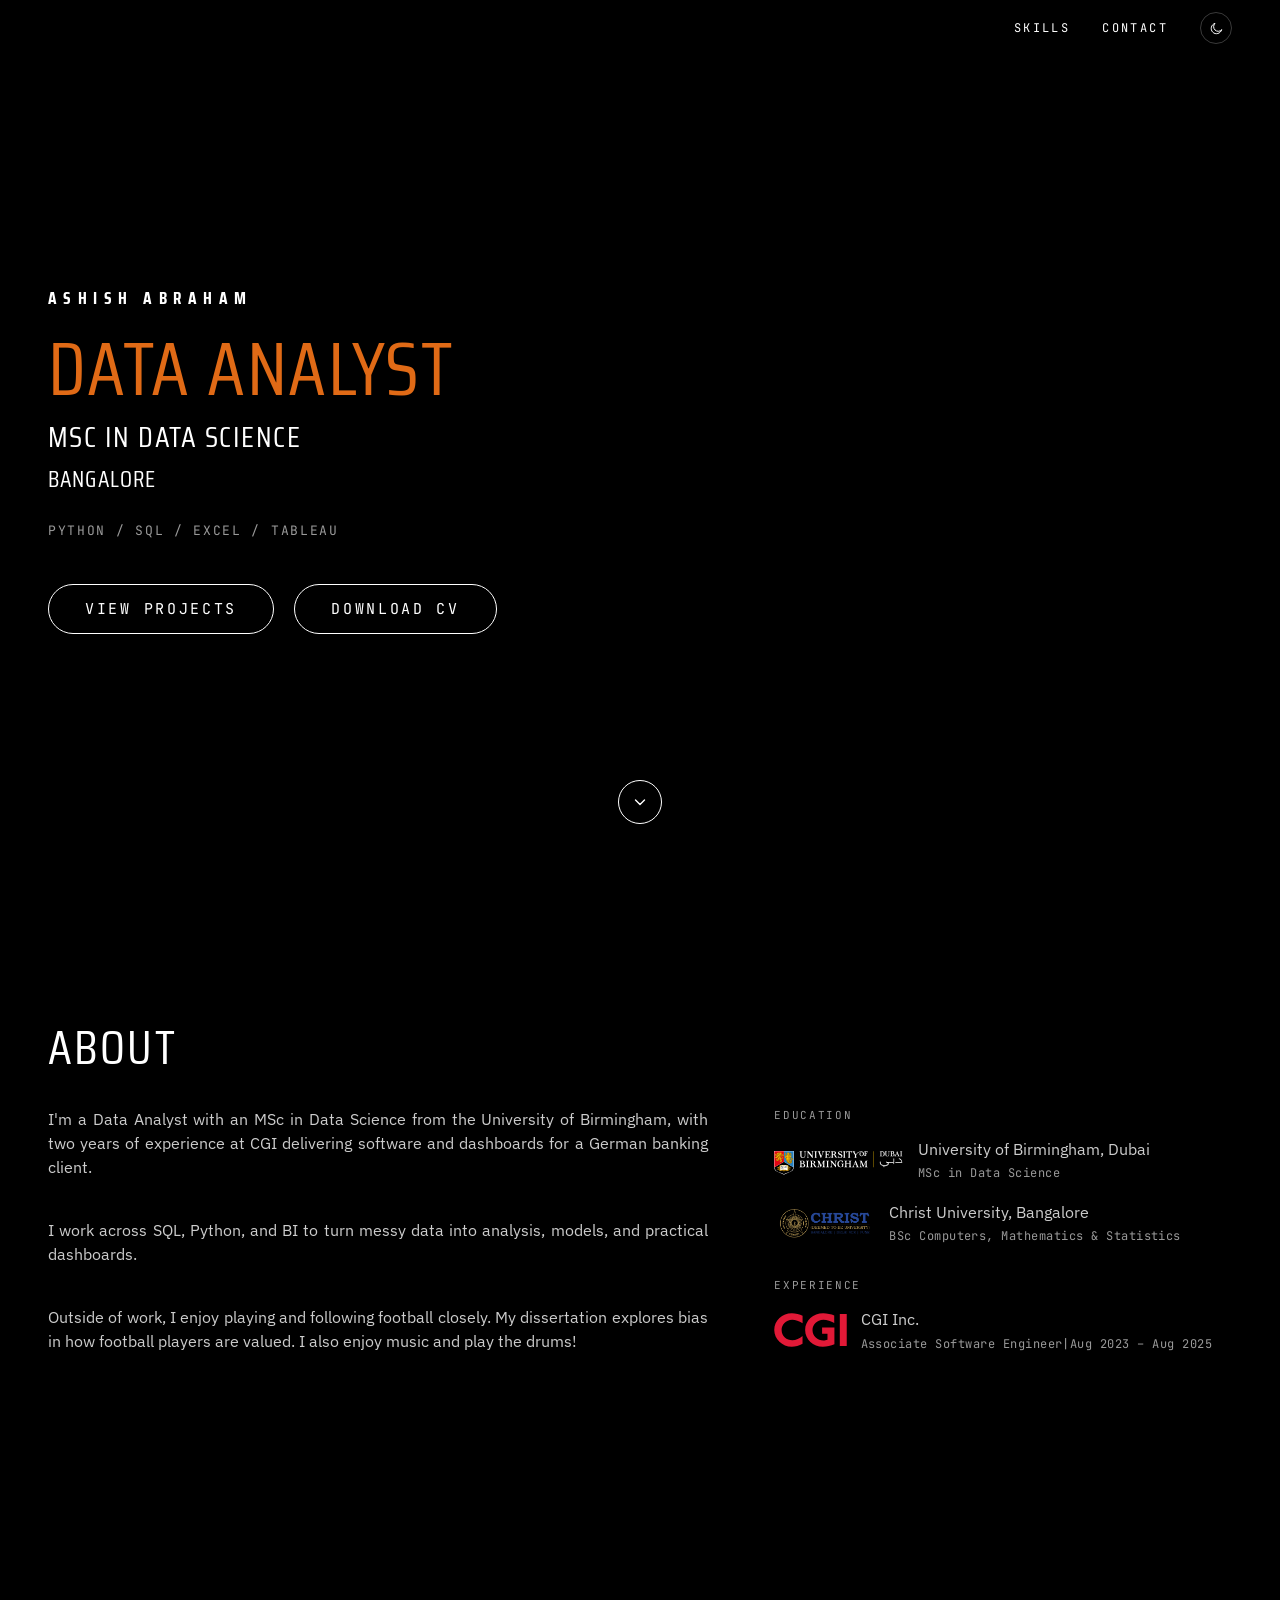
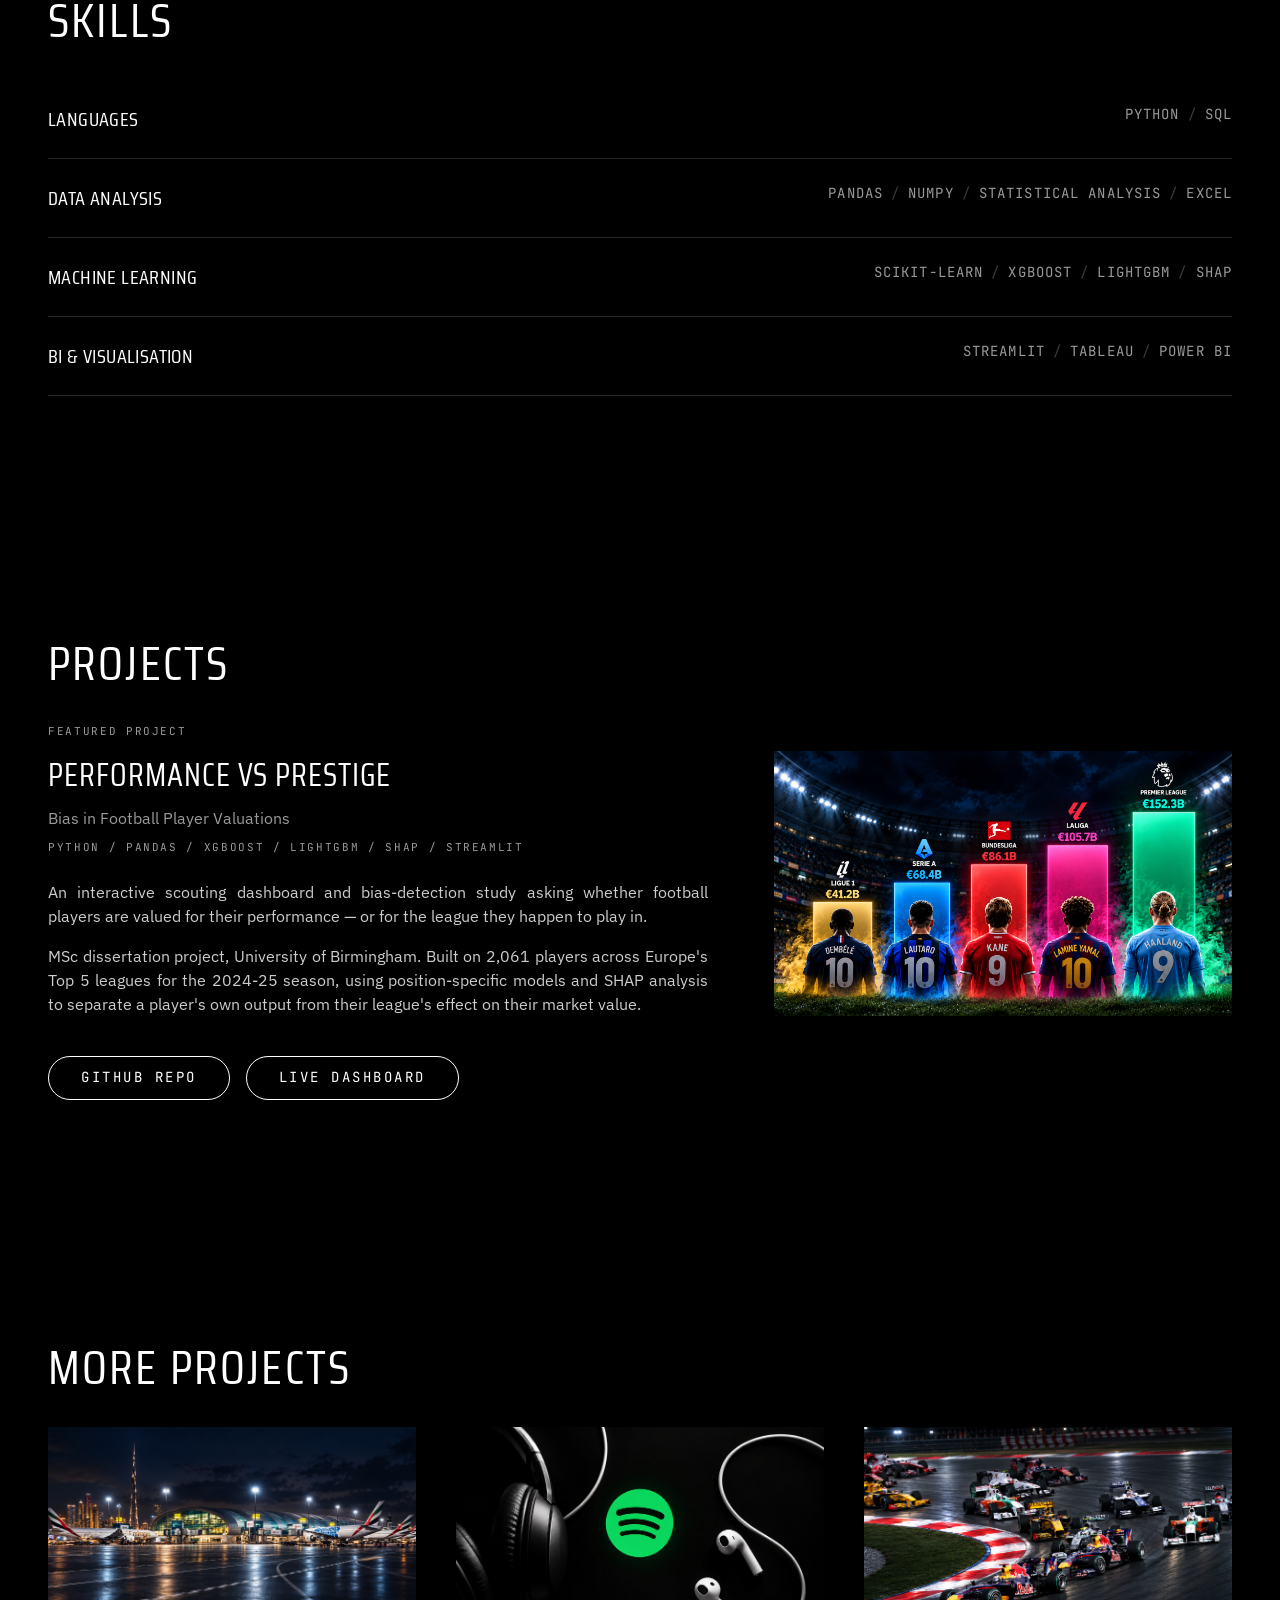
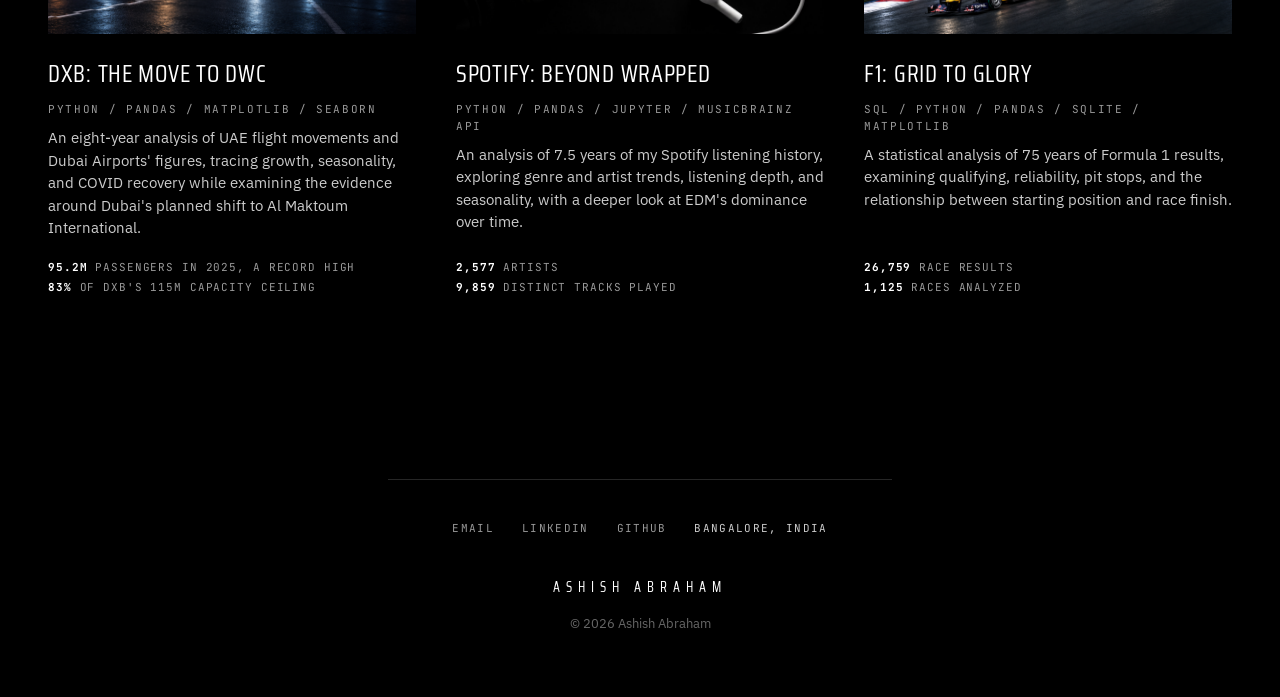
<file: index.html>
<!DOCTYPE html>
<html lang="en">
<head>
<meta charset="UTF-8">
<meta name="viewport" content="width=device-width, initial-scale=1.0">
<meta name="color-scheme" content="dark light">
<script>
  // Applied before first paint to avoid a flash of the wrong theme.
  // Default (no stored choice, or "dark") needs no attribute at all --
  // the base :root tokens in styles.css already are the dark theme.
  (function () {
    try {
      var stored = localStorage.getItem('theme');
      if (stored === 'light') document.documentElement.setAttribute('data-theme', 'light');
    } catch (e) {}
  })();
</script>
<title>Ashish Abraham — Data Analyst</title>
<meta name="description" content="Portfolio of Ashish Abraham, a Data Analyst / BI professional with an MSc in Data Science from the University of Birmingham Dubai, based in Bangalore, India.">
<meta property="og:title" content="Ashish Abraham — Data Analyst">
<meta property="og:description" content="MSc Data Science grad. Python, SQL, Streamlit, Tableau. Currently open to Data Analyst / BI roles.">
<meta property="og:type" content="website">
<link rel="icon" href="data:image/svg+xml,%3Csvg xmlns='http://www.w3.org/2000/svg' viewBox='0 0 64 64'%3E%3Crect width='64' height='64' fill='%23000000'/%3E%3Ctext x='32' y='45' font-family='Georgia' font-size='30' font-weight='400' fill='%23ffffff' text-anchor='middle'%3EA%3C/text%3E%3C/svg%3E">
<link rel="preconnect" href="https://fonts.googleapis.com">
<link rel="preconnect" href="https://fonts.gstatic.com" crossorigin>
<link href="https://fonts.googleapis.com/css2?family=Saira+Condensed:wght@400;700&amp;family=IBM+Plex+Sans:wght@400;500;600&amp;family=JetBrains+Mono:wght@400&amp;display=swap" rel="stylesheet">
<link rel="stylesheet" href="styles.css">
</head>
<body>

<a class="g-skip-link" href="#main">Skip to content</a>

<header class="g-nav">
  <div class="g-wrap g-nav-inner">
      <button type="button" class="g-nav-menu-trigger" id="nav-menu-trigger" aria-label="Open menu" aria-expanded="false" aria-controls="nav-mobile-menu">
        <svg class="g-nav-menu-icon" viewBox="0 0 24 24" fill="none" stroke="currentColor" stroke-width="1.6" stroke-linecap="round" aria-hidden="true">
          <path d="M3 6h18M3 12h18M3 18h18"></path>
        </svg>
      </button>
    <a class="g-wordmark" id="nav-wordmark" href="#top">Ashish Abraham</a>
    <nav class="g-nav-links">
      <a class="g-nav-label" href="#skills">Skills</a>
      <a class="g-nav-label" href="mailto:ajabraham.642@gmail.com">Contact</a>
      <button type="button" class="g-theme-toggle" id="theme-toggle" aria-label="Switch to light theme" aria-pressed="false">
        <svg class="g-theme-icon g-theme-icon--sun" viewBox="0 0 24 24" fill="none" stroke="currentColor" stroke-width="1.6" stroke-linecap="round" aria-hidden="true">
          <circle cx="12" cy="12" r="4.5"></circle>
          <path d="M12 2.5v2.75M12 18.75v2.75M4.22 4.22l1.94 1.94M17.84 17.84l1.94 1.94M2.5 12h2.75M18.75 12h2.75M4.22 19.78l1.94-1.94M17.84 6.16l1.94-1.94"></path>
        </svg>
        <svg class="g-theme-icon g-theme-icon--moon" viewBox="0 0 24 24" fill="none" stroke="currentColor" stroke-width="1.6" stroke-linecap="round" stroke-linejoin="round" aria-hidden="true">
          <path d="M20.2 14.4A8.5 8.5 0 1 1 9.6 3.8a7 7 0 0 0 10.6 10.6Z"></path>
        </svg>
      </button>
    </nav>
  </div>
  <nav class="g-mobile-menu" id="nav-mobile-menu" aria-hidden="true">
    <a class="g-mobile-menu-link" href="#skills">Skills</a>
    <a class="g-mobile-menu-link" href="#projects">Projects</a>
    <a class="g-mobile-menu-link" href="mailto:ajabraham.642@gmail.com">Contact</a>
  </nav>
</header>

<main id="main">

  <section id="top" class="g-hero">
    <div class="g-wrap">
      <p class="g-wordmark g-hero-name" id="hero-name" style="cursor:default;">Ashish Abraham</p>
      <h1 class="g-hero-title">
        <span class="g-hero-title-accent">Data Analyst</span>
        <span class="g-hero-title-sub">MSc in Data Science</span>
        <span class="g-hero-title-sub g-hero-title-sub--place">Bangalore</span>
      </h1>
      <p class="g-hero-caption">Python / SQL / Excel / Tableau</p>
      <div class="g-hero-actions">
        <a href="#featured" class="g-btn">View Projects</a>
        <a href="assets/Ashish_Abraham_CV.pdf" class="g-btn" target="_blank" rel="noopener">Download CV</a>
      </div>
    </div>

    <a href="#about" class="g-scroll-cue" aria-label="Scroll to About section">
      <svg width="14" height="14" viewBox="0 0 14 14" fill="none" xmlns="http://www.w3.org/2000/svg">
        <path d="M2.5 5L7 9.5L11.5 5" stroke="currentColor" stroke-width="1.4" stroke-linecap="round" stroke-linejoin="round"/>
      </svg>
    </a>
  </section>

  <section id="about" class="g-section reveal">
    <div class="g-wrap">
      <h2 class="g-section-title">About</h2>
      <div class="g-feature-grid g-about-grid">
        <div class="g-body">
          <p>I'm a Data Analyst with an MSc in Data Science from the University of Birmingham, with two years of experience at CGI delivering software and dashboards for a German banking client.</p>
          <p>I work across SQL, Python, and BI to turn messy data into analysis, models, and practical dashboards.</p>
          <p>Outside of work, I enjoy playing and following football closely. My dissertation explores bias in how football players are&nbsp;valued. I also enjoy music and play the drums!</p>
        </div>
        <div class="g-about-side">
          <div class="g-about-block">
            <p class="g-card-meta">Education</p>
            <ul class="g-credential-list">
              <li class="g-credential">
                <img src="assets/logos/uob-dubai-dark.svg" alt="University of Birmingham Dubai" class="g-credential-logo g-theme-asset g-theme-asset--dark">
                <img src="assets/logos/uob-dubai-light.svg" alt="University of Birmingham Dubai" class="g-credential-logo g-theme-asset g-theme-asset--light">
                <div class="g-credential-text">
                  <span class="g-credential-name">University of Birmingham, Dubai</span>
                  <span class="g-credential-role">MSc in Data Science</span>
                </div>
              </li>
              <li class="g-credential">
                <img src="assets/logos/christ-university.png" alt="Christ University, Bangalore" class="g-credential-logo">
                <div class="g-credential-text">
                  <span class="g-credential-name">Christ University, Bangalore</span>
                  <span class="g-credential-role">BSc Computers, Mathematics &amp; Statistics</span>
                </div>
              </li>
            </ul>
          </div>
          <div class="g-about-block">
            <p class="g-card-meta">Experience</p>
            <ul class="g-credential-list">
              <li class="g-credential">
                <img src="assets/logos/cgi.svg" alt="CGI" class="g-credential-logo">
                <div class="g-credential-text">
                  <span class="g-credential-name">CGI Inc.</span>
                  <span class="g-credential-role">Associate Software Engineer|Aug 2023 &ndash; Aug 2025</span>
                </div>
              </li>
            </ul>
          </div>
        </div>
      </div>
    </div>
  </section>

  <section id="skills" class="g-section reveal">
    <div class="g-wrap">
      <h2 class="g-section-title">Skills</h2>

      <div class="g-skill-row">
        <span class="g-skill-title">Languages</span>
        <ul class="g-skill-list"><li>Python</li><li>SQL</li></ul>
      </div>
      <div class="g-skill-row">
        <span class="g-skill-title">Data Analysis</span>
        <ul class="g-skill-list"><li>Pandas</li><li>NumPy</li><li>Statistical Analysis</li><li>Excel</li></ul>
      </div>
      <div class="g-skill-row">
        <span class="g-skill-title">Machine Learning</span>
        <ul class="g-skill-list"><li>Scikit-learn</li><li>XGBoost</li><li>LightGBM</li><li>SHAP</li></ul>
      </div>
      <div class="g-skill-row">
        <span class="g-skill-title">BI &amp; Visualisation</span>
        <ul class="g-skill-list"><li>Streamlit</li><li>Tableau</li><li>Power BI</li></ul>
      </div>
    </div>
  </section>

  <section id="featured" class="g-section reveal">
    <div class="g-wrap">
      <h2 class="g-section-title">Projects</h2>
      <p class="g-caption-link">Featured Project</p>

      <div class="g-feature-grid g-about-grid">
        <div class="g-feature-copy">
          <a class="g-feature-title-link" href="football-case-study.html" aria-label="Read the Performance vs Prestige case study">
            <h2 class="g-feature-title"><span class="g-feature-title-text">Performance vs Prestige</span><span class="g-feature-subtitle">Bias in Football Player Valuations</span></h2>
          </a>
          <p class="g-card-meta">Python / pandas / XGBoost / LightGBM / SHAP / Streamlit</p>
          <p class="g-body">An interactive scouting dashboard and bias-detection study asking whether football players are valued for their performance — or for the league they happen to play in.</p>
          <p class="g-body">MSc dissertation project, University of Birmingham. Built on 2,061 players across Europe's Top 5 leagues for the 2024-25 season, using position-specific models and SHAP analysis to separate a player's own output from their league's effect on their market value.</p>
        </div>

        <a class="g-feature-photo" href="football-case-study.html" aria-label="Read the Performance vs Prestige case study">
          <img src="assets/Football_Dark.jpg" alt="Five football players in their club and national kits, viewed from behind, each standing in front of their league's crest and total market value: Ligue 1, Serie A, Bundesliga, LaLiga, and the Premier League" class="g-theme-asset g-theme-asset--dark">
          <img src="assets/Football_Light.png" alt="Five football players in their club and national kits, viewed from behind, each standing in front of their league's crest and total market value: Ligue 1, Serie A, Bundesliga, LaLiga, and the Premier League" class="g-theme-asset g-theme-asset--light">
        </a>
      </div>

      <div class="g-feature-actions">
        <a href="https://github.com/AJA642/Football-PlayerValuation" class="g-btn" target="_blank" rel="noopener">GitHub Repo</a>
        <a href="https://football-playervaluation.streamlit.app" class="g-btn" target="_blank" rel="noopener">Live Dashboard</a>
      </div>
    </div>
  </section>

  <section id="projects" class="g-section reveal">
    <div class="g-wrap">
      <h2 class="g-section-title">More Projects</h2>
      <div class="g-cards-grid">

        <article class="g-card">
          <a class="g-card-media" href="dxb-case-study.html" aria-label="Read the DXB: The Move to DWC case study">
            <img src="assets/DXB_Dark.png" alt="Emirates aircraft parked at Dubai International Airport's terminal at dusk, with the Dubai skyline and Burj Khalifa in the background" class="g-theme-asset g-theme-asset--dark">
            <img src="assets/DXB_Light.webp" alt="Emirates aircraft parked at Dubai International Airport's terminal at dusk, with the Dubai skyline and Burj Khalifa in the background" class="g-theme-asset g-theme-asset--light">
          </a>
          <a class="g-card-title-link" href="dxb-case-study.html" aria-label="Read the DXB: The Move to DWC case study">
            <h3 class="g-card-title">DXB: The Move to DWC</h3>
          </a>
          <p class="g-card-meta">Python / pandas / Matplotlib / Seaborn</p>
          <p class="g-card-desc">An eight-year analysis of UAE flight movements and Dubai Airports' figures, tracing growth, seasonality, and COVID recovery while examining the evidence around Dubai's planned shift to Al Maktoum International.</p>
          <div class="g-card-stats">
            <span><strong>95.2M</strong> passengers in 2025, a record high</span>
            <span><strong>83%</strong> of DXB's 115M capacity ceiling</span>
          </div>
        </article>

        <article class="g-card">
          <a class="g-card-media" href="spotify-case-study.html" aria-label="Read the Beyond Wrapped case study">
            <img src="assets/Spotify_Dark.jpg" alt="Headphones and earbuds beside a glowing Spotify logo on a black background" class="g-theme-asset g-theme-asset--dark">
            <img src="assets/Spotify_Light.png" alt="Headphones and earbuds beside a glowing Spotify logo on a black background" class="g-theme-asset g-theme-asset--light">
          </a>
          <a class="g-card-title-link" href="spotify-case-study.html" aria-label="Read the Beyond Wrapped case study">
            <h3 class="g-card-title">Spotify: Beyond Wrapped</h3>
          </a>
          <p class="g-card-meta">Python / pandas / Jupyter / MusicBrainz API</p>
          <p class="g-card-desc">An analysis of 7.5 years of my Spotify listening history, exploring genre and artist trends, listening depth, and seasonality, with a deeper look at EDM's dominance over time.</p>
          <div class="g-card-stats">
            <span><strong>2,577</strong> artists</span>
            <span><strong>9,859</strong> distinct tracks played</span>
          </div>
        </article>

        <article class="g-card">
          <a class="g-card-media" href="f1-case-study.html" aria-label="Read the F1: Grid to Glory case study">
            <img src="assets/F1_Dark.png" alt="A pack of Formula 1 cars battling through a corner" class="g-theme-asset g-theme-asset--dark">
            <img src="assets/F1_Light.jpg" alt="A pack of Formula 1 cars battling through a corner" class="g-theme-asset g-theme-asset--light">
          </a>
          <a class="g-card-title-link" href="f1-case-study.html" aria-label="Read the F1: Grid to Glory case study">
            <h3 class="g-card-title">F1: Grid to Glory</h3>
          </a>
          <p class="g-card-meta">SQL / Python / pandas / SQLite / Matplotlib</p>
          <p class="g-card-desc">A statistical analysis of 75 years of Formula 1 results, examining qualifying, reliability, pit stops, and the relationship between starting position and race finish.</p>
          <div class="g-card-stats">
            <span><strong>26,759</strong> race results</span>
            <span><strong>1,125</strong> races analyzed</span>
          </div>
        </article>

      </div>
    </div>
  </section>

</main>

<footer id="contact" class="g-footer">
  <div class="g-wrap">
    <ul class="g-footer-links">
      <li><a href="mailto:ajabraham.642@gmail.com">Email</a></li>
      <li><a href="https://www.linkedin.com/in/ashish-john-abraham-1352b7222/" target="_blank" rel="noopener">LinkedIn</a></li>
      <li><a href="https://github.com/AJA642" target="_blank" rel="noopener">GitHub</a></li>
      <li>Bangalore, India</li>
    </ul>
    <p class="g-footer-wordmark">Ashish Abraham</p>
    <p class="g-footer-fine">© 2026 Ashish Abraham</p>
  </div>
</footer>

<script src="script.js"></script>
</body>
</html>
</file>
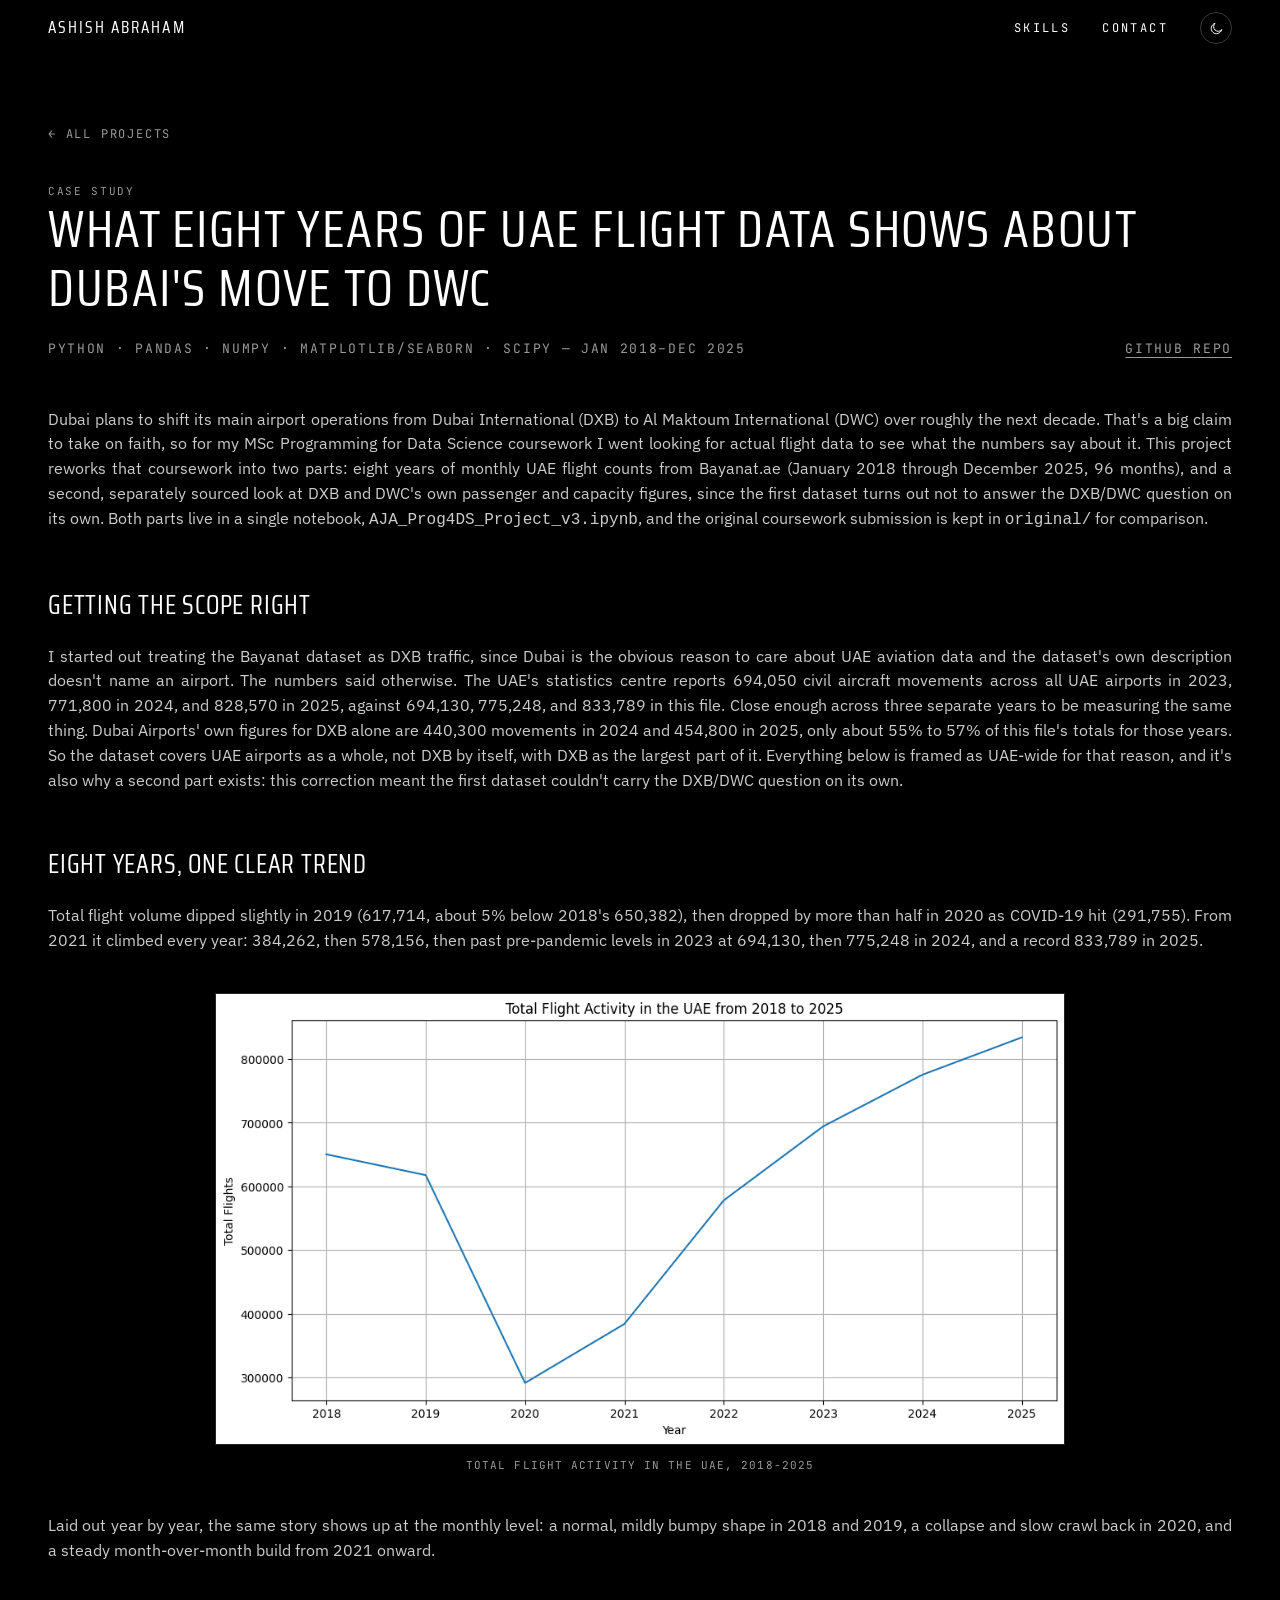
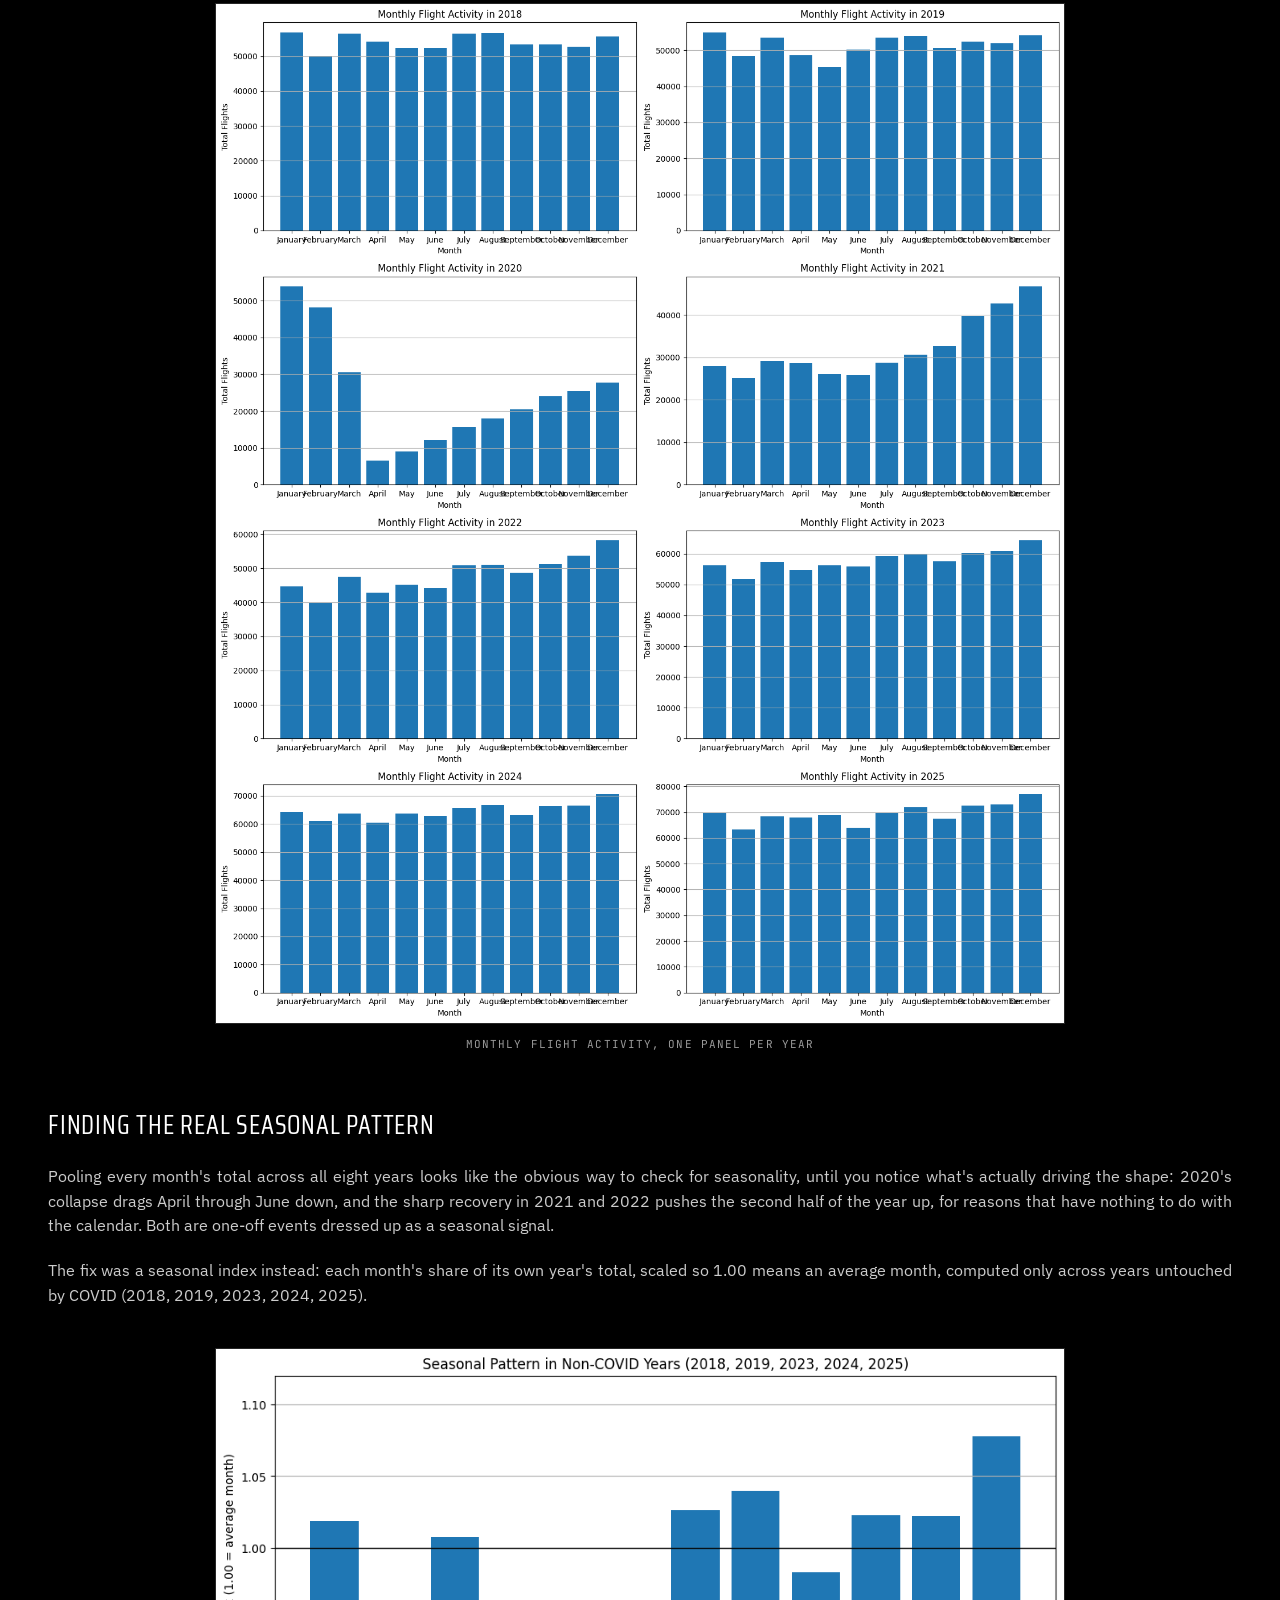
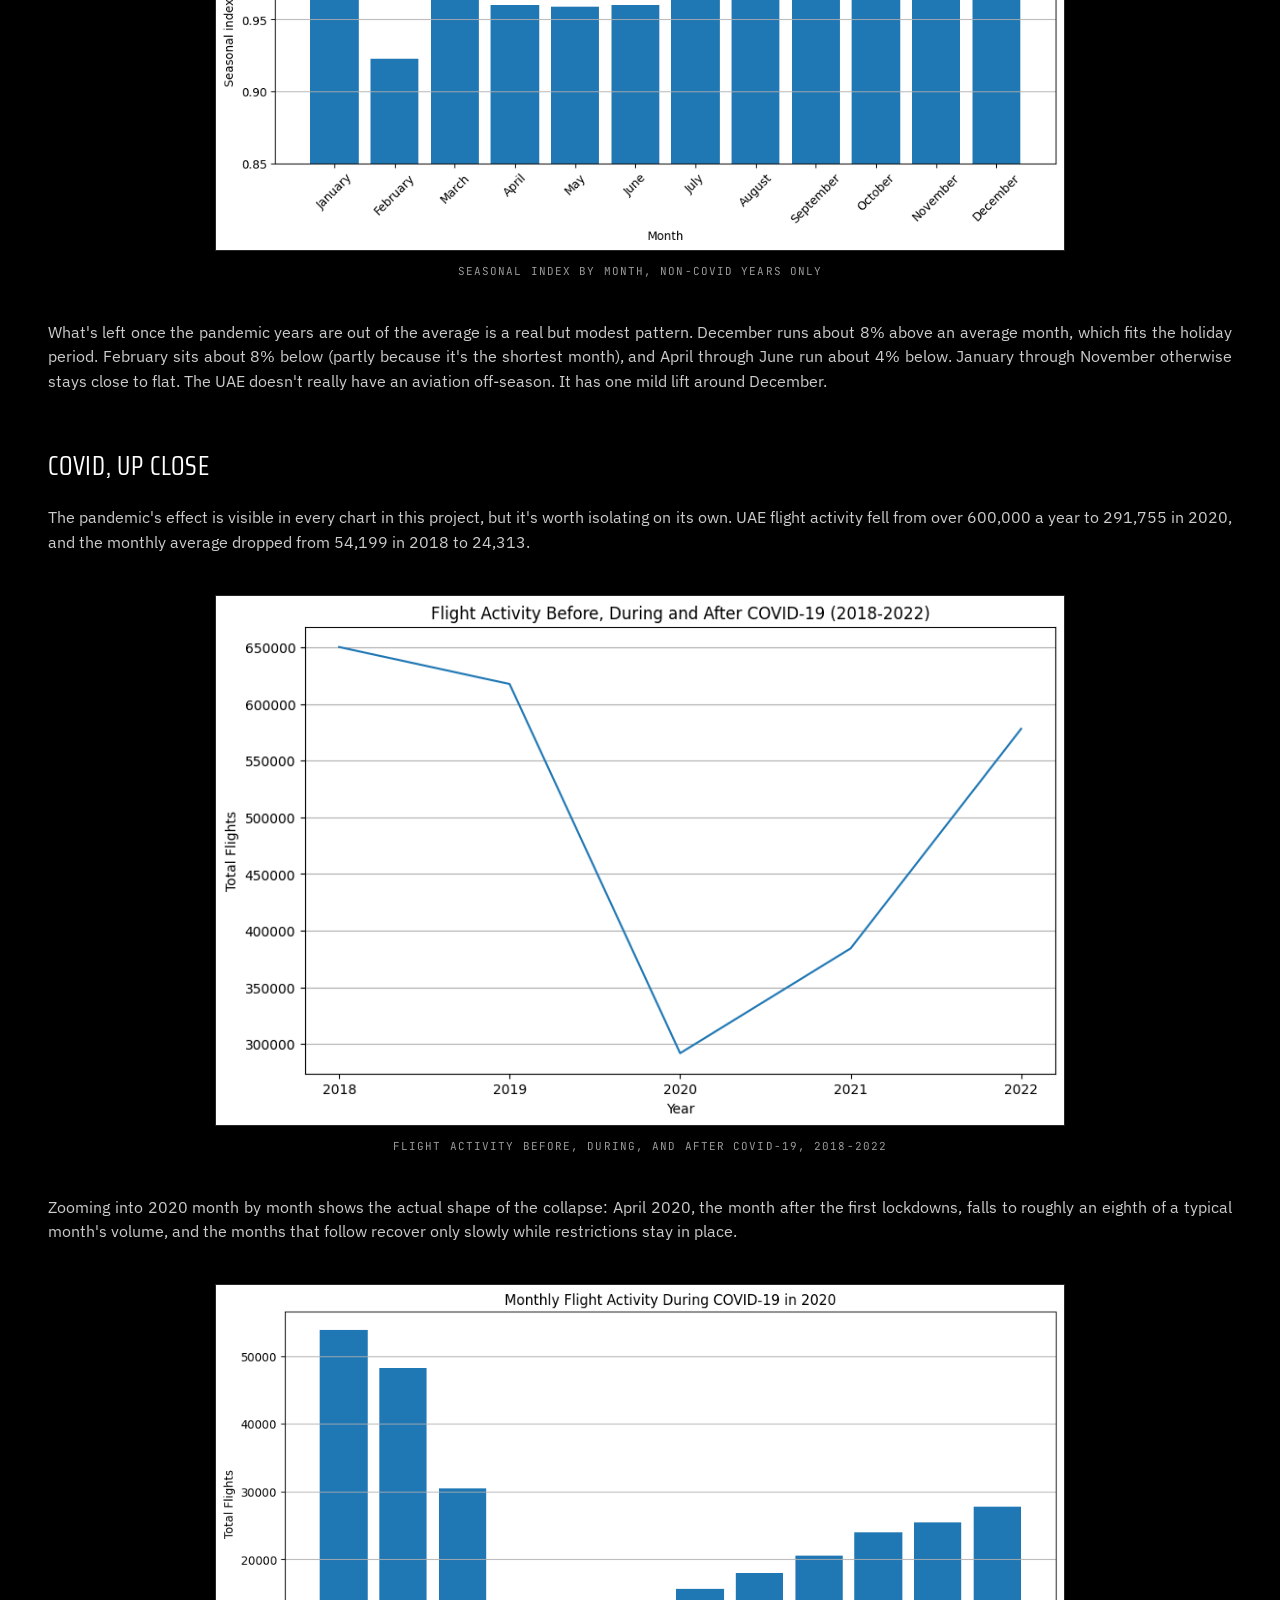
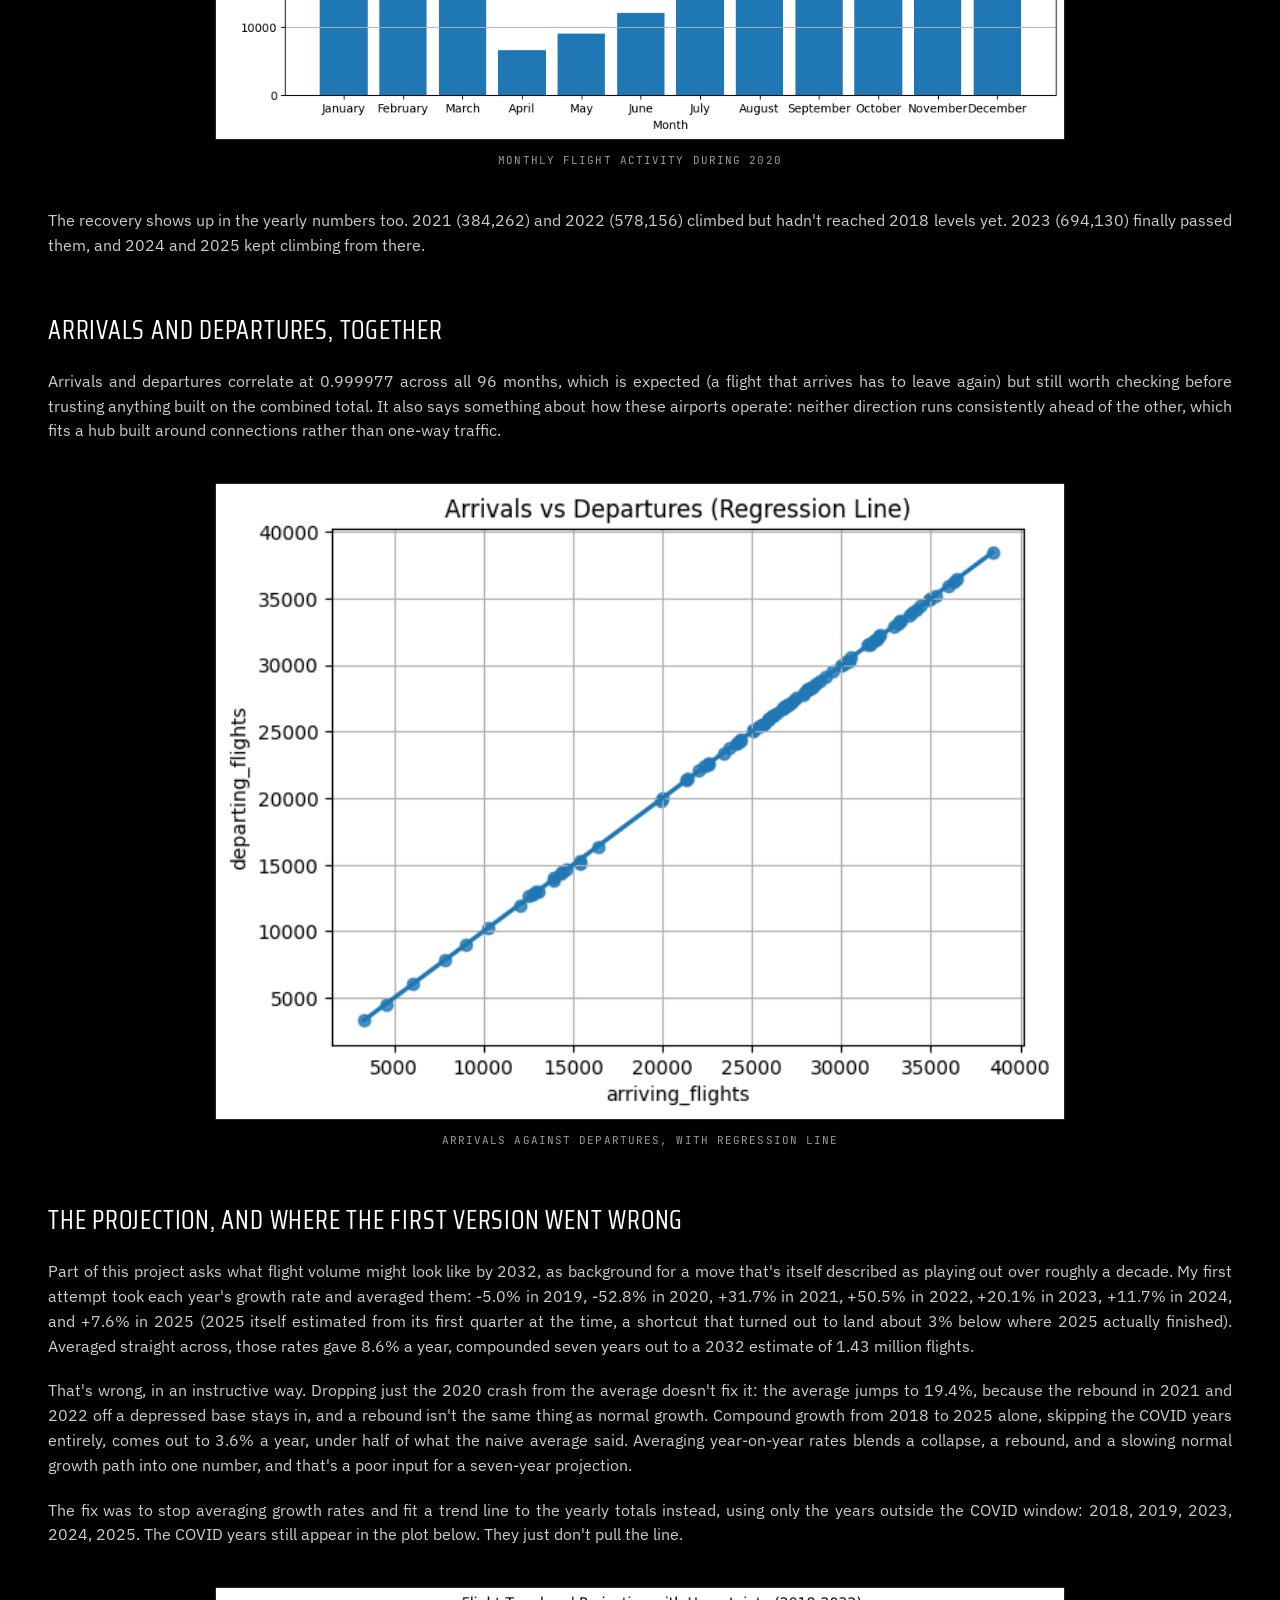
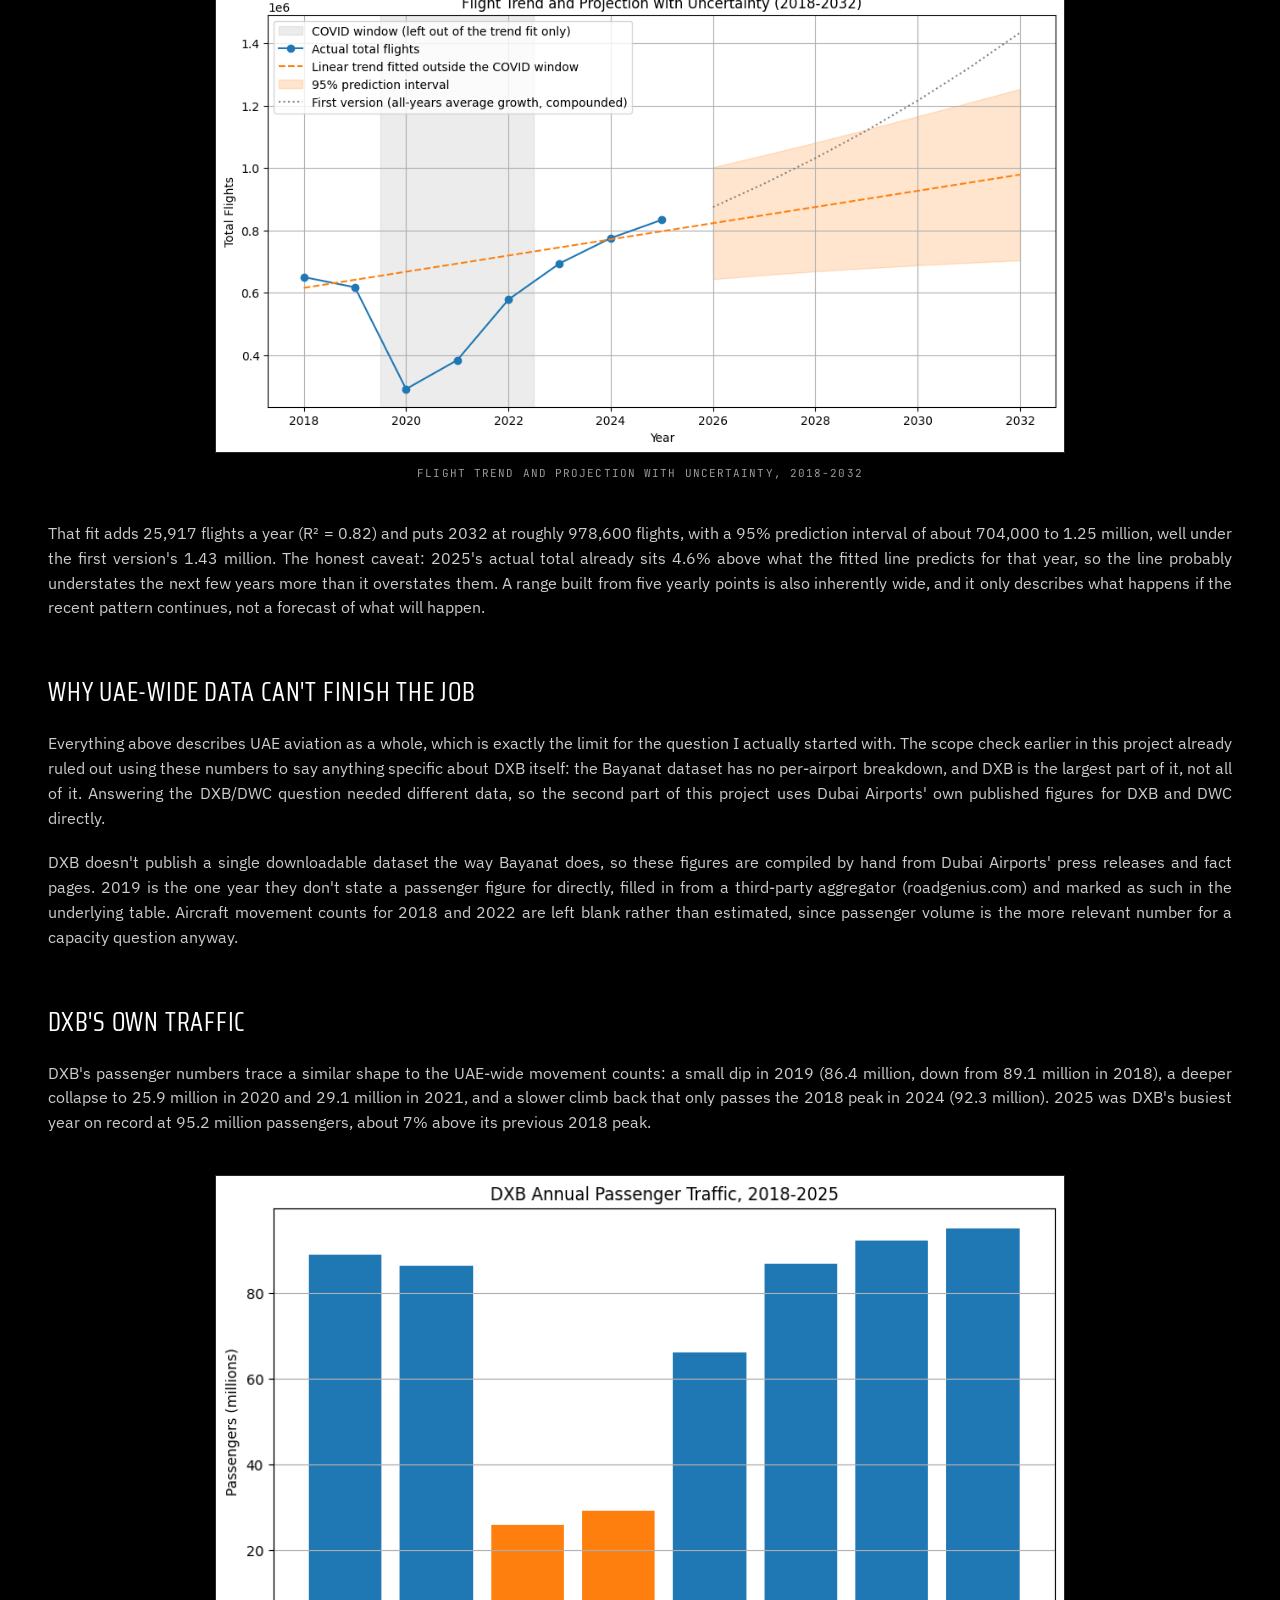
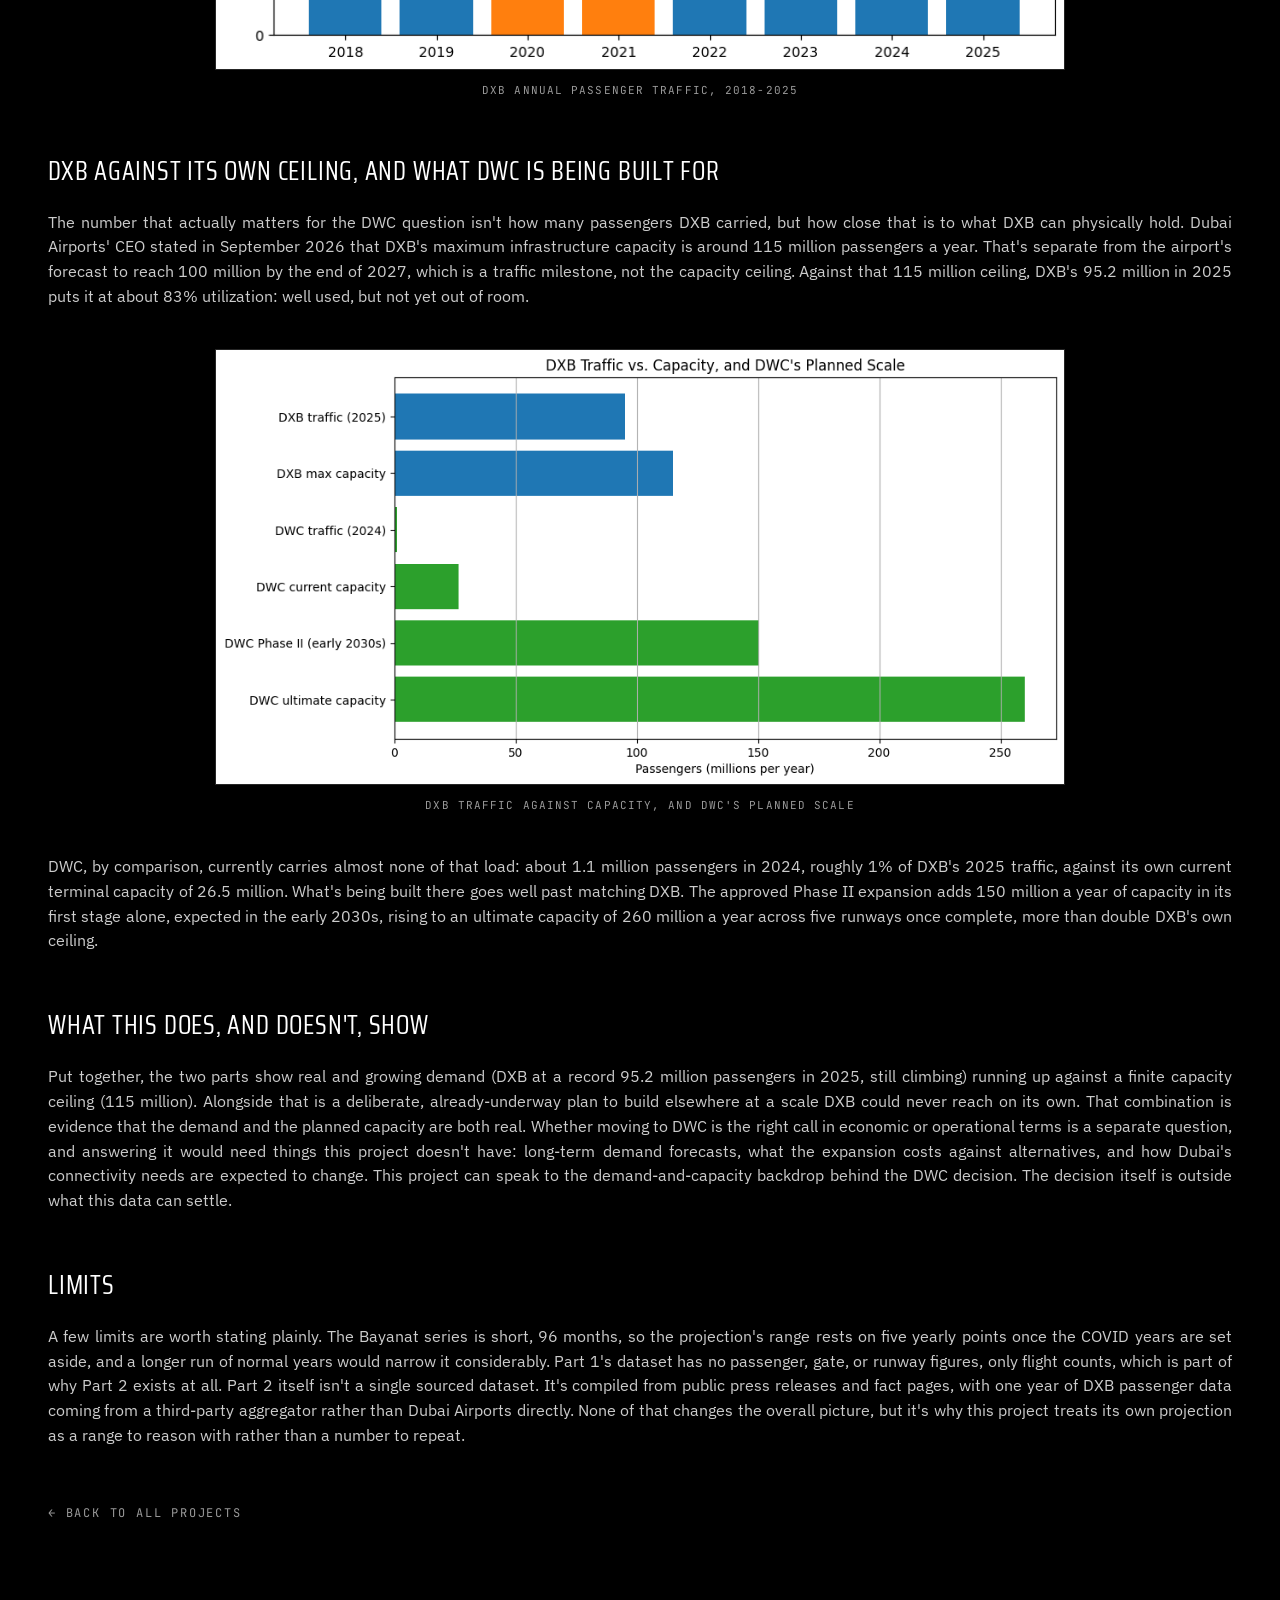
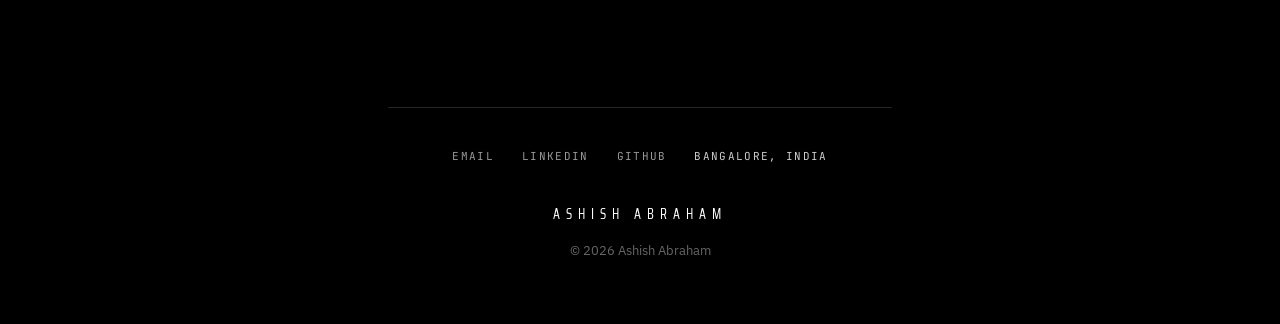
<file: dxb-case-study.html>
<!DOCTYPE html>
<html lang="en">
<head>
<meta charset="UTF-8">
<meta name="viewport" content="width=device-width, initial-scale=1.0">
<meta name="color-scheme" content="dark light">
<script>
  // Applied before first paint to avoid a flash of the wrong theme.
  // Default (no stored choice, or "dark") needs no attribute at all --
  // the base :root tokens in styles.css already are the dark theme.
  (function () {
    try {
      var stored = localStorage.getItem('theme');
      if (stored === 'light') document.documentElement.setAttribute('data-theme', 'light');
    } catch (e) {}
  })();
</script>
<title>What Eight Years of UAE Flight Data Shows About Dubai's Move to DWC — Ashish Abraham</title>
<meta name="description" content="An MSc data analysis project on eight years of UAE flight movements and Dubai Airports' own DXB/DWC figures, tracing growth, seasonality, and COVID recovery, then testing what the evidence does and doesn't say about Dubai's planned shift to Al Maktoum International.">
<meta property="og:title" content="What Eight Years of UAE Flight Data Shows About Dubai's Move to DWC">
<meta property="og:description" content="An MSc data analysis project on eight years of UAE flight movements and Dubai Airports' own DXB/DWC figures, tracing growth, seasonality, and COVID recovery, then testing what the evidence does and doesn't say about Dubai's planned shift to Al Maktoum International.">
<meta property="og:type" content="article">
<link rel="icon" href="data:image/svg+xml,%3Csvg xmlns='http://www.w3.org/2000/svg' viewBox='0 0 64 64'%3E%3Crect width='64' height='64' fill='%23000000'/%3E%3Ctext x='32' y='45' font-family='Georgia' font-size='30' font-weight='400' fill='%23ffffff' text-anchor='middle'%3EA%3C/text%3E%3C/svg%3E">
<link rel="preconnect" href="https://fonts.googleapis.com">
<link rel="preconnect" href="https://fonts.gstatic.com" crossorigin>
<link href="https://fonts.googleapis.com/css2?family=Saira+Condensed:wght@400;700&amp;family=IBM+Plex+Sans:wght@400;500;600&amp;family=JetBrains+Mono:wght@400&amp;display=swap" rel="stylesheet">
<link rel="stylesheet" href="styles.css">
</head>
<body>

<a class="g-skip-link" href="#main">Skip to content</a>

<header class="g-nav">
  <div class="g-wrap g-nav-inner">
      <button type="button" class="g-nav-menu-trigger" id="nav-menu-trigger" aria-label="Open menu" aria-expanded="false" aria-controls="nav-mobile-menu">
        <svg class="g-nav-menu-icon" viewBox="0 0 24 24" fill="none" stroke="currentColor" stroke-width="1.6" stroke-linecap="round" aria-hidden="true">
          <path d="M3 6h18M3 12h18M3 18h18"></path>
        </svg>
      </button>
    <a class="g-wordmark is-visible" id="nav-wordmark" href="index.html#top">Ashish Abraham</a>
    <nav class="g-nav-links">
      <a class="g-nav-label" href="index.html#skills">Skills</a>
      <a class="g-nav-label" href="mailto:ajabraham.642@gmail.com">Contact</a>
      <button type="button" class="g-theme-toggle" id="theme-toggle" aria-label="Switch to light theme" aria-pressed="false">
        <svg class="g-theme-icon g-theme-icon--sun" viewBox="0 0 24 24" fill="none" stroke="currentColor" stroke-width="1.6" stroke-linecap="round" aria-hidden="true">
          <circle cx="12" cy="12" r="4.5"></circle>
          <path d="M12 2.5v2.75M12 18.75v2.75M4.22 4.22l1.94 1.94M17.84 17.84l1.94 1.94M2.5 12h2.75M18.75 12h2.75M4.22 19.78l1.94-1.94M17.84 6.16l1.94-1.94"></path>
        </svg>
        <svg class="g-theme-icon g-theme-icon--moon" viewBox="0 0 24 24" fill="none" stroke="currentColor" stroke-width="1.6" stroke-linecap="round" stroke-linejoin="round" aria-hidden="true">
          <path d="M20.2 14.4A8.5 8.5 0 1 1 9.6 3.8a7 7 0 0 0 10.6 10.6Z"></path>
        </svg>
      </button>
    </nav>
  </div>
  <nav class="g-mobile-menu" id="nav-mobile-menu" aria-hidden="true">
    <a class="g-mobile-menu-link" href="index.html#skills">Skills</a>
    <a class="g-mobile-menu-link" href="index.html#projects">Projects</a>
    <a class="g-mobile-menu-link" href="mailto:ajabraham.642@gmail.com">Contact</a>
  </nav>
</header>

<main id="main">
  <section class="g-section g-case-page">
    <div class="g-wrap">
      <a class="g-case-back" href="index.html#projects">&larr; All Projects</a>

      <p class="g-caption-link">Case Study</p>
      <h1 class="g-case-title">What Eight Years of UAE Flight Data Shows About Dubai's Move to DWC</h1>
      <div class="g-case-meta-row">
        <p class="g-case-meta">Python &middot; pandas &middot; NumPy &middot; Matplotlib/Seaborn &middot; SciPy &mdash; Jan 2018&ndash;Dec 2025</p>
        <a href="https://github.com/AJA642/DXB-Move-to-DWC" class="g-case-links-trigger" target="_blank" rel="noopener">GitHub Repo</a>
      </div>

      <div class="g-case-body">
        <p>Dubai plans to shift its main airport operations from Dubai International (DXB) to Al Maktoum International (DWC) over roughly the next decade. That's a big claim to take on faith, so for my MSc Programming for Data Science coursework I went looking for actual flight data to see what the numbers say about it. This project reworks that coursework into two parts: eight years of monthly UAE flight counts from Bayanat.ae (January 2018 through December 2025, 96 months), and a second, separately sourced look at DXB and DWC's own passenger and capacity figures, since the first dataset turns out not to answer the DXB/DWC question on its own. Both parts live in a single notebook, <code>AJA_Prog4DS_Project_v3.ipynb</code>, and the original coursework submission is kept in <code>original/</code> for comparison.</p>
      </div>

      <h2 class="g-case-subhead">Getting the scope right</h2>
      <div class="g-case-body">
        <p>I started out treating the Bayanat dataset as DXB traffic, since Dubai is the obvious reason to care about UAE aviation data and the dataset's own description doesn't name an airport. The numbers said otherwise. The UAE's statistics centre reports 694,050 civil aircraft movements across all UAE airports in 2023, 771,800 in 2024, and 828,570 in 2025, against 694,130, 775,248, and 833,789 in this file. Close enough across three separate years to be measuring the same thing. Dubai Airports' own figures for DXB alone are 440,300 movements in 2024 and 454,800 in 2025, only about 55% to 57% of this file's totals for those years. So the dataset covers UAE airports as a whole, not DXB by itself, with DXB as the largest part of it. Everything below is framed as UAE-wide for that reason, and it's also why a second part exists: this correction meant the first dataset couldn't carry the DXB/DWC question on its own.</p>
      </div>

      <h2 class="g-case-subhead">Eight years, one clear trend</h2>
      <div class="g-case-body">
        <p>Total flight volume dipped slightly in 2019 (617,714, about 5% below 2018's 650,382), then dropped by more than half in 2020 as COVID-19 hit (291,755). From 2021 it climbed every year: 384,262, then 578,156, then past pre-pandemic levels in 2023 at 694,130, then 775,248 in 2024, and a record 833,789 in 2025.</p>
      </div>
      <figure class="g-case-figure">
        <img src="assets/dxb-case-study/01_yearly_flight_trend.png" alt="Total flight activity in the UAE, 2018-2025">
        <figcaption>Total flight activity in the UAE, 2018-2025</figcaption>
      </figure>
      <div class="g-case-body">
        <p>Laid out year by year, the same story shows up at the monthly level: a normal, mildly bumpy shape in 2018 and 2019, a collapse and slow crawl back in 2020, and a steady month-over-month build from 2021 onward.</p>
      </div>
      <figure class="g-case-figure">
        <img src="assets/dxb-case-study/02_monthly_by_year_grid.png" alt="Monthly flight activity, one panel per year">
        <figcaption>Monthly flight activity, one panel per year</figcaption>
      </figure>

      <h2 class="g-case-subhead">Finding the real seasonal pattern</h2>
      <div class="g-case-body">
        <p>Pooling every month's total across all eight years looks like the obvious way to check for seasonality, until you notice what's actually driving the shape: 2020's collapse drags April through June down, and the sharp recovery in 2021 and 2022 pushes the second half of the year up, for reasons that have nothing to do with the calendar. Both are one-off events dressed up as a seasonal signal.</p>
        <p>The fix was a seasonal index instead: each month's share of its own year's total, scaled so 1.00 means an average month, computed only across years untouched by COVID (2018, 2019, 2023, 2024, 2025).</p>
      </div>
      <figure class="g-case-figure">
        <img src="assets/dxb-case-study/03_seasonal_index.png" alt="Seasonal index by month, non-COVID years only">
        <figcaption>Seasonal index by month, non-COVID years only</figcaption>
      </figure>
      <div class="g-case-body">
        <p>What's left once the pandemic years are out of the average is a real but modest pattern. December runs about 8% above an average month, which fits the holiday period. February sits about 8% below (partly because it's the shortest month), and April through June run about 4% below. January through November otherwise stays close to flat. The UAE doesn't really have an aviation off-season. It has one mild lift around December.</p>
      </div>

      <h2 class="g-case-subhead">COVID, up close</h2>
      <div class="g-case-body">
        <p>The pandemic's effect is visible in every chart in this project, but it's worth isolating on its own. UAE flight activity fell from over 600,000 a year to 291,755 in 2020, and the monthly average dropped from 54,199 in 2018 to 24,313.</p>
      </div>
      <figure class="g-case-figure">
        <img src="assets/dxb-case-study/04_covid_trend.png" alt="Flight activity before, during, and after COVID-19, 2018-2022">
        <figcaption>Flight activity before, during, and after COVID-19, 2018-2022</figcaption>
      </figure>
      <div class="g-case-body">
        <p>Zooming into 2020 month by month shows the actual shape of the collapse: April 2020, the month after the first lockdowns, falls to roughly an eighth of a typical month's volume, and the months that follow recover only slowly while restrictions stay in place.</p>
      </div>
      <figure class="g-case-figure">
        <img src="assets/dxb-case-study/05_covid_2020_monthly.png" alt="Monthly flight activity during 2020">
        <figcaption>Monthly flight activity during 2020</figcaption>
      </figure>
      <div class="g-case-body">
        <p>The recovery shows up in the yearly numbers too. 2021 (384,262) and 2022 (578,156) climbed but hadn't reached 2018 levels yet. 2023 (694,130) finally passed them, and 2024 and 2025 kept climbing from there.</p>
      </div>

      <h2 class="g-case-subhead">Arrivals and departures, together</h2>
      <div class="g-case-body">
        <p>Arrivals and departures correlate at 0.999977 across all 96 months, which is expected (a flight that arrives has to leave again) but still worth checking before trusting anything built on the combined total. It also says something about how these airports operate: neither direction runs consistently ahead of the other, which fits a hub built around connections rather than one-way traffic.</p>
      </div>
      <figure class="g-case-figure">
        <img src="assets/dxb-case-study/06_arrivals_departures_regression.png" alt="Arrivals against departures, with regression line">
        <figcaption>Arrivals against departures, with regression line</figcaption>
      </figure>

      <h2 class="g-case-subhead">The projection, and where the first version went wrong</h2>
      <div class="g-case-body">
        <p>Part of this project asks what flight volume might look like by 2032, as background for a move that's itself described as playing out over roughly a decade. My first attempt took each year's growth rate and averaged them: -5.0% in 2019, -52.8% in 2020, +31.7% in 2021, +50.5% in 2022, +20.1% in 2023, +11.7% in 2024, and +7.6% in 2025 (2025 itself estimated from its first quarter at the time, a shortcut that turned out to land about 3% below where 2025 actually finished). Averaged straight across, those rates gave 8.6% a year, compounded seven years out to a 2032 estimate of 1.43 million flights.</p>
        <p>That's wrong, in an instructive way. Dropping just the 2020 crash from the average doesn't fix it: the average jumps to 19.4%, because the rebound in 2021 and 2022 off a depressed base stays in, and a rebound isn't the same thing as normal growth. Compound growth from 2018 to 2025 alone, skipping the COVID years entirely, comes out to 3.6% a year, under half of what the naive average said. Averaging year-on-year rates blends a collapse, a rebound, and a slowing normal growth path into one number, and that's a poor input for a seven-year projection.</p>
        <p>The fix was to stop averaging growth rates and fit a trend line to the yearly totals instead, using only the years outside the COVID window: 2018, 2019, 2023, 2024, 2025. The COVID years still appear in the plot below. They just don't pull the line.</p>
      </div>
      <figure class="g-case-figure">
        <img src="assets/dxb-case-study/07_trend_projection.png" alt="Flight trend and projection with uncertainty, 2018-2032">
        <figcaption>Flight trend and projection with uncertainty, 2018-2032</figcaption>
      </figure>
      <div class="g-case-body">
        <p>That fit adds 25,917 flights a year (R&sup2; = 0.82) and puts 2032 at roughly 978,600 flights, with a 95% prediction interval of about 704,000 to 1.25 million, well under the first version's 1.43 million. The honest caveat: 2025's actual total already sits 4.6% above what the fitted line predicts for that year, so the line probably understates the next few years more than it overstates them. A range built from five yearly points is also inherently wide, and it only describes what happens if the recent pattern continues, not a forecast of what will happen.</p>
      </div>

      <h2 class="g-case-subhead">Why UAE-wide data can't finish the job</h2>
      <div class="g-case-body">
        <p>Everything above describes UAE aviation as a whole, which is exactly the limit for the question I actually started with. The scope check earlier in this project already ruled out using these numbers to say anything specific about DXB itself: the Bayanat dataset has no per-airport breakdown, and DXB is the largest part of it, not all of it. Answering the DXB/DWC question needed different data, so the second part of this project uses Dubai Airports' own published figures for DXB and DWC directly.</p>
        <p>DXB doesn't publish a single downloadable dataset the way Bayanat does, so these figures are compiled by hand from Dubai Airports' press releases and fact pages. 2019 is the one year they don't state a passenger figure for directly, filled in from a third-party aggregator (roadgenius.com) and marked as such in the underlying table. Aircraft movement counts for 2018 and 2022 are left blank rather than estimated, since passenger volume is the more relevant number for a capacity question anyway.</p>
      </div>

      <h2 class="g-case-subhead">DXB's own traffic</h2>
      <div class="g-case-body">
        <p>DXB's passenger numbers trace a similar shape to the UAE-wide movement counts: a small dip in 2019 (86.4 million, down from 89.1 million in 2018), a deeper collapse to 25.9 million in 2020 and 29.1 million in 2021, and a slower climb back that only passes the 2018 peak in 2024 (92.3 million). 2025 was DXB's busiest year on record at 95.2 million passengers, about 7% above its previous 2018 peak.</p>
      </div>
      <figure class="g-case-figure">
        <img src="assets/dxb-case-study/08_dxb_passenger_traffic.png" alt="DXB annual passenger traffic, 2018-2025">
        <figcaption>DXB annual passenger traffic, 2018-2025</figcaption>
      </figure>

      <h2 class="g-case-subhead">DXB against its own ceiling, and what DWC is being built for</h2>
      <div class="g-case-body">
        <p>The number that actually matters for the DWC question isn't how many passengers DXB carried, but how close that is to what DXB can physically hold. Dubai Airports' CEO stated in September 2026 that DXB's maximum infrastructure capacity is around 115 million passengers a year. That's separate from the airport's forecast to reach 100 million by the end of 2027, which is a traffic milestone, not the capacity ceiling. Against that 115 million ceiling, DXB's 95.2 million in 2025 puts it at about 83% utilization: well used, but not yet out of room.</p>
      </div>
      <figure class="g-case-figure">
        <img src="assets/dxb-case-study/09_dxb_dwc_capacity.png" alt="DXB traffic against capacity, and DWC's planned scale">
        <figcaption>DXB traffic against capacity, and DWC's planned scale</figcaption>
      </figure>
      <div class="g-case-body">
        <p>DWC, by comparison, currently carries almost none of that load: about 1.1 million passengers in 2024, roughly 1% of DXB's 2025 traffic, against its own current terminal capacity of 26.5 million. What's being built there goes well past matching DXB. The approved Phase II expansion adds 150 million a year of capacity in its first stage alone, expected in the early 2030s, rising to an ultimate capacity of 260 million a year across five runways once complete, more than double DXB's own ceiling.</p>
      </div>

      <h2 class="g-case-subhead">What this does, and doesn't, show</h2>
      <div class="g-case-body">
        <p>Put together, the two parts show real and growing demand (DXB at a record 95.2 million passengers in 2025, still climbing) running up against a finite capacity ceiling (115 million). Alongside that is a deliberate, already-underway plan to build elsewhere at a scale DXB could never reach on its own. That combination is evidence that the demand and the planned capacity are both real. Whether moving to DWC is the right call in economic or operational terms is a separate question, and answering it would need things this project doesn't have: long-term demand forecasts, what the expansion costs against alternatives, and how Dubai's connectivity needs are expected to change. This project can speak to the demand-and-capacity backdrop behind the DWC decision. The decision itself is outside what this data can settle.</p>
      </div>

      <h2 class="g-case-subhead">Limits</h2>
      <div class="g-case-body">
        <p>A few limits are worth stating plainly. The Bayanat series is short, 96 months, so the projection's range rests on five yearly points once the COVID years are set aside, and a longer run of normal years would narrow it considerably. Part 1's dataset has no passenger, gate, or runway figures, only flight counts, which is part of why Part 2 exists at all. Part 2 itself isn't a single sourced dataset. It's compiled from public press releases and fact pages, with one year of DXB passenger data coming from a third-party aggregator rather than Dubai Airports directly. None of that changes the overall picture, but it's why this project treats its own projection as a range to reason with rather than a number to repeat.</p>
      </div>

      <a class="g-case-back" href="index.html#projects" style="margin-top: 3.5rem; margin-bottom: 0;">&larr; Back to All Projects</a>
    </div>
  </section>
</main>

<footer id="contact" class="g-footer">
  <div class="g-wrap">
    <ul class="g-footer-links">
      <li><a href="mailto:ajabraham.642@gmail.com">Email</a></li>
      <li><a href="https://www.linkedin.com/in/ashish-john-abraham-1352b7222/" target="_blank" rel="noopener">LinkedIn</a></li>
      <li><a href="https://github.com/AJA642" target="_blank" rel="noopener">GitHub</a></li>
      <li>Bangalore, India</li>
    </ul>
    <p class="g-footer-wordmark">Ashish Abraham</p>
    <p class="g-footer-fine">&copy; 2026 Ashish Abraham</p>
  </div>
</footer>

<script src="script.js"></script>
</body>
</html>
</file>
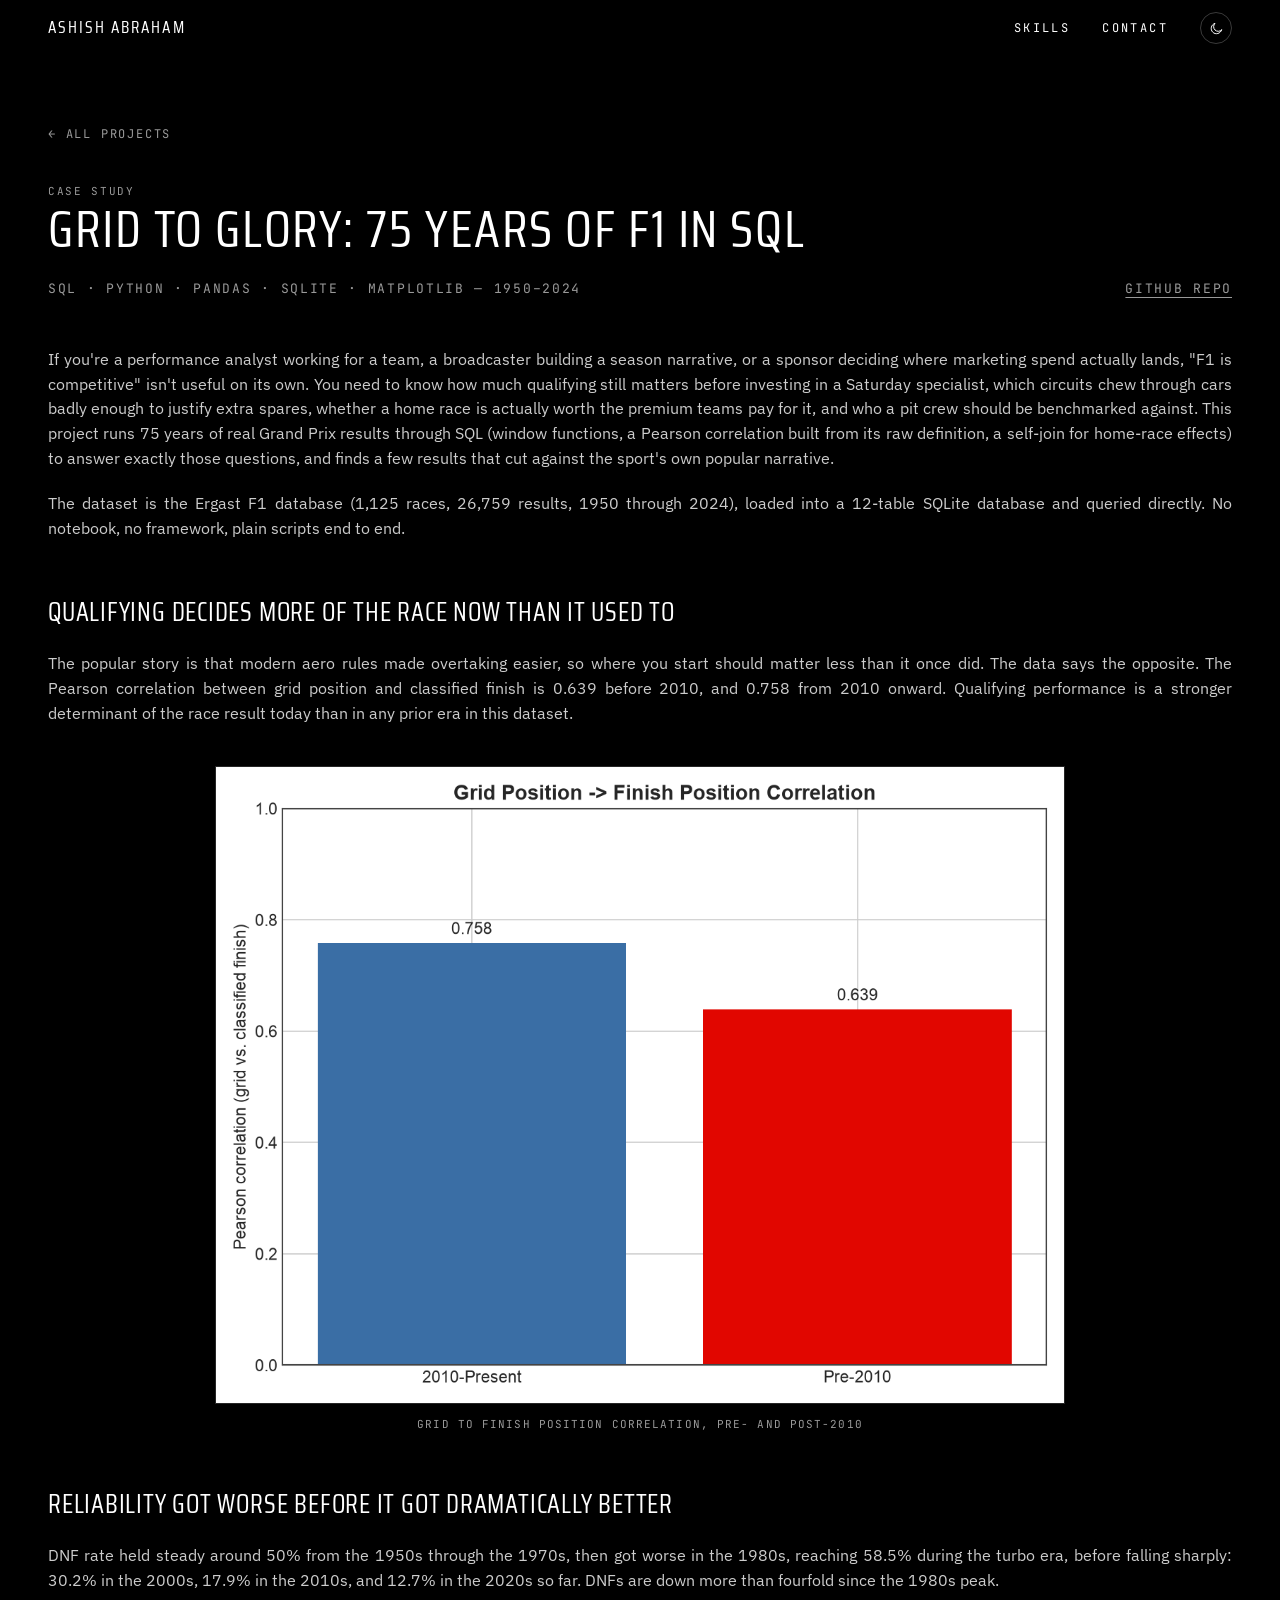
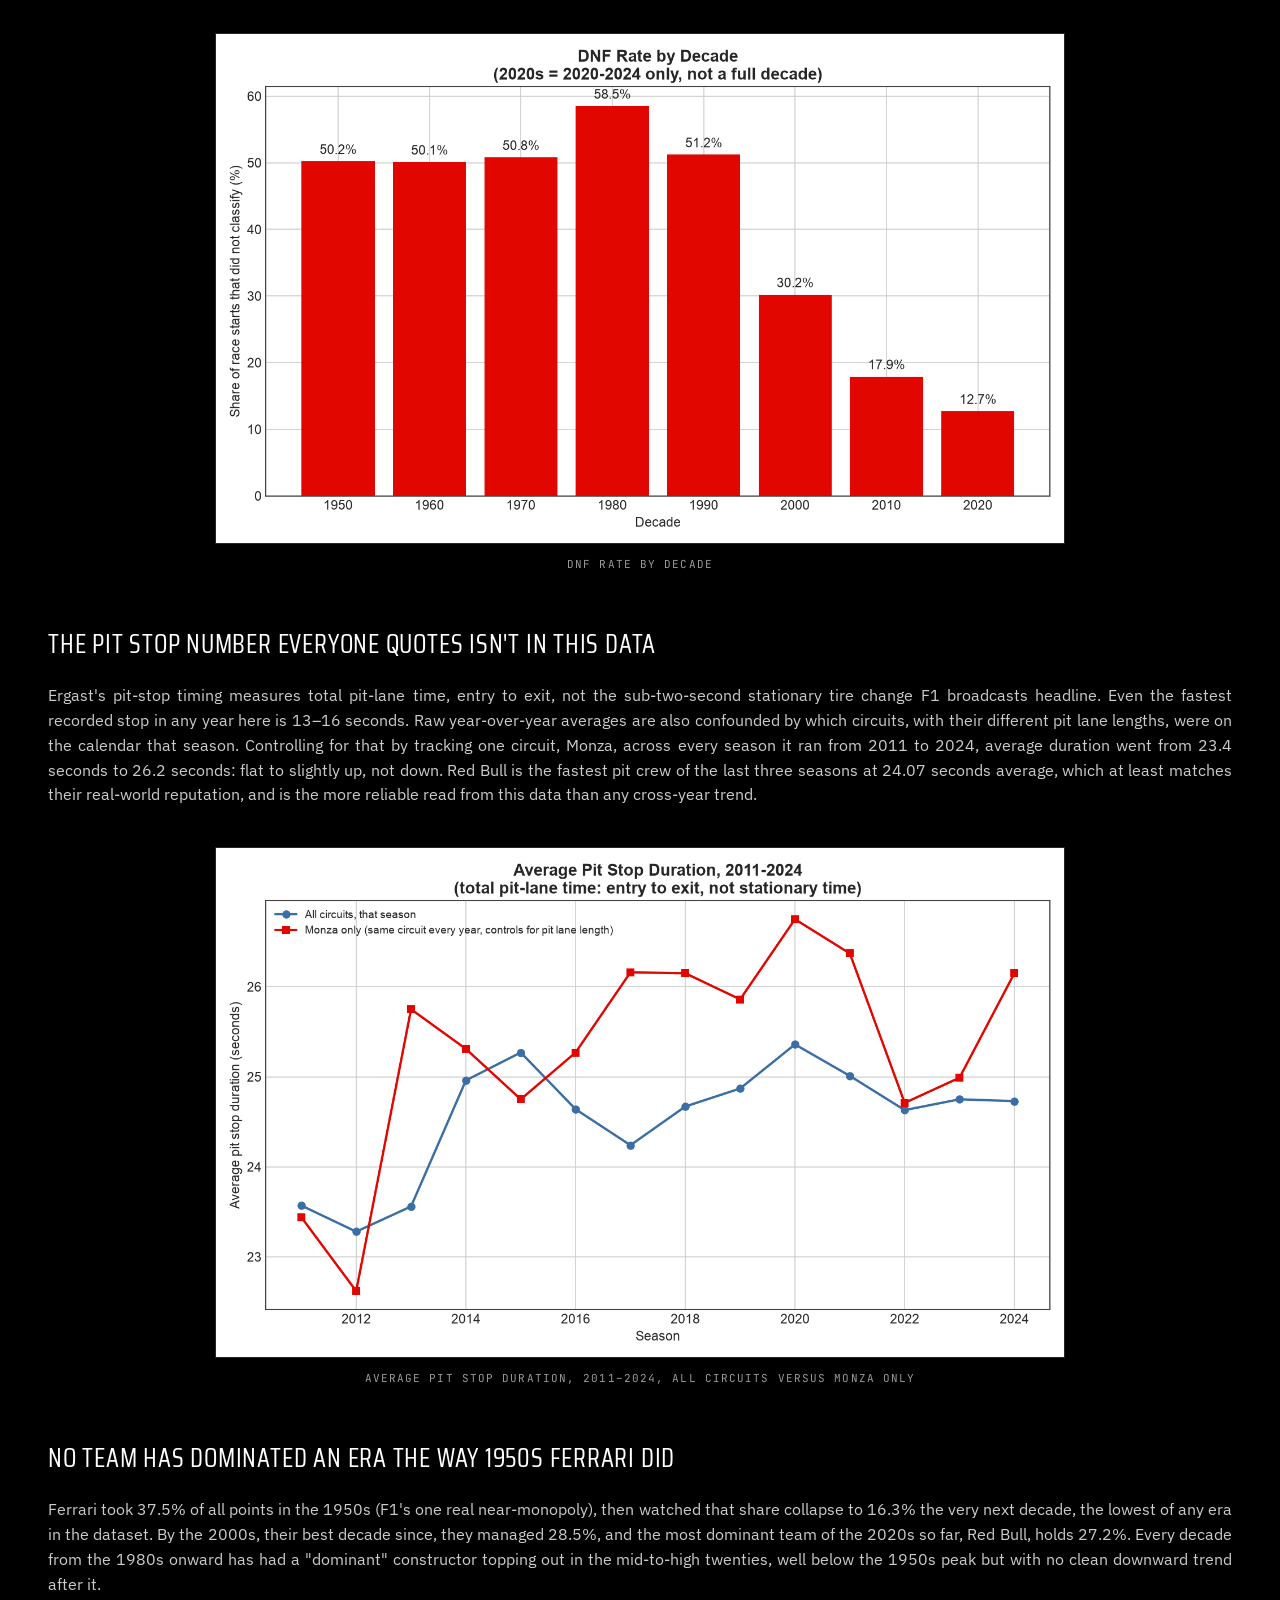
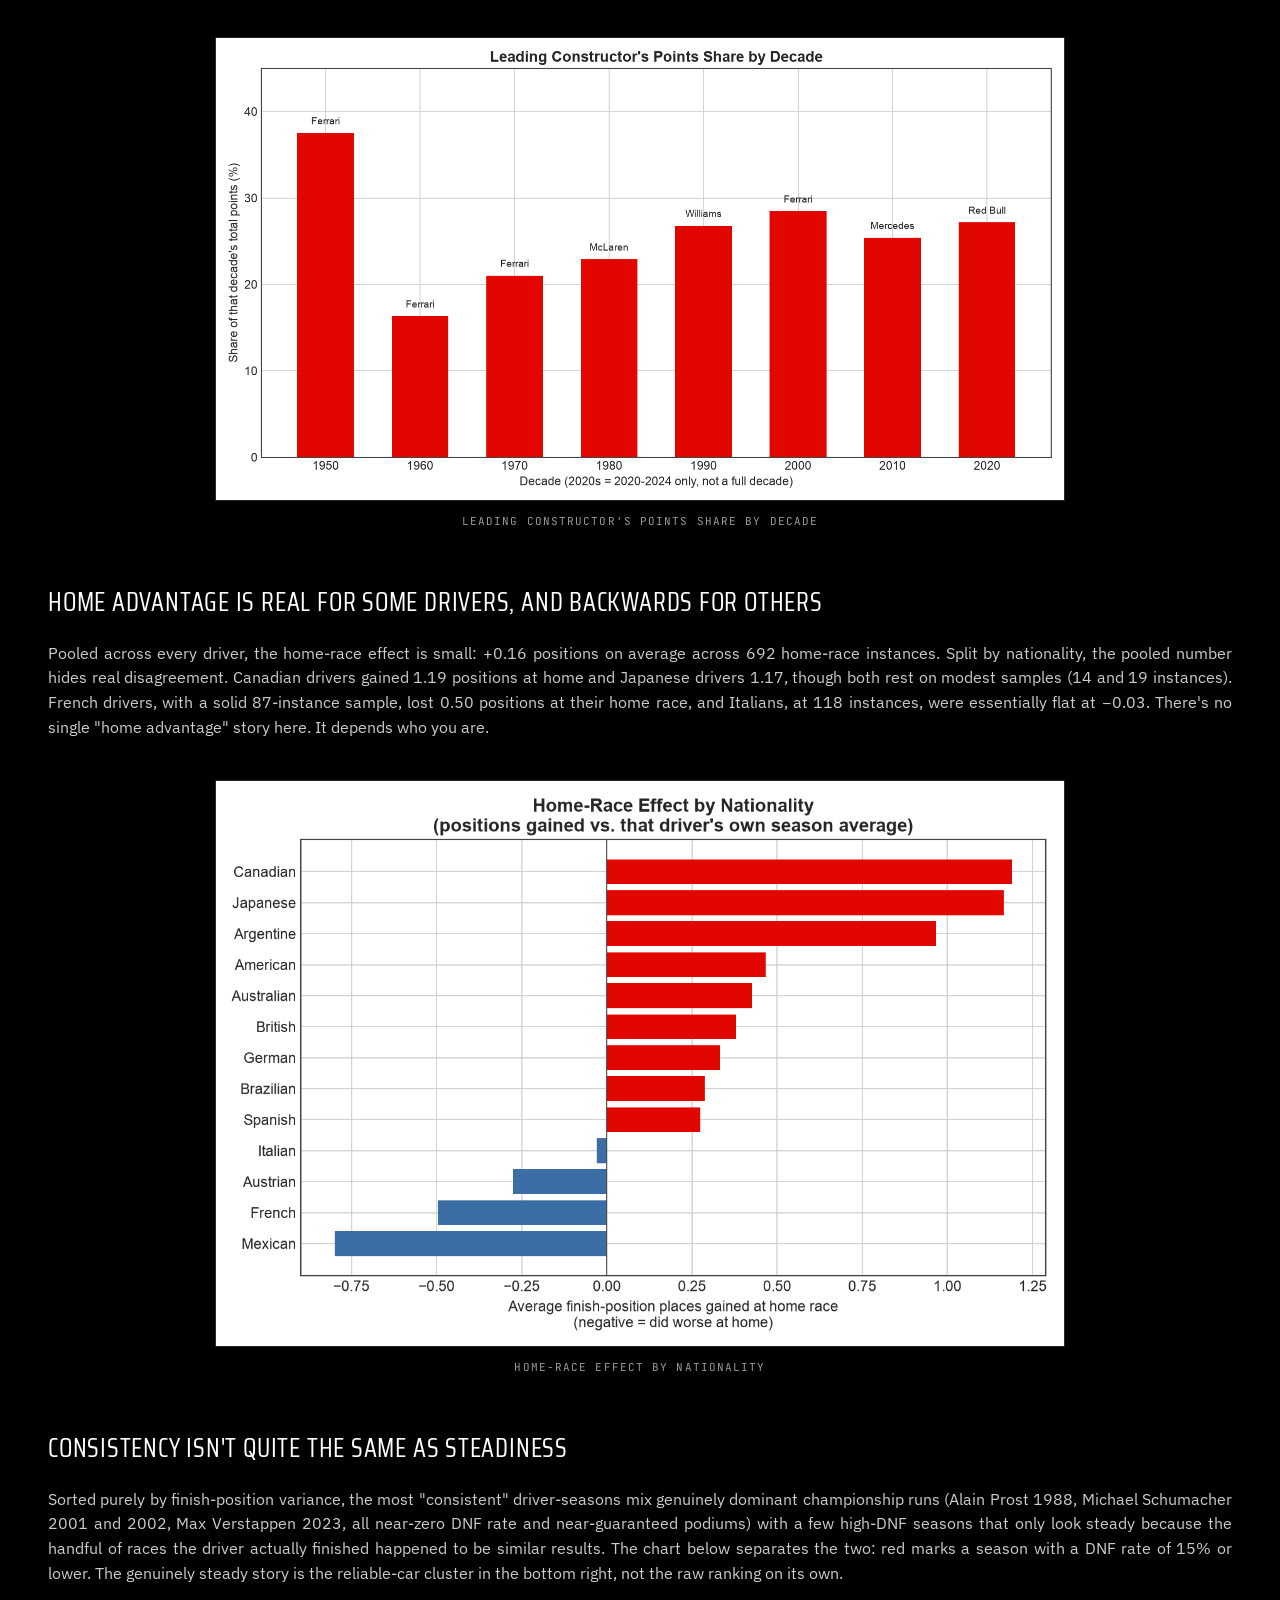
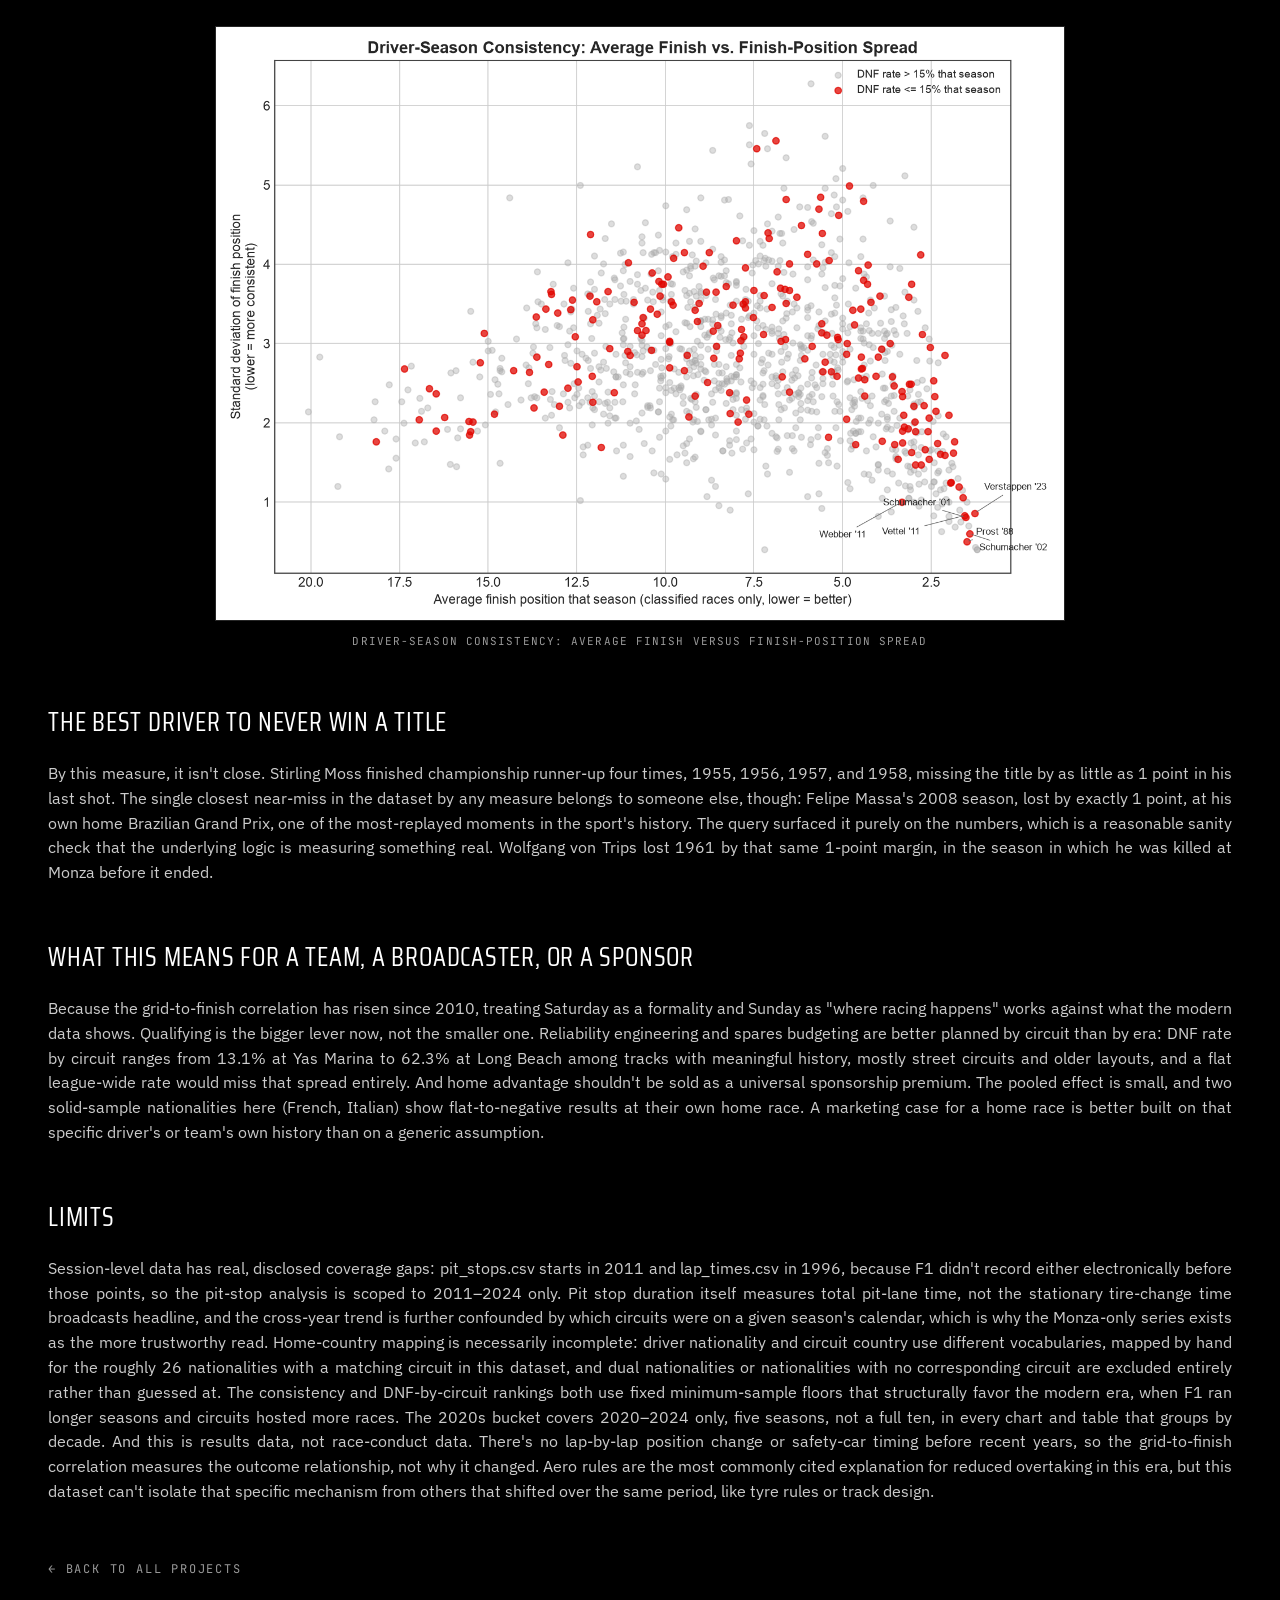
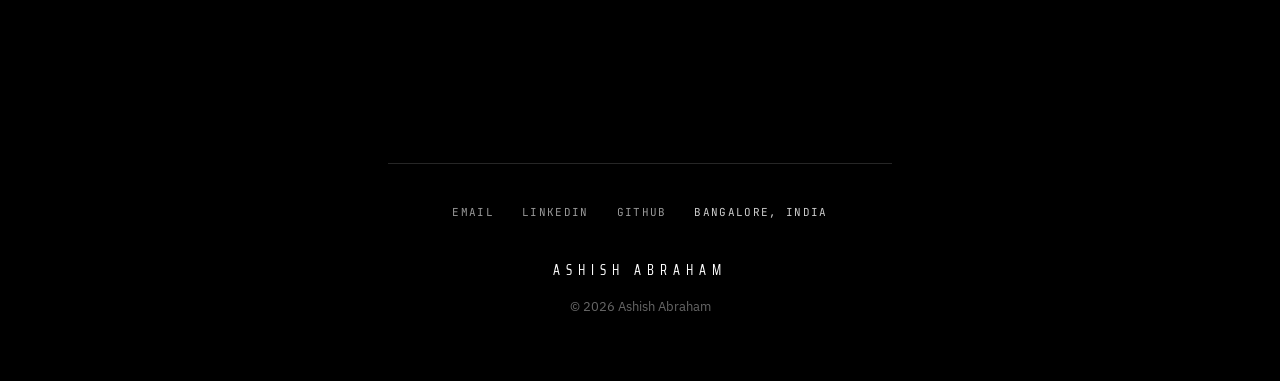
<file: f1-case-study.html>
<!DOCTYPE html>
<html lang="en">
<head>
<meta charset="UTF-8">
<meta name="viewport" content="width=device-width, initial-scale=1.0">
<meta name="color-scheme" content="dark light">
<script>
  // Applied before first paint to avoid a flash of the wrong theme.
  // Default (no stored choice, or "dark") needs no attribute at all --
  // the base :root tokens in styles.css already are the dark theme.
  (function () {
    try {
      var stored = localStorage.getItem('theme');
      if (stored === 'light') document.documentElement.setAttribute('data-theme', 'light');
    } catch (e) {}
  })();
</script>
<title>Grid, Glory, and the Ones Who Never Won: 75 Years of F1 in SQL — Ashish Abraham</title>
<meta name="description" content="A SQL + Python case study on 75 years of Formula 1 results: which constructors dominated which eras, whether grid position still decides races, driver consistency, home-circuit effects, pit stop trends, reliability over time, and the closest championship near-misses in the sport's history.">
<meta property="og:title" content="Grid, Glory, and the Ones Who Never Won: 75 Years of F1 in SQL">
<meta property="og:description" content="A SQL + Python case study on 75 years of Formula 1 results: which constructors dominated which eras, whether grid position still decides races, driver consistency, home-circuit effects, pit stop trends, reliability over time, and the closest championship near-misses in the sport's history.">
<meta property="og:type" content="article">
<link rel="icon" href="data:image/svg+xml,%3Csvg xmlns='http://www.w3.org/2000/svg' viewBox='0 0 64 64'%3E%3Crect width='64' height='64' fill='%23000000'/%3E%3Ctext x='32' y='45' font-family='Georgia' font-size='30' font-weight='400' fill='%23ffffff' text-anchor='middle'%3EA%3C/text%3E%3C/svg%3E">
<link rel="preconnect" href="https://fonts.googleapis.com">
<link rel="preconnect" href="https://fonts.gstatic.com" crossorigin>
<link href="https://fonts.googleapis.com/css2?family=Saira+Condensed:wght@400;700&amp;family=IBM+Plex+Sans:wght@400;500;600&amp;family=JetBrains+Mono:wght@400&amp;display=swap" rel="stylesheet">
<link rel="stylesheet" href="styles.css">
</head>
<body>

<a class="g-skip-link" href="#main">Skip to content</a>

<header class="g-nav">
  <div class="g-wrap g-nav-inner">
      <button type="button" class="g-nav-menu-trigger" id="nav-menu-trigger" aria-label="Open menu" aria-expanded="false" aria-controls="nav-mobile-menu">
        <svg class="g-nav-menu-icon" viewBox="0 0 24 24" fill="none" stroke="currentColor" stroke-width="1.6" stroke-linecap="round" aria-hidden="true">
          <path d="M3 6h18M3 12h18M3 18h18"></path>
        </svg>
      </button>
    <a class="g-wordmark is-visible" id="nav-wordmark" href="index.html#top">Ashish Abraham</a>
    <nav class="g-nav-links">
      <a class="g-nav-label" href="index.html#skills">Skills</a>
      <a class="g-nav-label" href="mailto:ajabraham.642@gmail.com">Contact</a>
      <button type="button" class="g-theme-toggle" id="theme-toggle" aria-label="Switch to light theme" aria-pressed="false">
        <svg class="g-theme-icon g-theme-icon--sun" viewBox="0 0 24 24" fill="none" stroke="currentColor" stroke-width="1.6" stroke-linecap="round" aria-hidden="true">
          <circle cx="12" cy="12" r="4.5"></circle>
          <path d="M12 2.5v2.75M12 18.75v2.75M4.22 4.22l1.94 1.94M17.84 17.84l1.94 1.94M2.5 12h2.75M18.75 12h2.75M4.22 19.78l1.94-1.94M17.84 6.16l1.94-1.94"></path>
        </svg>
        <svg class="g-theme-icon g-theme-icon--moon" viewBox="0 0 24 24" fill="none" stroke="currentColor" stroke-width="1.6" stroke-linecap="round" stroke-linejoin="round" aria-hidden="true">
          <path d="M20.2 14.4A8.5 8.5 0 1 1 9.6 3.8a7 7 0 0 0 10.6 10.6Z"></path>
        </svg>
      </button>
    </nav>
  </div>
  <nav class="g-mobile-menu" id="nav-mobile-menu" aria-hidden="true">
    <a class="g-mobile-menu-link" href="index.html#skills">Skills</a>
    <a class="g-mobile-menu-link" href="index.html#projects">Projects</a>
    <a class="g-mobile-menu-link" href="mailto:ajabraham.642@gmail.com">Contact</a>
  </nav>
</header>

<main id="main">
  <section class="g-section g-case-page">
    <div class="g-wrap">
      <a class="g-case-back" href="index.html#projects">&larr; All Projects</a>

      <p class="g-caption-link">Case Study</p>
      <h1 class="g-case-title">Grid to Glory: 75 Years of F1 in SQL</h1>
      <div class="g-case-meta-row">
        <p class="g-case-meta">SQL &middot; Python &middot; pandas &middot; SQLite &middot; Matplotlib &mdash; 1950&ndash;2024</p>
        <a href="https://github.com/AJA642/F1-Grid-to-Glory" class="g-case-links-trigger" target="_blank" rel="noopener">GitHub Repo</a>
      </div>

      <div class="g-case-body">
        <p>If you're a performance analyst working for a team, a broadcaster building a season narrative, or a sponsor deciding where marketing spend actually lands, "F1 is competitive" isn't useful on its own. You need to know how much qualifying still matters before investing in a Saturday specialist, which circuits chew through cars badly enough to justify extra spares, whether a home race is actually worth the premium teams pay for it, and who a pit crew should be benchmarked against. This project runs 75 years of real Grand Prix results through SQL (window functions, a Pearson correlation built from its raw definition, a self-join for home-race effects) to answer exactly those questions, and finds a few results that cut against the sport's own popular narrative.</p>
        <p>The dataset is the Ergast F1 database (1,125 races, 26,759 results, 1950 through 2024), loaded into a 12-table SQLite database and queried directly. No notebook, no framework, plain scripts end to end.</p>
      </div>

      <h2 class="g-case-subhead">Qualifying decides more of the race now than it used to</h2>
      <div class="g-case-body">
        <p>The popular story is that modern aero rules made overtaking easier, so where you start should matter less than it once did. The data says the opposite. The Pearson correlation between grid position and classified finish is 0.639 before 2010, and 0.758 from 2010 onward. Qualifying performance is a stronger determinant of the race result today than in any prior era in this dataset.</p>
      </div>
      <figure class="g-case-figure">
        <img src="assets/f1-case-study/02_grid_vs_finish_correlation.png" alt="Grid to finish position correlation, pre- and post-2010">
        <figcaption>Grid to finish position correlation, pre- and post-2010</figcaption>
      </figure>

      <h2 class="g-case-subhead">Reliability got worse before it got dramatically better</h2>
      <div class="g-case-body">
        <p>DNF rate held steady around 50% from the 1950s through the 1970s, then got worse in the 1980s, reaching 58.5% during the turbo era, before falling sharply: 30.2% in the 2000s, 17.9% in the 2010s, and 12.7% in the 2020s so far. DNFs are down more than fourfold since the 1980s peak.</p>
      </div>
      <figure class="g-case-figure">
        <img src="assets/f1-case-study/06_dnf_rate_by_decade.png" alt="DNF rate by decade">
        <figcaption>DNF rate by decade</figcaption>
      </figure>

      <h2 class="g-case-subhead">The pit stop number everyone quotes isn't in this data</h2>
      <div class="g-case-body">
        <p>Ergast's pit-stop timing measures total pit-lane time, entry to exit, not the sub-two-second stationary tire change F1 broadcasts headline. Even the fastest recorded stop in any year here is 13&ndash;16 seconds. Raw year-over-year averages are also confounded by which circuits, with their different pit lane lengths, were on the calendar that season. Controlling for that by tracking one circuit, Monza, across every season it ran from 2011 to 2024, average duration went from 23.4 seconds to 26.2 seconds: flat to slightly up, not down. Red Bull is the fastest pit crew of the last three seasons at 24.07 seconds average, which at least matches their real-world reputation, and is the more reliable read from this data than any cross-year trend.</p>
      </div>
      <figure class="g-case-figure">
        <img src="assets/f1-case-study/05_pit_stop_trend.png" alt="Average pit stop duration, 2011-2024, all circuits versus Monza only">
        <figcaption>Average pit stop duration, 2011&ndash;2024, all circuits versus Monza only</figcaption>
      </figure>

      <h2 class="g-case-subhead">No team has dominated an era the way 1950s Ferrari did</h2>
      <div class="g-case-body">
        <p>Ferrari took 37.5% of all points in the 1950s (F1's one real near-monopoly), then watched that share collapse to 16.3% the very next decade, the lowest of any era in the dataset. By the 2000s, their best decade since, they managed 28.5%, and the most dominant team of the 2020s so far, Red Bull, holds 27.2%. Every decade from the 1980s onward has had a "dominant" constructor topping out in the mid-to-high twenties, well below the 1950s peak but with no clean downward trend after it.</p>
      </div>
      <figure class="g-case-figure">
        <img src="assets/f1-case-study/01_constructor_dominance_by_decade.png" alt="Leading constructor's points share by decade">
        <figcaption>Leading constructor's points share by decade</figcaption>
      </figure>

      <h2 class="g-case-subhead">Home advantage is real for some drivers, and backwards for others</h2>
      <div class="g-case-body">
        <p>Pooled across every driver, the home-race effect is small: +0.16 positions on average across 692 home-race instances. Split by nationality, the pooled number hides real disagreement. Canadian drivers gained 1.19 positions at home and Japanese drivers 1.17, though both rest on modest samples (14 and 19 instances). French drivers, with a solid 87-instance sample, lost 0.50 positions at their home race, and Italians, at 118 instances, were essentially flat at &minus;0.03. There's no single "home advantage" story here. It depends who you are.</p>
      </div>
      <figure class="g-case-figure">
        <img src="assets/f1-case-study/04_home_advantage_by_nationality.png" alt="Home-race effect by nationality">
        <figcaption>Home-race effect by nationality</figcaption>
      </figure>

      <h2 class="g-case-subhead">Consistency isn't quite the same as steadiness</h2>
      <div class="g-case-body">
        <p>Sorted purely by finish-position variance, the most "consistent" driver-seasons mix genuinely dominant championship runs (Alain Prost 1988, Michael Schumacher 2001 and 2002, Max Verstappen 2023, all near-zero DNF rate and near-guaranteed podiums) with a few high-DNF seasons that only look steady because the handful of races the driver actually finished happened to be similar results. The chart below separates the two: red marks a season with a DNF rate of 15% or lower. The genuinely steady story is the reliable-car cluster in the bottom right, not the raw ranking on its own.</p>
      </div>
      <figure class="g-case-figure">
        <img src="assets/f1-case-study/03_driver_consistency.png" alt="Driver-season consistency: average finish versus finish-position spread">
        <figcaption>Driver-season consistency: average finish versus finish-position spread</figcaption>
      </figure>

      <h2 class="g-case-subhead">The best driver to never win a title</h2>
      <div class="g-case-body">
        <p>By this measure, it isn't close. Stirling Moss finished championship runner-up four times, 1955, 1956, 1957, and 1958, missing the title by as little as 1 point in his last shot. The single closest near-miss in the dataset by any measure belongs to someone else, though: Felipe Massa's 2008 season, lost by exactly 1 point, at his own home Brazilian Grand Prix, one of the most-replayed moments in the sport's history. The query surfaced it purely on the numbers, which is a reasonable sanity check that the underlying logic is measuring something real. Wolfgang von Trips lost 1961 by that same 1-point margin, in the season in which he was killed at Monza before it ended.</p>
      </div>

      <h2 class="g-case-subhead">What this means for a team, a broadcaster, or a sponsor</h2>
      <div class="g-case-body">
        <p>Because the grid-to-finish correlation has risen since 2010, treating Saturday as a formality and Sunday as "where racing happens" works against what the modern data shows. Qualifying is the bigger lever now, not the smaller one. Reliability engineering and spares budgeting are better planned by circuit than by era: DNF rate by circuit ranges from 13.1% at Yas Marina to 62.3% at Long Beach among tracks with meaningful history, mostly street circuits and older layouts, and a flat league-wide rate would miss that spread entirely. And home advantage shouldn't be sold as a universal sponsorship premium. The pooled effect is small, and two solid-sample nationalities here (French, Italian) show flat-to-negative results at their own home race. A marketing case for a home race is better built on that specific driver's or team's own history than on a generic assumption.</p>
      </div>

      <h2 class="g-case-subhead">Limits</h2>
      <div class="g-case-body">
        <p>Session-level data has real, disclosed coverage gaps: pit_stops.csv starts in 2011 and lap_times.csv in 1996, because F1 didn't record either electronically before those points, so the pit-stop analysis is scoped to 2011&ndash;2024 only. Pit stop duration itself measures total pit-lane time, not the stationary tire-change time broadcasts headline, and the cross-year trend is further confounded by which circuits were on a given season's calendar, which is why the Monza-only series exists as the more trustworthy read. Home-country mapping is necessarily incomplete: driver nationality and circuit country use different vocabularies, mapped by hand for the roughly 26 nationalities with a matching circuit in this dataset, and dual nationalities or nationalities with no corresponding circuit are excluded entirely rather than guessed at. The consistency and DNF-by-circuit rankings both use fixed minimum-sample floors that structurally favor the modern era, when F1 ran longer seasons and circuits hosted more races. The 2020s bucket covers 2020&ndash;2024 only, five seasons, not a full ten, in every chart and table that groups by decade. And this is results data, not race-conduct data. There's no lap-by-lap position change or safety-car timing before recent years, so the grid-to-finish correlation measures the outcome relationship, not why it changed. Aero rules are the most commonly cited explanation for reduced overtaking in this era, but this dataset can't isolate that specific mechanism from others that shifted over the same period, like tyre rules or track design.</p>
      </div>

      <a class="g-case-back" href="index.html#projects" style="margin-top: 3.5rem; margin-bottom: 0;">&larr; Back to All Projects</a>
    </div>
  </section>
</main>

<footer id="contact" class="g-footer">
  <div class="g-wrap">
    <ul class="g-footer-links">
      <li><a href="mailto:ajabraham.642@gmail.com">Email</a></li>
      <li><a href="https://www.linkedin.com/in/ashish-john-abraham-1352b7222/" target="_blank" rel="noopener">LinkedIn</a></li>
      <li><a href="https://github.com/AJA642" target="_blank" rel="noopener">GitHub</a></li>
      <li>Bangalore, India</li>
    </ul>
    <p class="g-footer-wordmark">Ashish Abraham</p>
    <p class="g-footer-fine">&copy; 2026 Ashish Abraham</p>
  </div>
</footer>

<script src="script.js"></script>
</body>
</html>
</file>
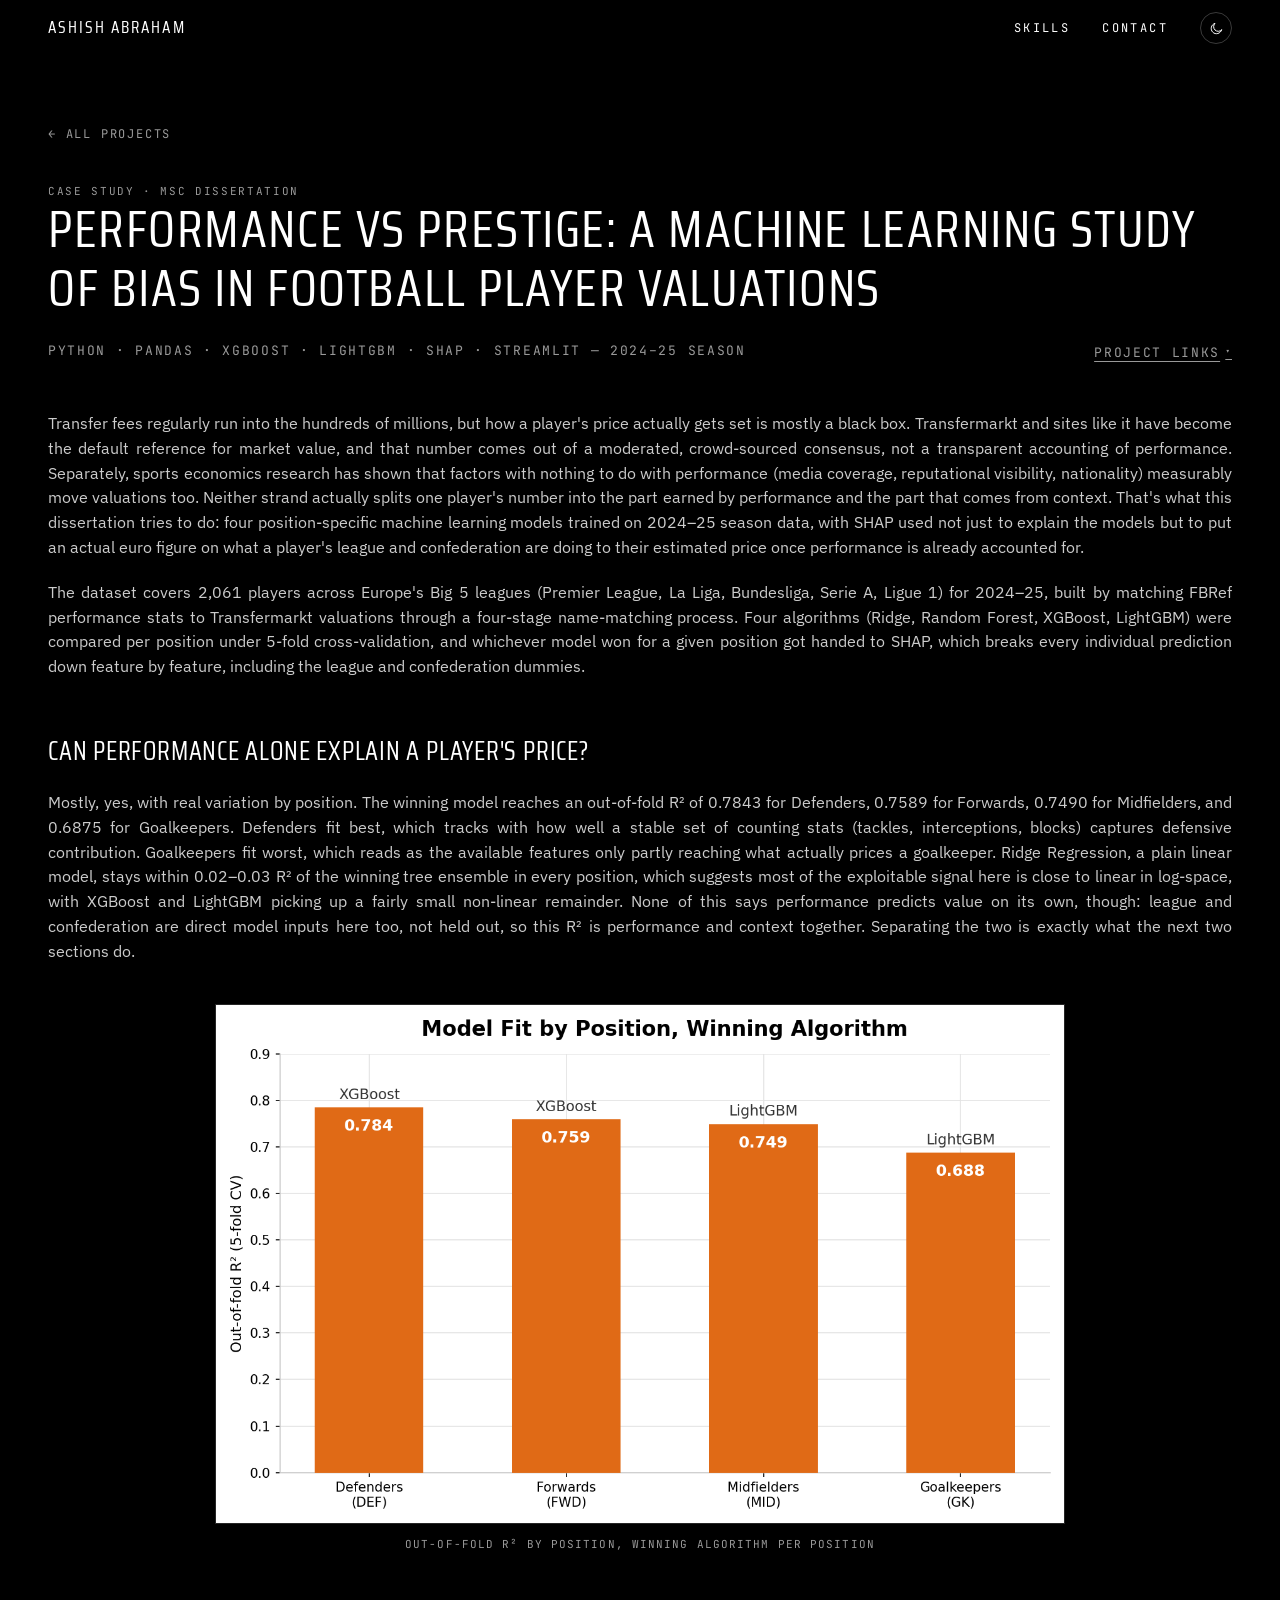
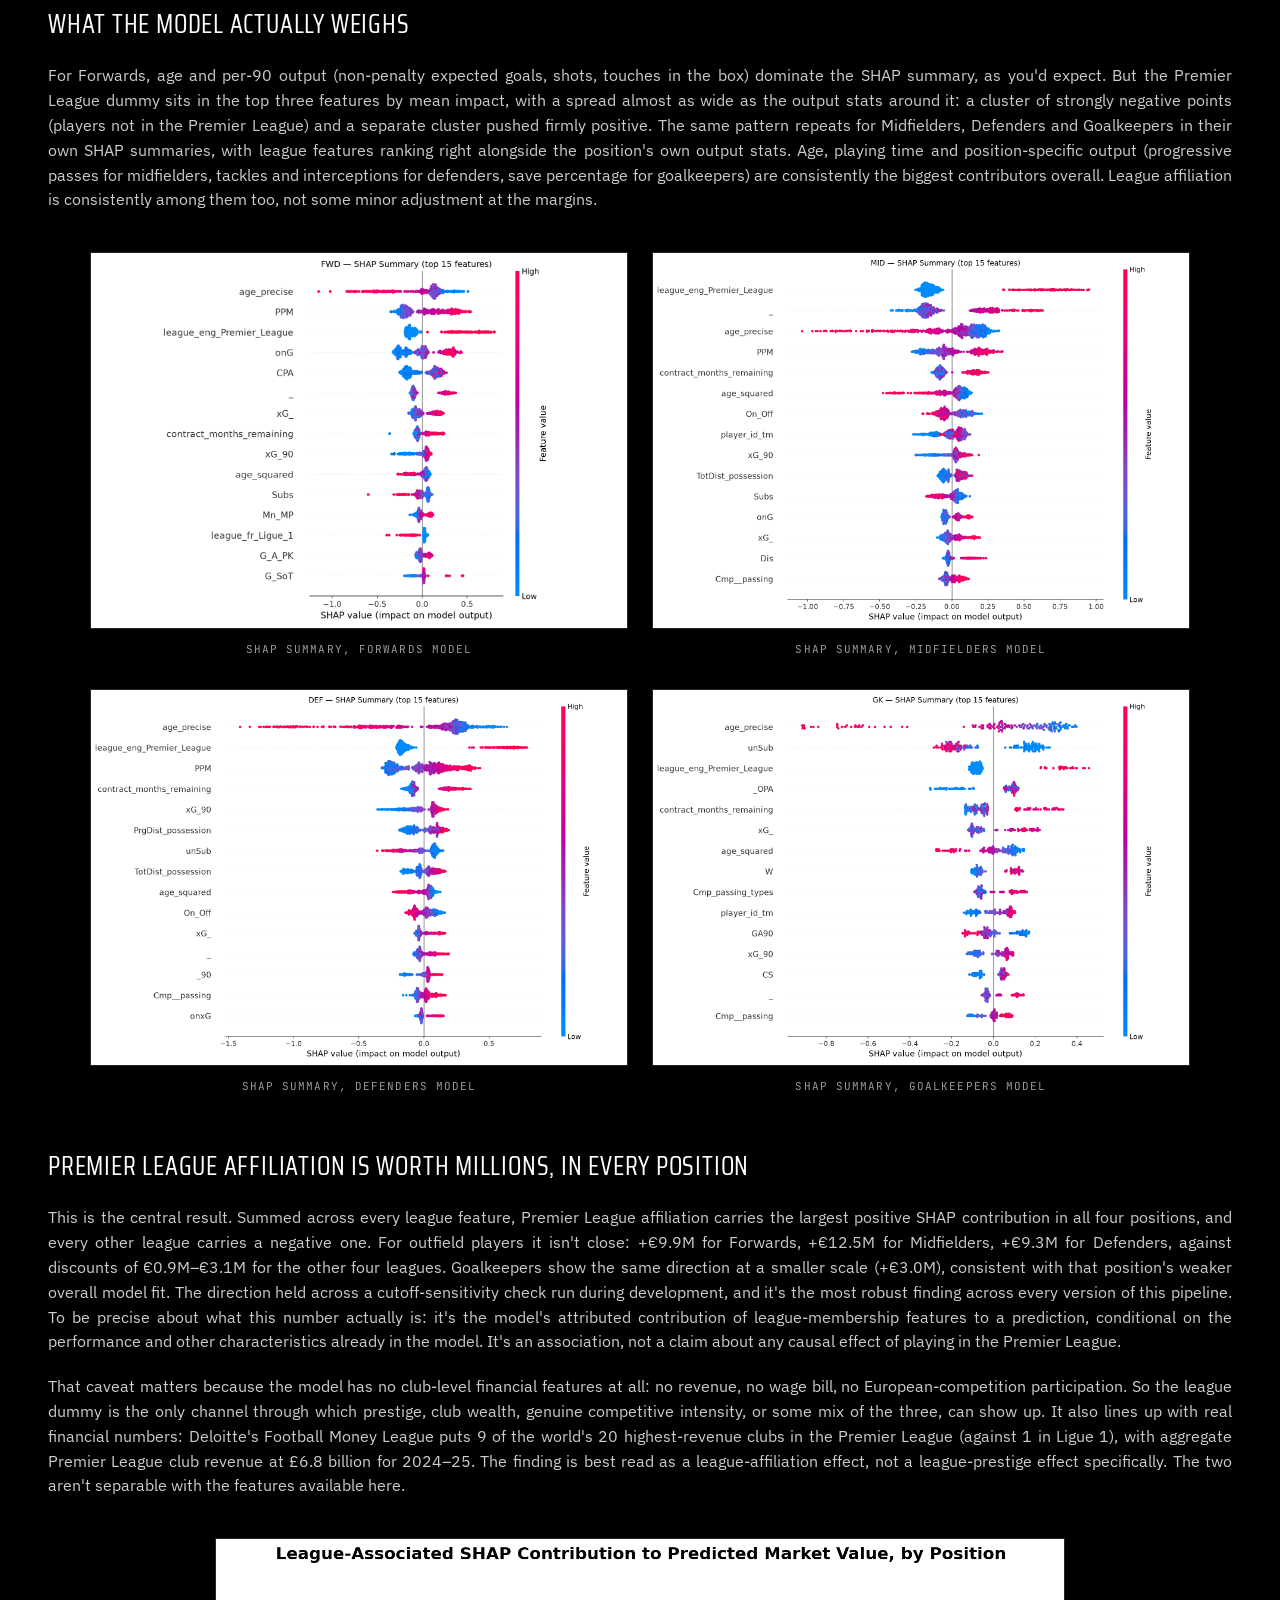
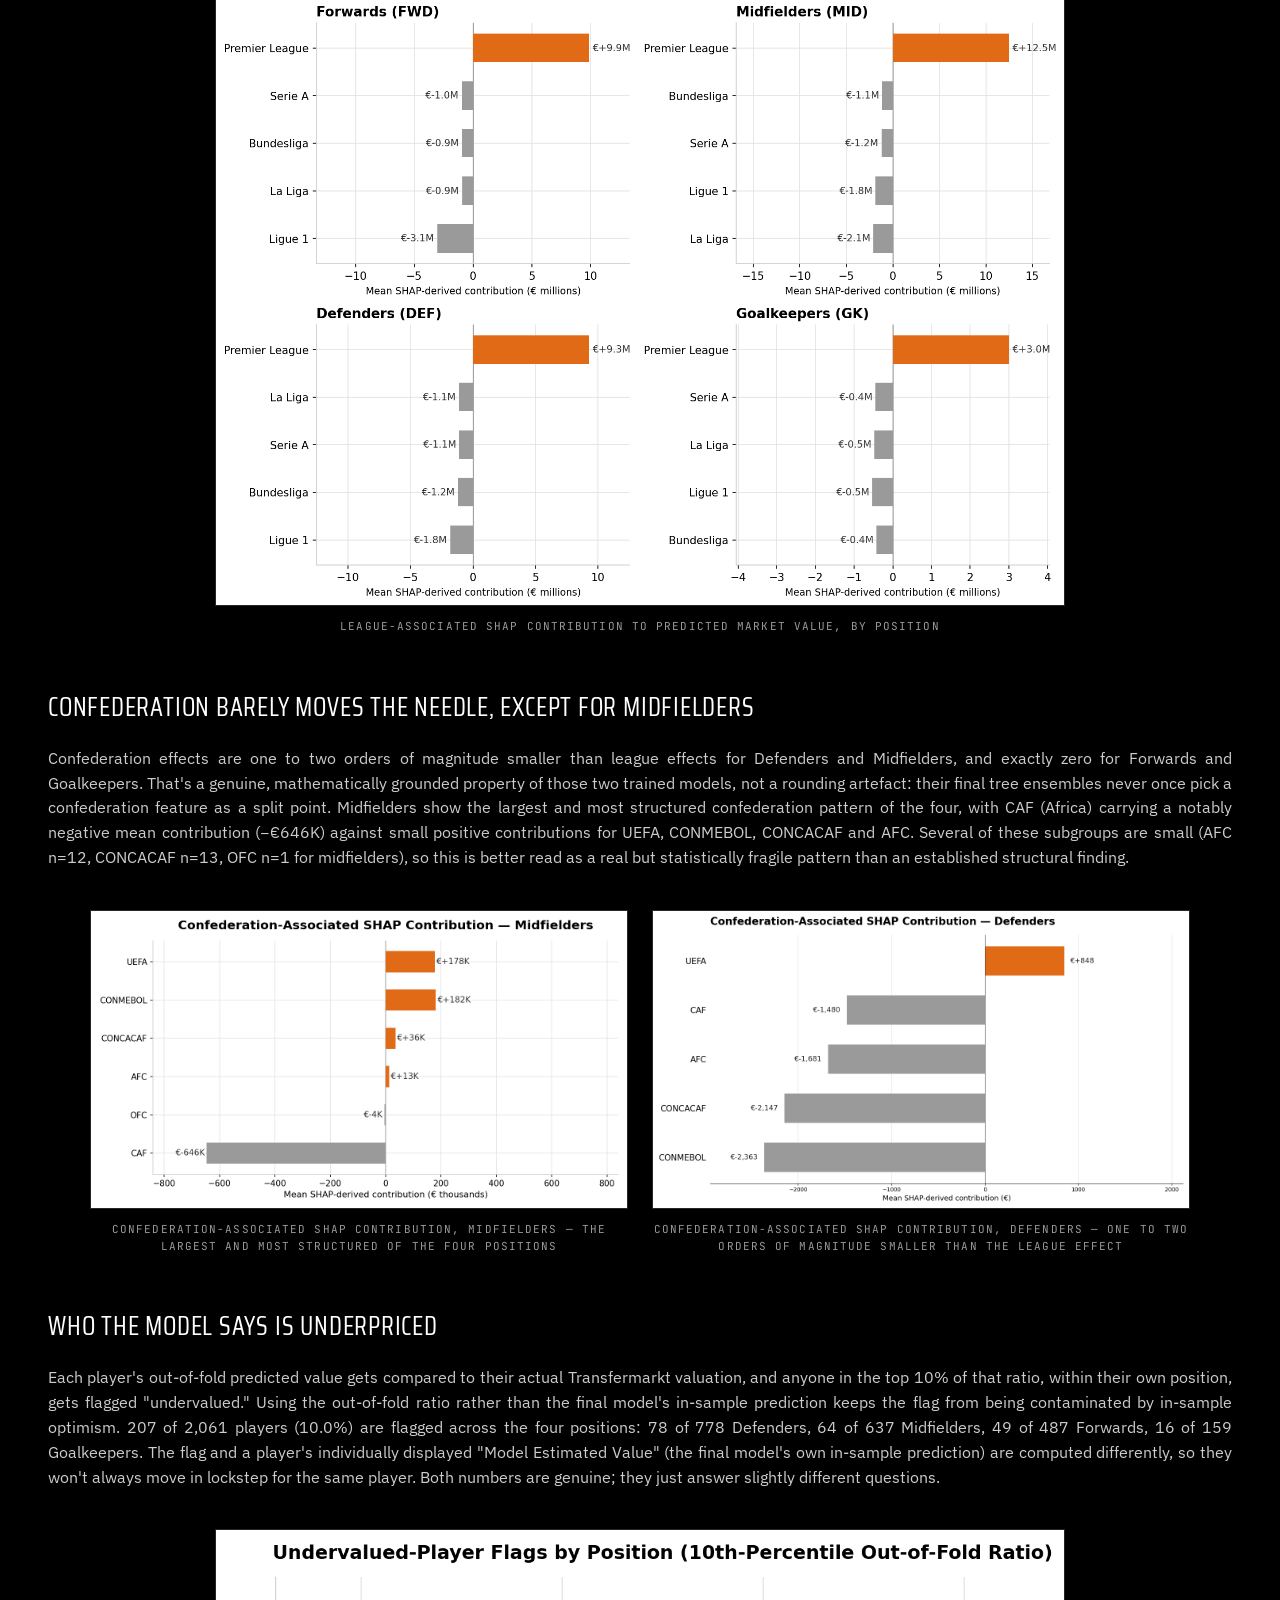
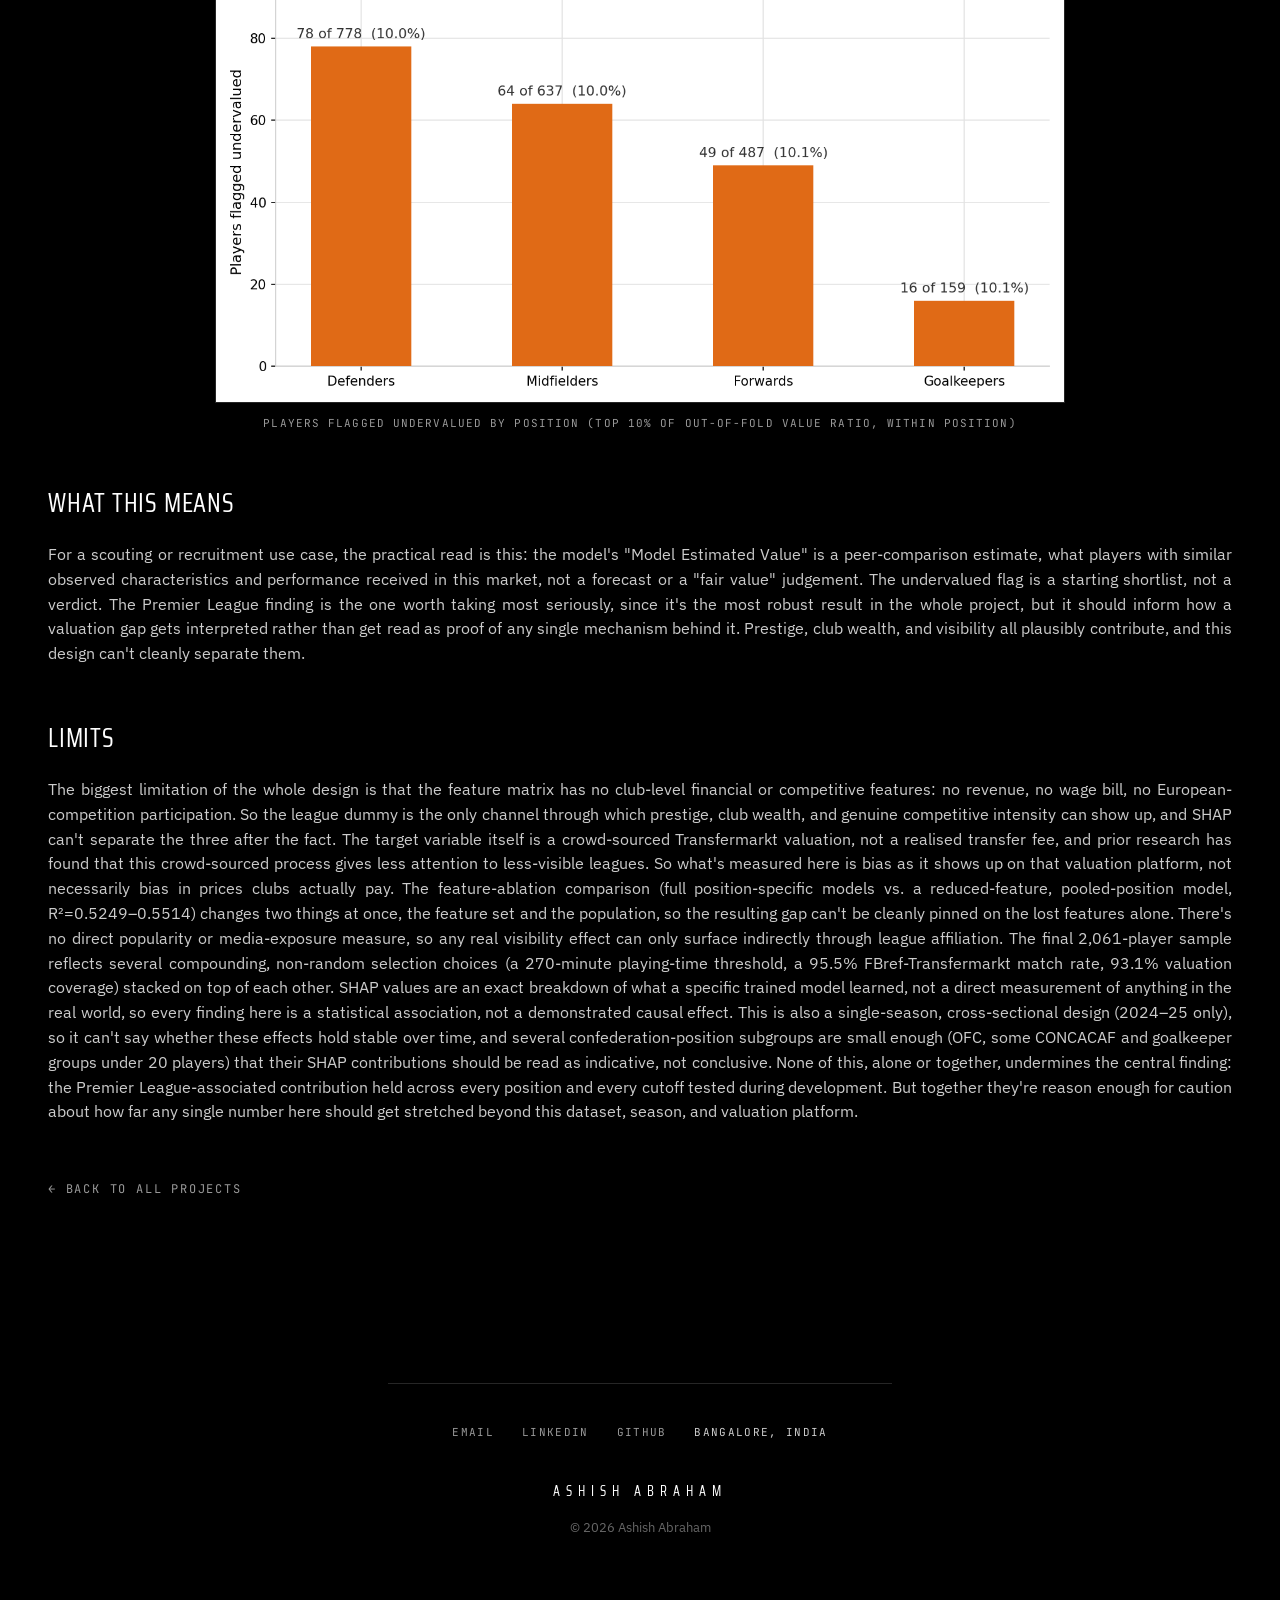
<file: football-case-study.html>
<!DOCTYPE html>
<html lang="en">
<head>
<meta charset="UTF-8">
<meta name="viewport" content="width=device-width, initial-scale=1.0">
<meta name="color-scheme" content="dark light">
<script>
  // Applied before first paint to avoid a flash of the wrong theme.
  // Default (no stored choice, or "dark") needs no attribute at all --
  // the base :root tokens in styles.css already are the dark theme.
  (function () {
    try {
      var stored = localStorage.getItem('theme');
      if (stored === 'light') document.documentElement.setAttribute('data-theme', 'light');
    } catch (e) {}
  })();
</script>
<title>Performance vs Prestige: A Machine Learning Study of Bias in Football Player Valuations — Ashish Abraham</title>
<meta name="description" content="An MSc dissertation using position-specific ML models and SHAP to decompose football players' market values into a performance part and a context part, and finds that Premier League affiliation alone is worth millions, in every position.">
<meta property="og:title" content="Performance vs Prestige: A Machine Learning Study of Bias in Football Player Valuations">
<meta property="og:description" content="An MSc dissertation using position-specific ML models and SHAP to decompose football players' market values into a performance part and a context part, and finds that Premier League affiliation alone is worth millions, in every position.">
<meta property="og:type" content="article">
<link rel="icon" href="data:image/svg+xml,%3Csvg xmlns='http://www.w3.org/2000/svg' viewBox='0 0 64 64'%3E%3Crect width='64' height='64' fill='%23000000'/%3E%3Ctext x='32' y='45' font-family='Georgia' font-size='30' font-weight='400' fill='%23ffffff' text-anchor='middle'%3EA%3C/text%3E%3C/svg%3E">
<link rel="preconnect" href="https://fonts.googleapis.com">
<link rel="preconnect" href="https://fonts.gstatic.com" crossorigin>
<link href="https://fonts.googleapis.com/css2?family=Saira+Condensed:wght@400;700&amp;family=IBM+Plex+Sans:wght@400;500;600&amp;family=JetBrains+Mono:wght@400&amp;display=swap" rel="stylesheet">
<link rel="stylesheet" href="styles.css">
</head>
<body>

<a class="g-skip-link" href="#main">Skip to content</a>

<header class="g-nav">
  <div class="g-wrap g-nav-inner">
      <button type="button" class="g-nav-menu-trigger" id="nav-menu-trigger" aria-label="Open menu" aria-expanded="false" aria-controls="nav-mobile-menu">
        <svg class="g-nav-menu-icon" viewBox="0 0 24 24" fill="none" stroke="currentColor" stroke-width="1.6" stroke-linecap="round" aria-hidden="true">
          <path d="M3 6h18M3 12h18M3 18h18"></path>
        </svg>
      </button>
    <a class="g-wordmark is-visible" id="nav-wordmark" href="index.html#top">Ashish Abraham</a>
    <nav class="g-nav-links">
      <a class="g-nav-label" href="index.html#skills">Skills</a>
      <a class="g-nav-label" href="mailto:ajabraham.642@gmail.com">Contact</a>
      <button type="button" class="g-theme-toggle" id="theme-toggle" aria-label="Switch to light theme" aria-pressed="false">
        <svg class="g-theme-icon g-theme-icon--sun" viewBox="0 0 24 24" fill="none" stroke="currentColor" stroke-width="1.6" stroke-linecap="round" aria-hidden="true">
          <circle cx="12" cy="12" r="4.5"></circle>
          <path d="M12 2.5v2.75M12 18.75v2.75M4.22 4.22l1.94 1.94M17.84 17.84l1.94 1.94M2.5 12h2.75M18.75 12h2.75M4.22 19.78l1.94-1.94M17.84 6.16l1.94-1.94"></path>
        </svg>
        <svg class="g-theme-icon g-theme-icon--moon" viewBox="0 0 24 24" fill="none" stroke="currentColor" stroke-width="1.6" stroke-linecap="round" stroke-linejoin="round" aria-hidden="true">
          <path d="M20.2 14.4A8.5 8.5 0 1 1 9.6 3.8a7 7 0 0 0 10.6 10.6Z"></path>
        </svg>
      </button>
    </nav>
  </div>
  <nav class="g-mobile-menu" id="nav-mobile-menu" aria-hidden="true">
    <a class="g-mobile-menu-link" href="index.html#skills">Skills</a>
    <a class="g-mobile-menu-link" href="index.html#projects">Projects</a>
    <a class="g-mobile-menu-link" href="mailto:ajabraham.642@gmail.com">Contact</a>
  </nav>
</header>

<main id="main">
  <section class="g-section g-case-page">
    <div class="g-wrap">
      <a class="g-case-back" href="index.html#featured">&larr; All Projects</a>

      <p class="g-caption-link">Case Study &middot; MSc Dissertation</p>
      <h1 class="g-case-title">Performance vs Prestige: A Machine Learning Study of Bias in Football Player Valuations</h1>
      <div class="g-case-meta-row">
        <p class="g-case-meta">Python &middot; pandas &middot; XGBoost &middot; LightGBM &middot; SHAP &middot; Streamlit &mdash; 2024&ndash;25 season</p>
        <div class="g-case-links">
          <button type="button" class="g-case-links-trigger" aria-haspopup="true" aria-expanded="false">
            Project Links <span class="g-case-links-caret" aria-hidden="true">&#9662;</span>
          </button>
          <div class="g-case-links-menu">
            <a href="https://football-playervaluation.streamlit.app/Player_Explorer" target="_blank" rel="noopener">Live Dashboard</a>
            <a href="https://github.com/AJA642/Football-PlayerValuation" target="_blank" rel="noopener">GitHub Repo</a>
          </div>
        </div>
      </div>

      <div class="g-case-body">
        <p>Transfer fees regularly run into the hundreds of millions, but how a player's price actually gets set is mostly a black box. Transfermarkt and sites like it have become the default reference for market value, and that number comes out of a moderated, crowd-sourced consensus, not a transparent accounting of performance. Separately, sports economics research has shown that factors with nothing to do with performance (media coverage, reputational visibility, nationality) measurably move valuations too. Neither strand actually splits one player's number into the part earned by performance and the part that comes from context. That's what this dissertation tries to do: four position-specific machine learning models trained on 2024&ndash;25 season data, with SHAP used not just to explain the models but to put an actual euro figure on what a player's league and confederation are doing to their estimated price once performance is already accounted for.</p>
        <p>The dataset covers 2,061 players across Europe's Big 5 leagues (Premier League, La Liga, Bundesliga, Serie A, Ligue 1) for 2024&ndash;25, built by matching FBRef performance stats to Transfermarkt valuations through a four-stage name-matching process. Four algorithms (Ridge, Random Forest, XGBoost, LightGBM) were compared per position under 5-fold cross-validation, and whichever model won for a given position got handed to SHAP, which breaks every individual prediction down feature by feature, including the league and confederation dummies.</p>
      </div>

      <h2 class="g-case-subhead">Can performance alone explain a player's price?</h2>
      <div class="g-case-body">
        <p>Mostly, yes, with real variation by position. The winning model reaches an out-of-fold R&sup2; of 0.7843 for Defenders, 0.7589 for Forwards, 0.7490 for Midfielders, and 0.6875 for Goalkeepers. Defenders fit best, which tracks with how well a stable set of counting stats (tackles, interceptions, blocks) captures defensive contribution. Goalkeepers fit worst, which reads as the available features only partly reaching what actually prices a goalkeeper. Ridge Regression, a plain linear model, stays within 0.02&ndash;0.03 R&sup2; of the winning tree ensemble in every position, which suggests most of the exploitable signal here is close to linear in log-space, with XGBoost and LightGBM picking up a fairly small non-linear remainder. None of this says performance predicts value on its own, though: league and confederation are direct model inputs here too, not held out, so this R&sup2; is performance and context together. Separating the two is exactly what the next two sections do.</p>
      </div>
      <figure class="g-case-figure">
        <img src="assets/football-case-study/01_r2_by_position.png" alt="Out-of-fold R-squared by position, winning algorithm per position">
        <figcaption>Out-of-fold R&sup2; by position, winning algorithm per position</figcaption>
      </figure>

      <h2 class="g-case-subhead">What the model actually weighs</h2>
      <div class="g-case-body">
        <p>For Forwards, age and per-90 output (non-penalty expected goals, shots, touches in the box) dominate the SHAP summary, as you'd expect. But the Premier League dummy sits in the top three features by mean impact, with a spread almost as wide as the output stats around it: a cluster of strongly negative points (players not in the Premier League) and a separate cluster pushed firmly positive. The same pattern repeats for Midfielders, Defenders and Goalkeepers in their own SHAP summaries, with league features ranking right alongside the position's own output stats. Age, playing time and position-specific output (progressive passes for midfielders, tackles and interceptions for defenders, save percentage for goalkeepers) are consistently the biggest contributors overall. League affiliation is consistently among them too, not some minor adjustment at the margins.</p>
      </div>
      <div class="g-case-figure-grid is-cols-4">
        <figure class="g-case-figure">
          <img src="assets/football-case-study/05a_shap_summary_fwd.png" alt="SHAP summary plot for the Forwards model, showing the 15 features with the largest mean absolute contribution to predicted market value">
          <figcaption>SHAP summary, Forwards model</figcaption>
        </figure>
        <figure class="g-case-figure">
          <img src="assets/football-case-study/05b_shap_summary_mid.png" alt="SHAP summary plot for the Midfielders model, showing the 15 features with the largest mean absolute contribution to predicted market value">
          <figcaption>SHAP summary, Midfielders model</figcaption>
        </figure>
        <figure class="g-case-figure">
          <img src="assets/football-case-study/05c_shap_summary_def.png" alt="SHAP summary plot for the Defenders model, showing the 15 features with the largest mean absolute contribution to predicted market value">
          <figcaption>SHAP summary, Defenders model</figcaption>
        </figure>
        <figure class="g-case-figure">
          <img src="assets/football-case-study/05d_shap_summary_gk.png" alt="SHAP summary plot for the Goalkeepers model, showing the 15 features with the largest mean absolute contribution to predicted market value">
          <figcaption>SHAP summary, Goalkeepers model</figcaption>
        </figure>
      </div>

      <h2 class="g-case-subhead">Premier League affiliation is worth millions, in every position</h2>
      <div class="g-case-body">
        <p>This is the central result. Summed across every league feature, Premier League affiliation carries the largest positive SHAP contribution in all four positions, and every other league carries a negative one. For outfield players it isn't close: +&euro;9.9M for Forwards, +&euro;12.5M for Midfielders, +&euro;9.3M for Defenders, against discounts of &euro;0.9M&ndash;&euro;3.1M for the other four leagues. Goalkeepers show the same direction at a smaller scale (+&euro;3.0M), consistent with that position's weaker overall model fit. The direction held across a cutoff-sensitivity check run during development, and it's the most robust finding across every version of this pipeline. To be precise about what this number actually is: it's the model's attributed contribution of league-membership features to a prediction, conditional on the performance and other characteristics already in the model. It's an association, not a claim about any causal effect of playing in the Premier League.</p>
        <p>That caveat matters because the model has no club-level financial features at all: no revenue, no wage bill, no European-competition participation. So the league dummy is the only channel through which prestige, club wealth, genuine competitive intensity, or some mix of the three, can show up. It also lines up with real financial numbers: Deloitte's Football Money League puts 9 of the world's 20 highest-revenue clubs in the Premier League (against 1 in Ligue 1), with aggregate Premier League club revenue at &pound;6.8 billion for 2024&ndash;25. The finding is best read as a league-affiliation effect, not a league-prestige effect specifically. The two aren't separable with the features available here.</p>
      </div>
      <figure class="g-case-figure">
        <img src="assets/football-case-study/02_league_shap_contribution.png" alt="League-associated SHAP contribution to predicted market value, by position: Premier League positive in all four, every other league negative">
        <figcaption>League-associated SHAP contribution to predicted market value, by position</figcaption>
      </figure>

      <h2 class="g-case-subhead">Confederation barely moves the needle, except for midfielders</h2>
      <div class="g-case-body">
        <p>Confederation effects are one to two orders of magnitude smaller than league effects for Defenders and Midfielders, and exactly zero for Forwards and Goalkeepers. That's a genuine, mathematically grounded property of those two trained models, not a rounding artefact: their final tree ensembles never once pick a confederation feature as a split point. Midfielders show the largest and most structured confederation pattern of the four, with CAF (Africa) carrying a notably negative mean contribution (&minus;&euro;646K) against small positive contributions for UEFA, CONMEBOL, CONCACAF and AFC. Several of these subgroups are small (AFC n=12, CONCACAF n=13, OFC n=1 for midfielders), so this is better read as a real but statistically fragile pattern than an established structural finding.</p>
      </div>
      <div class="g-case-figure-grid is-cols-2">
        <figure class="g-case-figure">
          <img src="assets/football-case-study/06a_confederation_shap_midfielders.png" alt="Confederation-associated SHAP contribution for midfielders, by confederation">
          <figcaption>Confederation-associated SHAP contribution, Midfielders &mdash; the largest and most structured of the four positions</figcaption>
        </figure>
        <figure class="g-case-figure">
          <img src="assets/football-case-study/06b_confederation_shap_defenders.png" alt="Confederation-associated SHAP contribution for defenders, by confederation">
          <figcaption>Confederation-associated SHAP contribution, Defenders &mdash; one to two orders of magnitude smaller than the league effect</figcaption>
        </figure>
      </div>

      <h2 class="g-case-subhead">Who the model says is underpriced</h2>
      <div class="g-case-body">
        <p>Each player's out-of-fold predicted value gets compared to their actual Transfermarkt valuation, and anyone in the top 10% of that ratio, within their own position, gets flagged "undervalued." Using the out-of-fold ratio rather than the final model's in-sample prediction keeps the flag from being contaminated by in-sample optimism. 207 of 2,061 players (10.0%) are flagged across the four positions: 78 of 778 Defenders, 64 of 637 Midfielders, 49 of 487 Forwards, 16 of 159 Goalkeepers. The flag and a player's individually displayed "Model Estimated Value" (the final model's own in-sample prediction) are computed differently, so they won't always move in lockstep for the same player. Both numbers are genuine; they just answer slightly different questions.</p>
      </div>
      <figure class="g-case-figure">
        <img src="assets/football-case-study/04_undervalued_by_position.png" alt="Count and share of players flagged undervalued by position">
        <figcaption>Players flagged undervalued by position (top 10% of out-of-fold value ratio, within position)</figcaption>
      </figure>

      <h2 class="g-case-subhead">What this means</h2>
      <div class="g-case-body">
        <p>For a scouting or recruitment use case, the practical read is this: the model's "Model Estimated Value" is a peer-comparison estimate, what players with similar observed characteristics and performance received in this market, not a forecast or a "fair value" judgement. The undervalued flag is a starting shortlist, not a verdict. The Premier League finding is the one worth taking most seriously, since it's the most robust result in the whole project, but it should inform how a valuation gap gets interpreted rather than get read as proof of any single mechanism behind it. Prestige, club wealth, and visibility all plausibly contribute, and this design can't cleanly separate them.</p>
      </div>

      <h2 class="g-case-subhead">Limits</h2>
      <div class="g-case-body">
        <p>The biggest limitation of the whole design is that the feature matrix has no club-level financial or competitive features: no revenue, no wage bill, no European-competition participation. So the league dummy is the only channel through which prestige, club wealth, and genuine competitive intensity can show up, and SHAP can't separate the three after the fact. The target variable itself is a crowd-sourced Transfermarkt valuation, not a realised transfer fee, and prior research has found that this crowd-sourced process gives less attention to less-visible leagues. So what's measured here is bias as it shows up on that valuation platform, not necessarily bias in prices clubs actually pay. The feature-ablation comparison (full position-specific models vs. a reduced-feature, pooled-position model, R&sup2;=0.5249&ndash;0.5514) changes two things at once, the feature set and the population, so the resulting gap can't be cleanly pinned on the lost features alone. There's no direct popularity or media-exposure measure, so any real visibility effect can only surface indirectly through league affiliation. The final 2,061-player sample reflects several compounding, non-random selection choices (a 270-minute playing-time threshold, a 95.5% FBref-Transfermarkt match rate, 93.1% valuation coverage) stacked on top of each other. SHAP values are an exact breakdown of what a specific trained model learned, not a direct measurement of anything in the real world, so every finding here is a statistical association, not a demonstrated causal effect. This is also a single-season, cross-sectional design (2024&ndash;25 only), so it can't say whether these effects hold stable over time, and several confederation-position subgroups are small enough (OFC, some CONCACAF and goalkeeper groups under 20 players) that their SHAP contributions should be read as indicative, not conclusive. None of this, alone or together, undermines the central finding: the Premier League-associated contribution held across every position and every cutoff tested during development. But together they're reason enough for caution about how far any single number here should get stretched beyond this dataset, season, and valuation platform.</p>
      </div>

      <a class="g-case-back" href="index.html#featured" style="margin-top: 3.5rem; margin-bottom: 0;">&larr; Back to All Projects</a>
    </div>
  </section>
</main>

<footer id="contact" class="g-footer">
  <div class="g-wrap">
    <ul class="g-footer-links">
      <li><a href="mailto:ajabraham.642@gmail.com">Email</a></li>
      <li><a href="https://www.linkedin.com/in/ashish-john-abraham-1352b7222/" target="_blank" rel="noopener">LinkedIn</a></li>
      <li><a href="https://github.com/AJA642" target="_blank" rel="noopener">GitHub</a></li>
      <li>Bangalore, India</li>
    </ul>
    <p class="g-footer-wordmark">Ashish Abraham</p>
    <p class="g-footer-fine">&copy; 2026 Ashish Abraham</p>
  </div>
</footer>

<script src="script.js"></script>
</body>
</html>
</file>
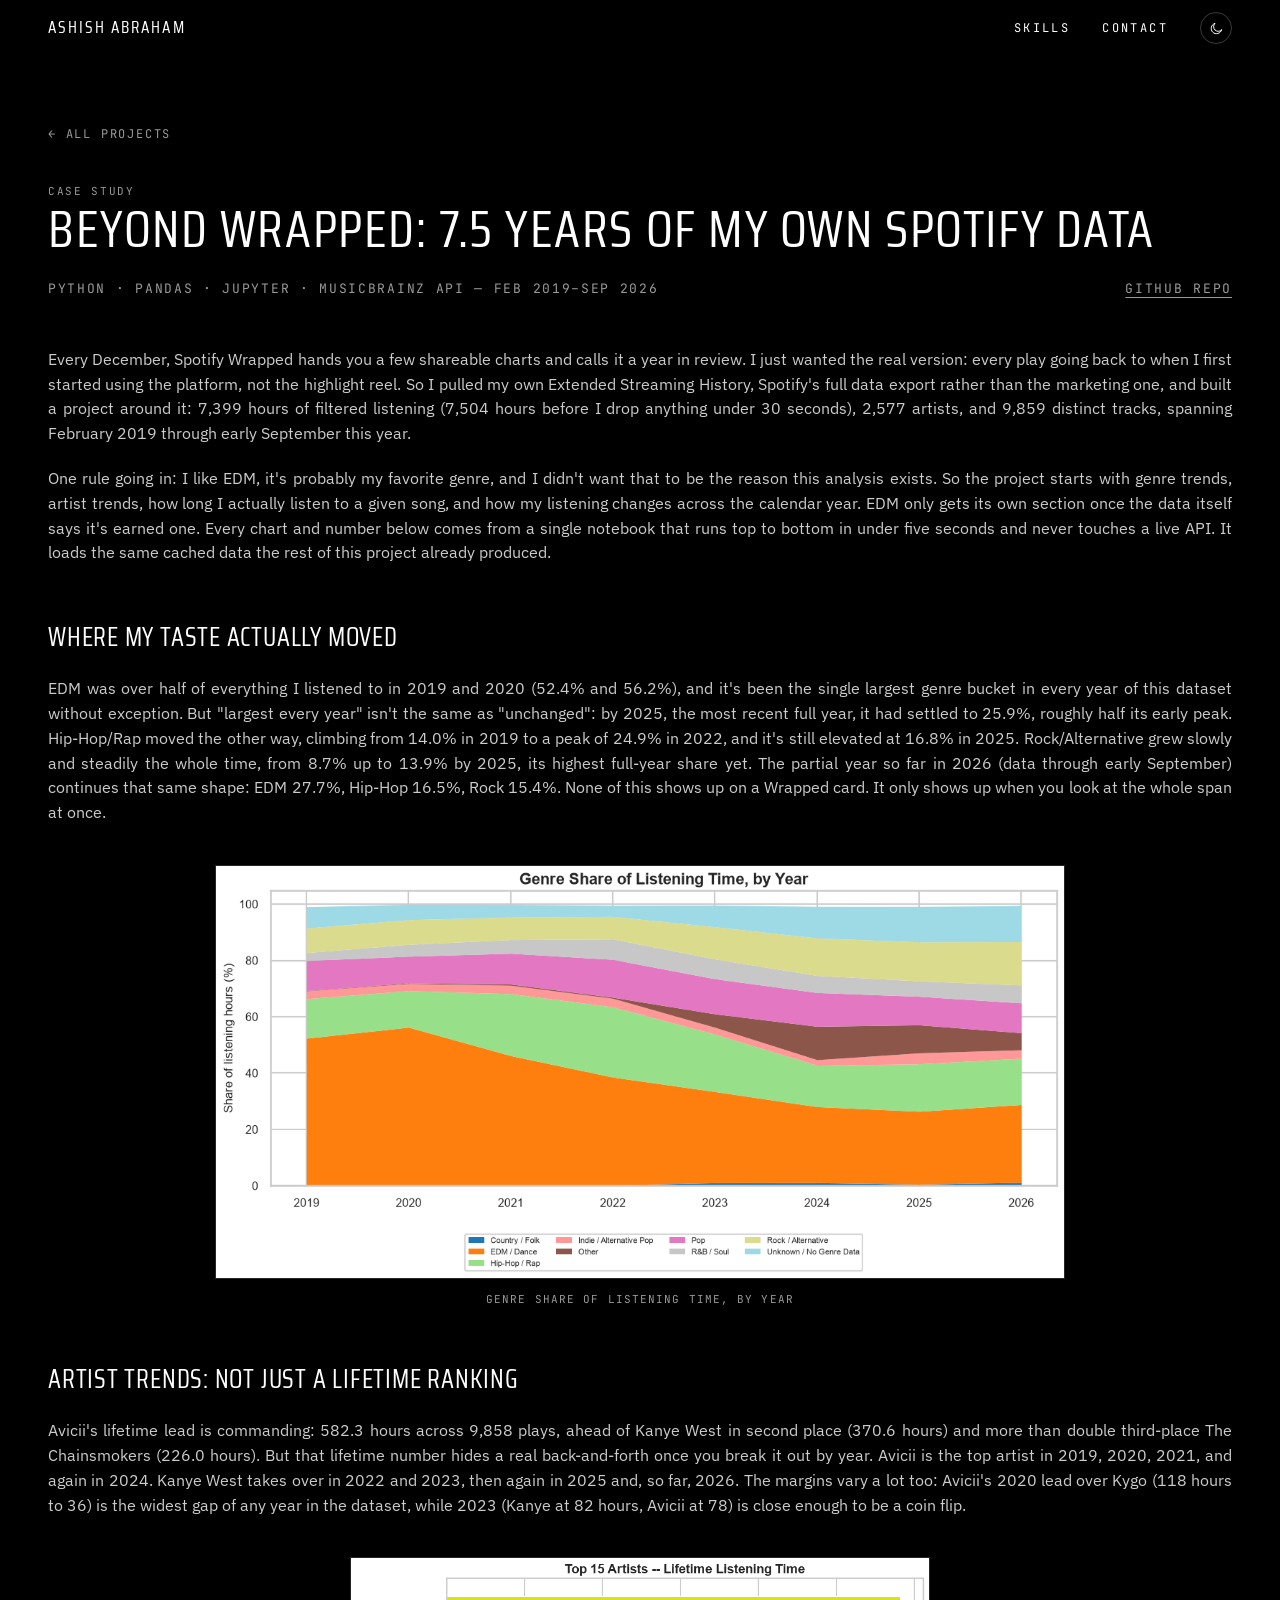
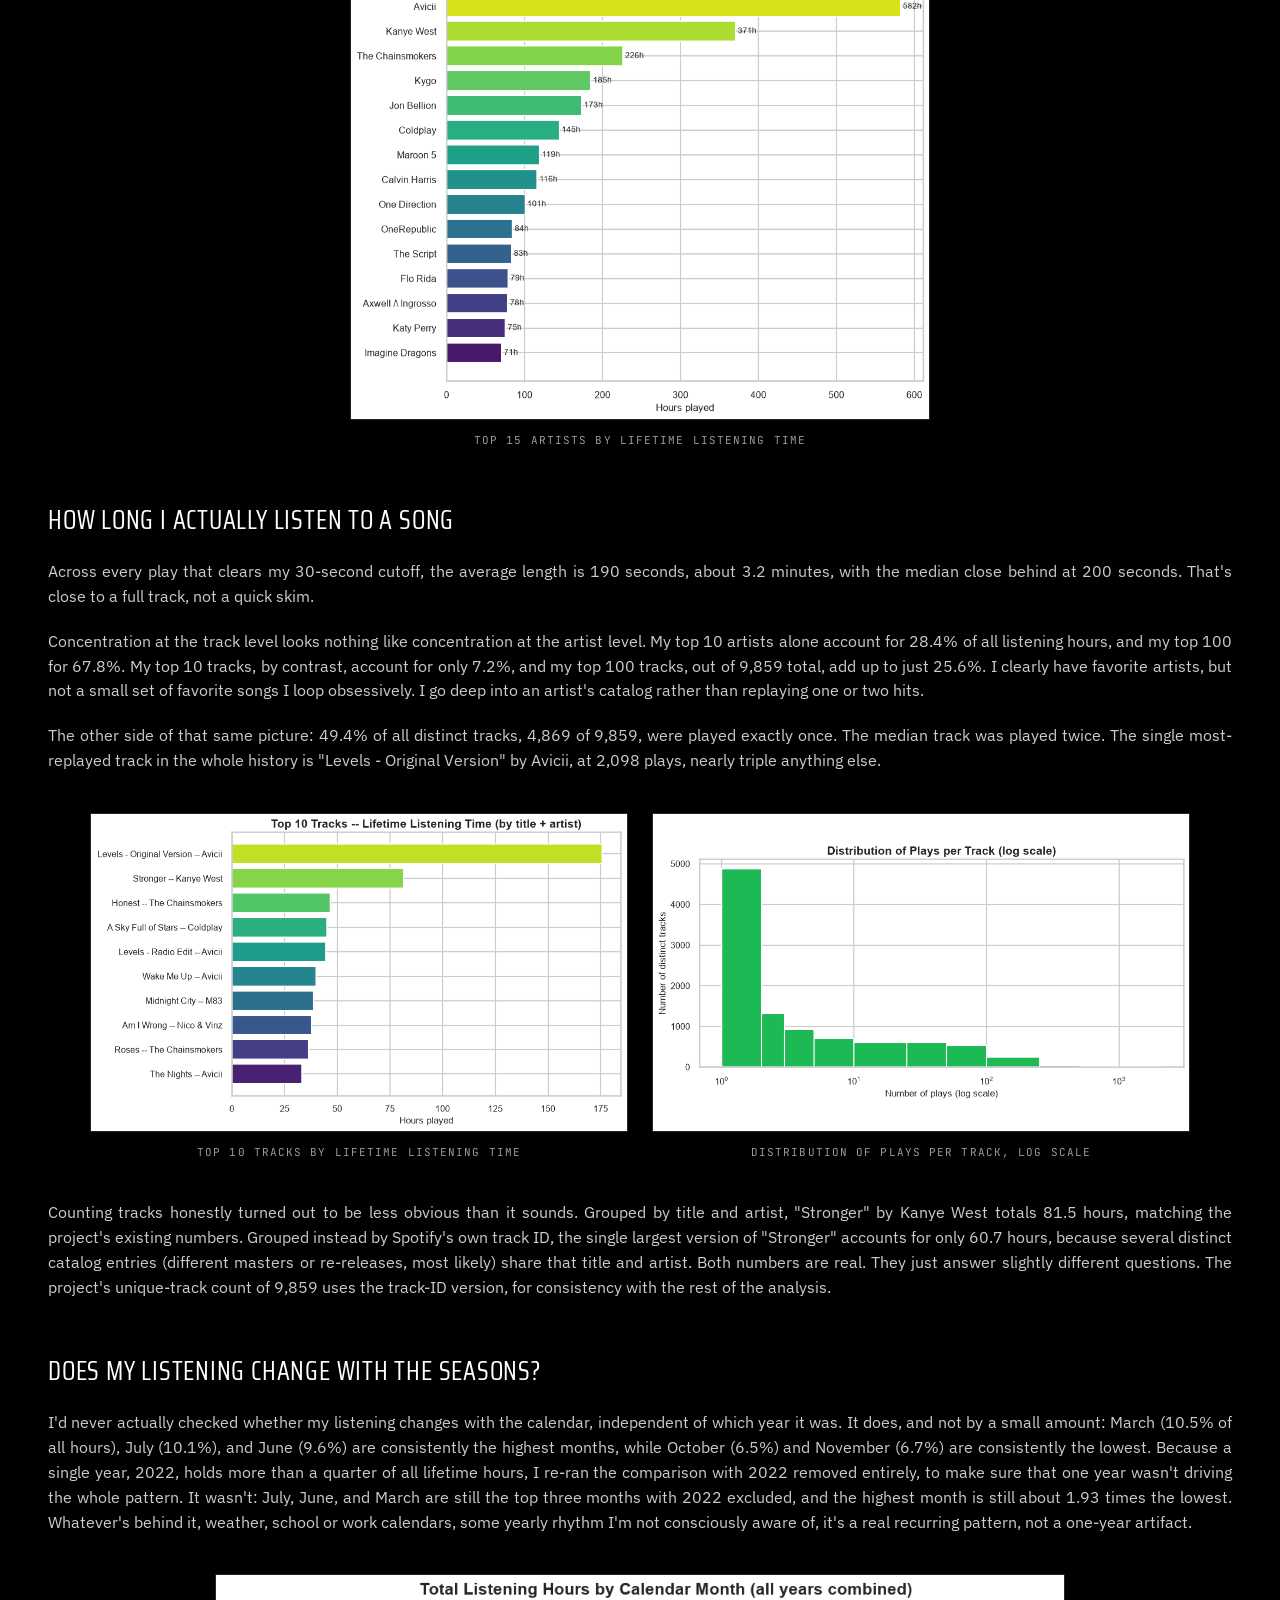
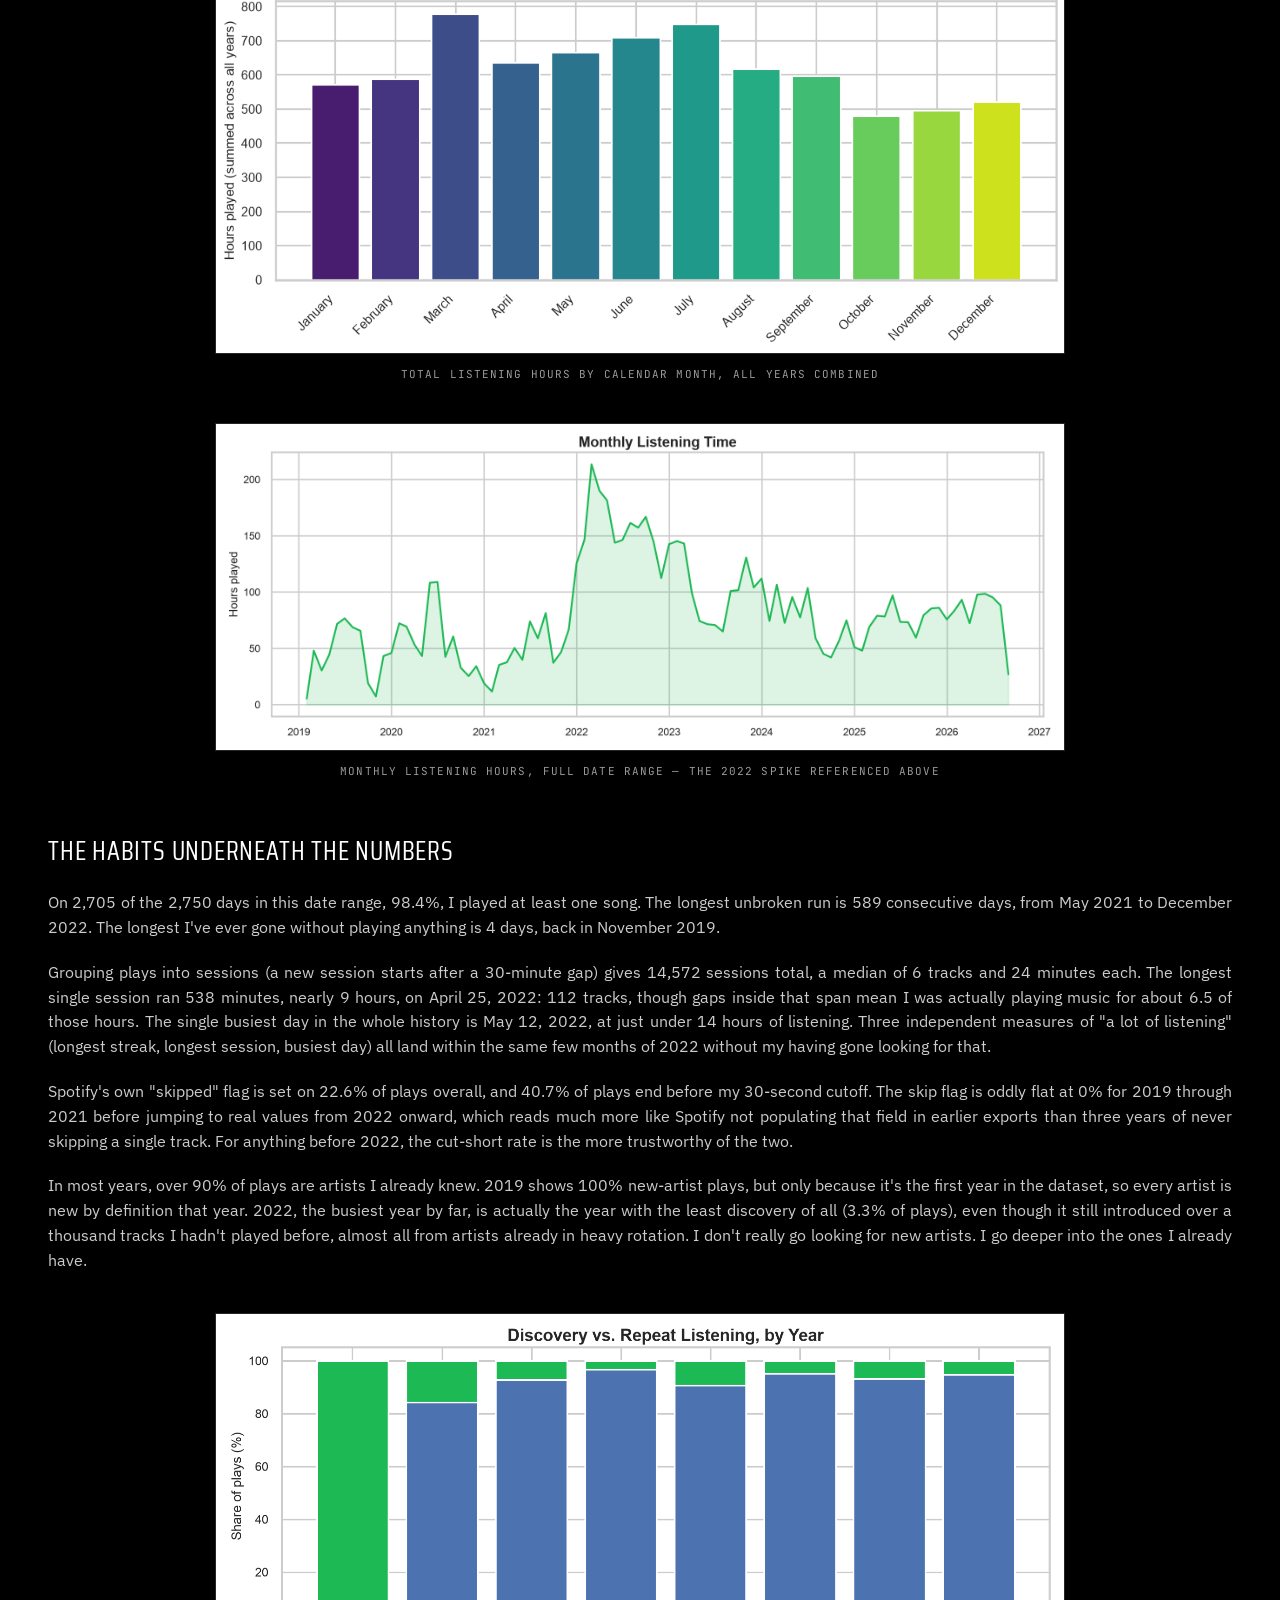
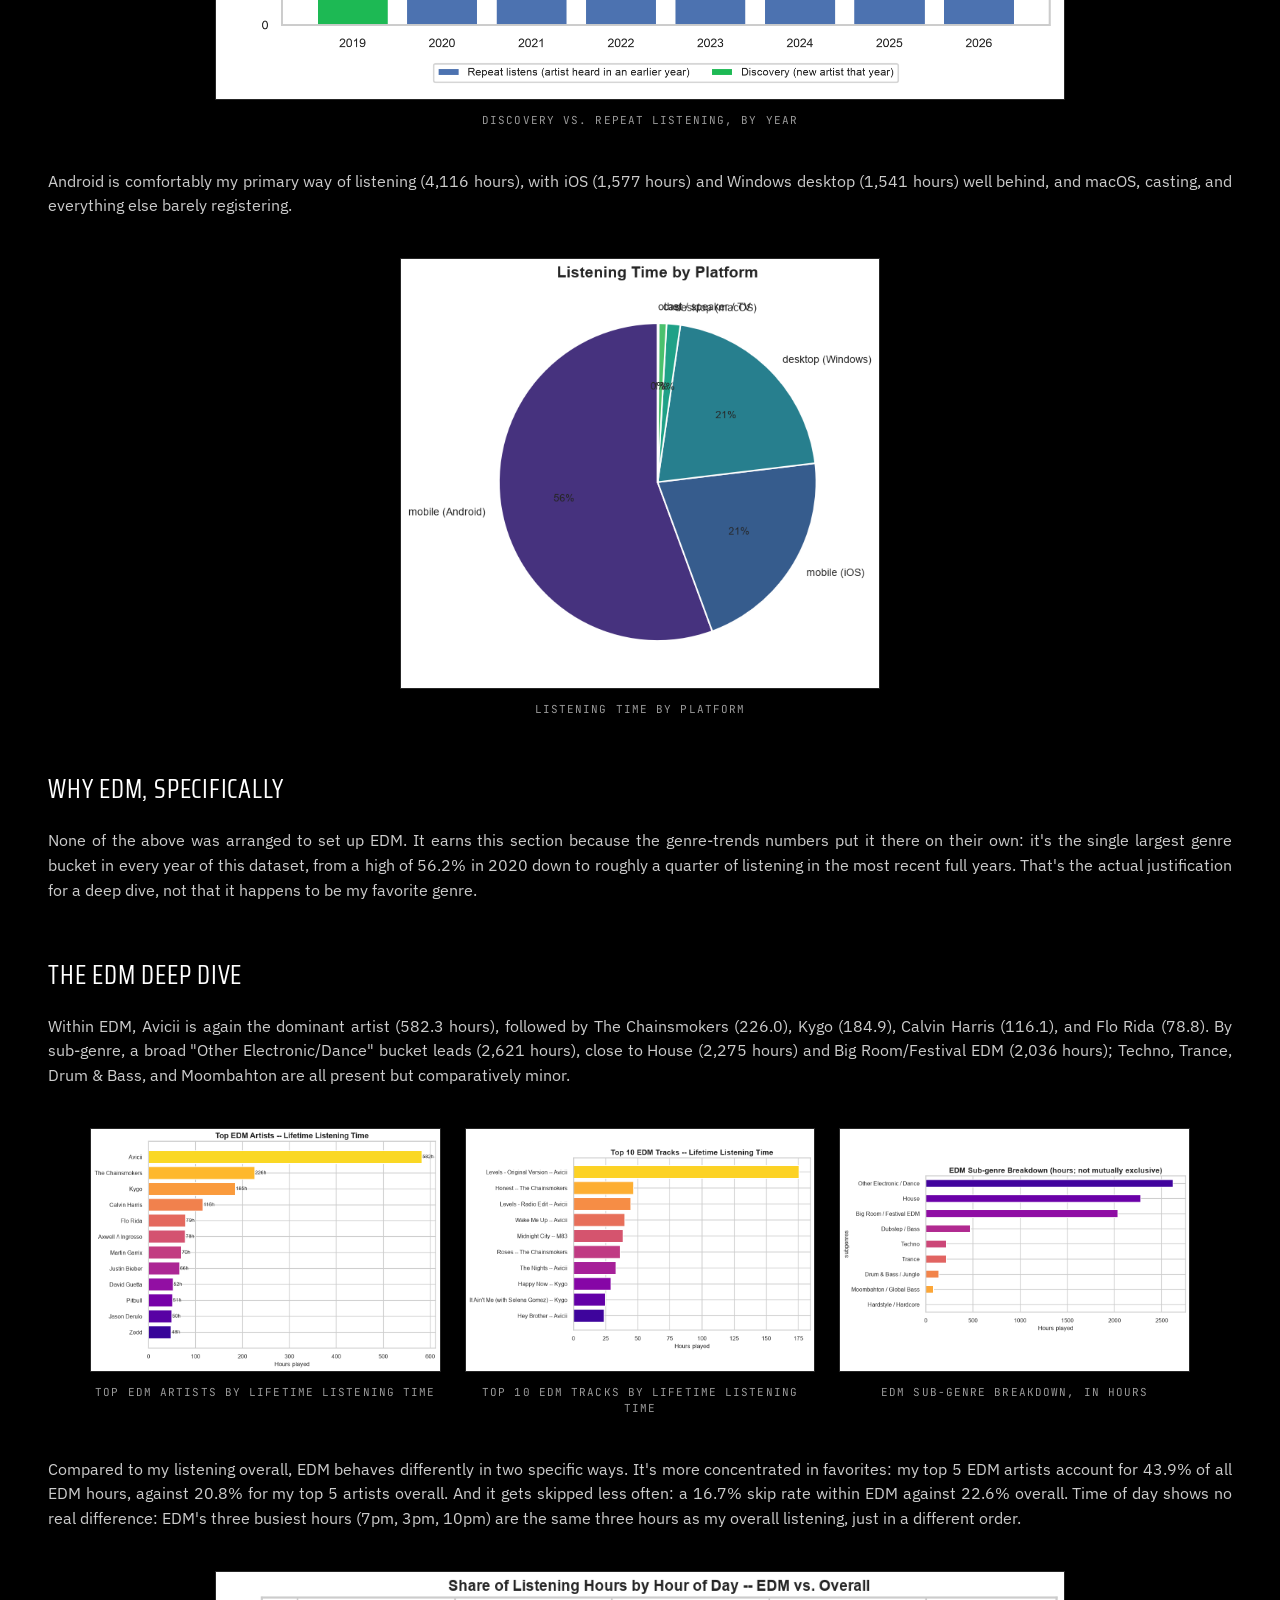
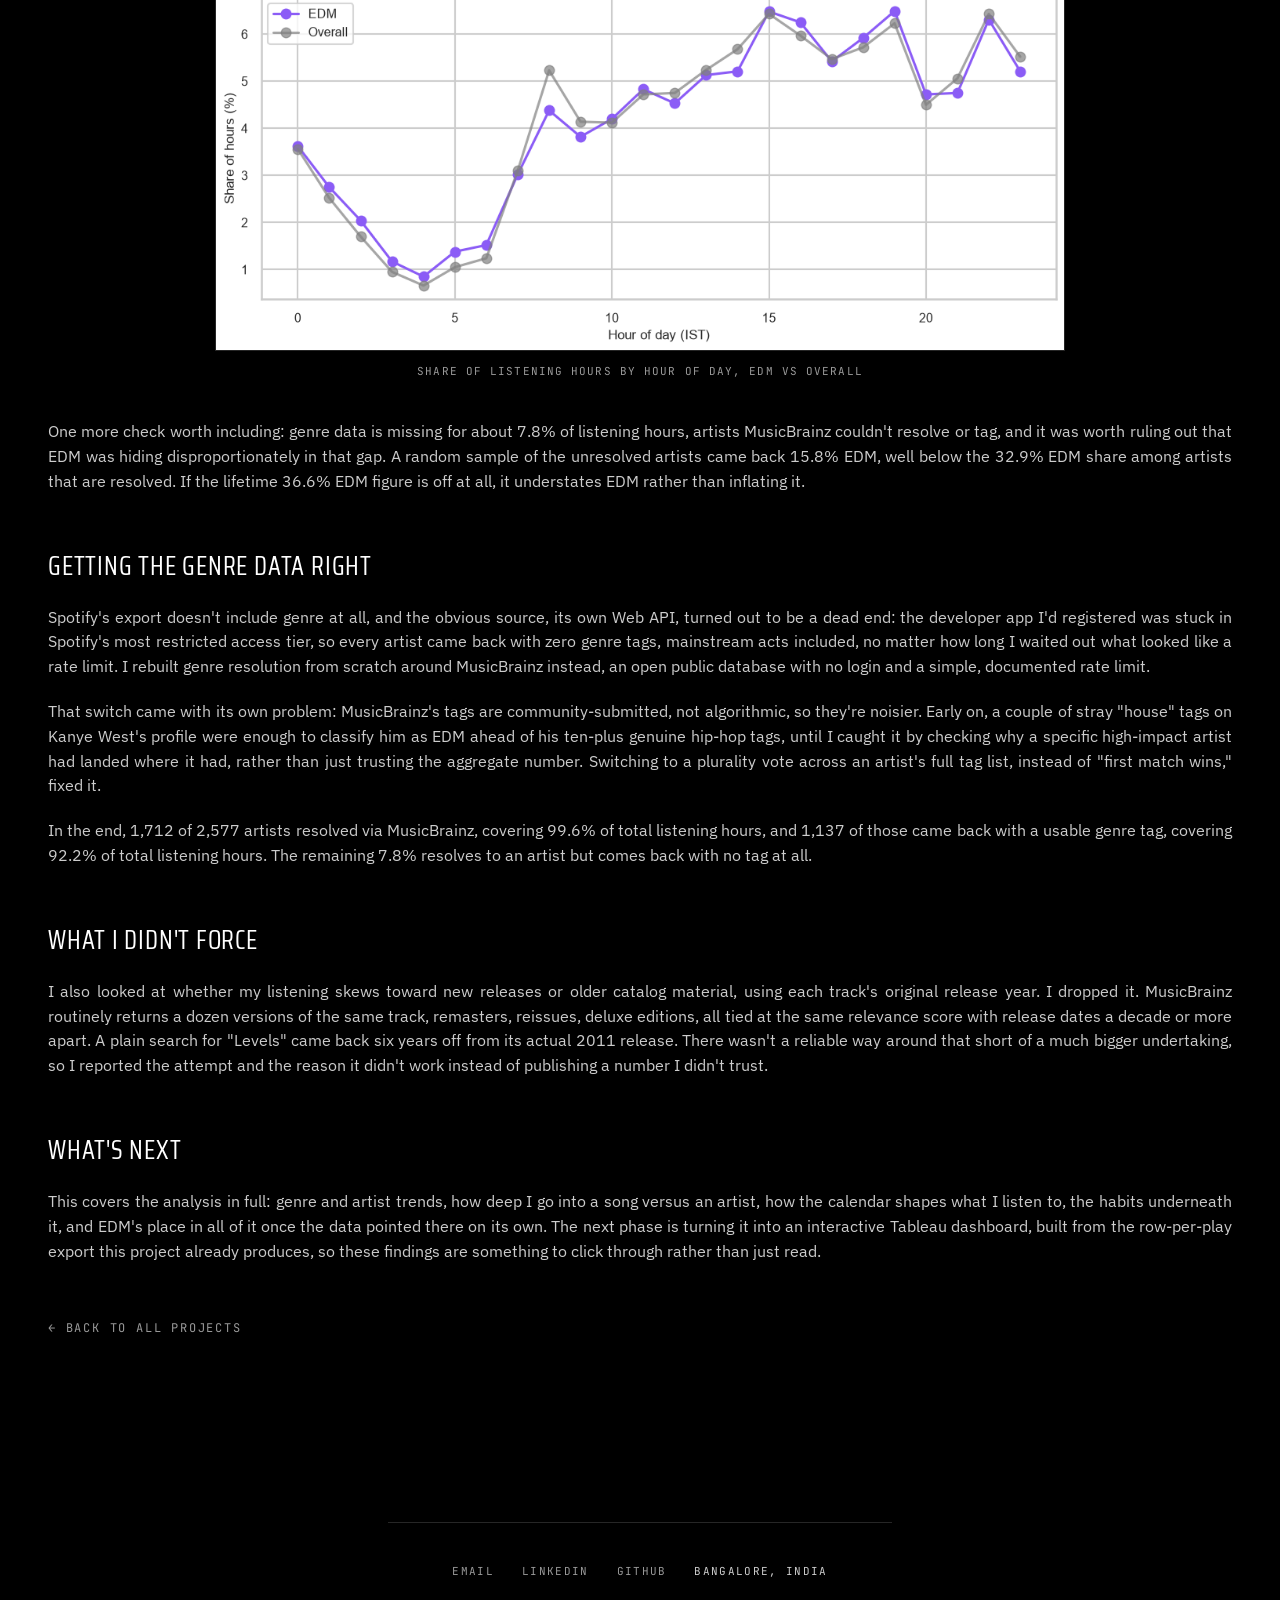
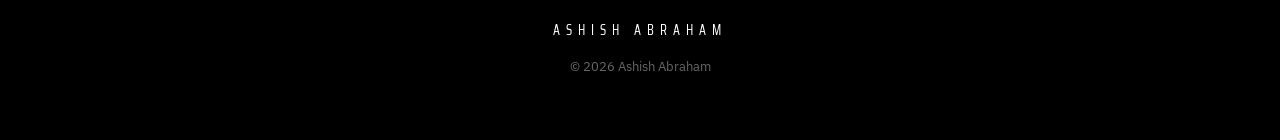
<file: spotify-case-study.html>
<!DOCTYPE html>
<html lang="en">
<head>
<meta charset="UTF-8">
<meta name="viewport" content="width=device-width, initial-scale=1.0">
<meta name="color-scheme" content="dark light">
<script>
  // Applied before first paint to avoid a flash of the wrong theme.
  // Default (no stored choice, or "dark") needs no attribute at all --
  // the base :root tokens in styles.css already are the dark theme.
  (function () {
    try {
      var stored = localStorage.getItem('theme');
      if (stored === 'light') document.documentElement.setAttribute('data-theme', 'light');
    } catch (e) {}
  })();
</script>
<title>Beyond Wrapped: 7.5 Years of My Own Spotify Data — Ashish Abraham</title>
<meta name="description" content="A personal analytics case study on 7.5 years of my own Spotify listening history: genre trends, artist trends, listening depth, seasonality, and an EDM deep dive.">
<meta property="og:title" content="Beyond Wrapped: 7.5 Years of My Own Spotify Data">
<meta property="og:description" content="A personal analytics project on 7.5 years of my own Spotify listening history, exploring genre trends, artist trends, listening depth, and seasonality before EDM earns its own deep dive.">
<meta property="og:type" content="article">
<link rel="icon" href="data:image/svg+xml,%3Csvg xmlns='http://www.w3.org/2000/svg' viewBox='0 0 64 64'%3E%3Crect width='64' height='64' fill='%23000000'/%3E%3Ctext x='32' y='45' font-family='Georgia' font-size='30' font-weight='400' fill='%23ffffff' text-anchor='middle'%3EA%3C/text%3E%3C/svg%3E">
<link rel="preconnect" href="https://fonts.googleapis.com">
<link rel="preconnect" href="https://fonts.gstatic.com" crossorigin>
<link href="https://fonts.googleapis.com/css2?family=Saira+Condensed:wght@400;700&amp;family=IBM+Plex+Sans:wght@400;500;600&amp;family=JetBrains+Mono:wght@400&amp;display=swap" rel="stylesheet">
<link rel="stylesheet" href="styles.css">
</head>
<body>

<a class="g-skip-link" href="#main">Skip to content</a>

<header class="g-nav">
  <div class="g-wrap g-nav-inner">
      <button type="button" class="g-nav-menu-trigger" id="nav-menu-trigger" aria-label="Open menu" aria-expanded="false" aria-controls="nav-mobile-menu">
        <svg class="g-nav-menu-icon" viewBox="0 0 24 24" fill="none" stroke="currentColor" stroke-width="1.6" stroke-linecap="round" aria-hidden="true">
          <path d="M3 6h18M3 12h18M3 18h18"></path>
        </svg>
      </button>
    <a class="g-wordmark is-visible" id="nav-wordmark" href="index.html#top">Ashish Abraham</a>
    <nav class="g-nav-links">
      <a class="g-nav-label" href="index.html#skills">Skills</a>
      <a class="g-nav-label" href="mailto:ajabraham.642@gmail.com">Contact</a>
      <button type="button" class="g-theme-toggle" id="theme-toggle" aria-label="Switch to light theme" aria-pressed="false">
        <svg class="g-theme-icon g-theme-icon--sun" viewBox="0 0 24 24" fill="none" stroke="currentColor" stroke-width="1.6" stroke-linecap="round" aria-hidden="true">
          <circle cx="12" cy="12" r="4.5"></circle>
          <path d="M12 2.5v2.75M12 18.75v2.75M4.22 4.22l1.94 1.94M17.84 17.84l1.94 1.94M2.5 12h2.75M18.75 12h2.75M4.22 19.78l1.94-1.94M17.84 6.16l1.94-1.94"></path>
        </svg>
        <svg class="g-theme-icon g-theme-icon--moon" viewBox="0 0 24 24" fill="none" stroke="currentColor" stroke-width="1.6" stroke-linecap="round" stroke-linejoin="round" aria-hidden="true">
          <path d="M20.2 14.4A8.5 8.5 0 1 1 9.6 3.8a7 7 0 0 0 10.6 10.6Z"></path>
        </svg>
      </button>
    </nav>
  </div>
  <nav class="g-mobile-menu" id="nav-mobile-menu" aria-hidden="true">
    <a class="g-mobile-menu-link" href="index.html#skills">Skills</a>
    <a class="g-mobile-menu-link" href="index.html#projects">Projects</a>
    <a class="g-mobile-menu-link" href="mailto:ajabraham.642@gmail.com">Contact</a>
  </nav>
</header>

<main id="main">
  <section class="g-section g-case-page">
    <div class="g-wrap">
      <a class="g-case-back" href="index.html#projects">&larr; All Projects</a>

      <p class="g-caption-link">Case Study</p>
      <h1 class="g-case-title">Beyond Wrapped: 7.5 Years of My Own Spotify Data</h1>
      <div class="g-case-meta-row">
        <p class="g-case-meta">Python &middot; pandas &middot; Jupyter &middot; MusicBrainz API &mdash; Feb 2019&ndash;Sep 2026</p>
        <a href="https://github.com/AJA642/Spotify-Beyond-Wrapped" class="g-case-links-trigger" target="_blank" rel="noopener">GitHub Repo</a>
      </div>

      <div class="g-case-body">
        <p>Every December, Spotify Wrapped hands you a few shareable charts and calls it a year in review. I just wanted the real version: every play going back to when I first started using the platform, not the highlight reel. So I pulled my own Extended Streaming History, Spotify's full data export rather than the marketing one, and built a project around it: 7,399 hours of filtered listening (7,504 hours before I drop anything under 30 seconds), 2,577 artists, and 9,859 distinct tracks, spanning February 2019 through early September this year.</p>
        <p>One rule going in: I like EDM, it's probably my favorite genre, and I didn't want that to be the reason this analysis exists. So the project starts with genre trends, artist trends, how long I actually listen to a given song, and how my listening changes across the calendar year. EDM only gets its own section once the data itself says it's earned one. Every chart and number below comes from a single notebook that runs top to bottom in under five seconds and never touches a live API. It loads the same cached data the rest of this project already produced.</p>
      </div>

      <h2 class="g-case-subhead">Where my taste actually moved</h2>
      <div class="g-case-body">
        <p>EDM was over half of everything I listened to in 2019 and 2020 (52.4% and 56.2%), and it's been the single largest genre bucket in every year of this dataset without exception. But "largest every year" isn't the same as "unchanged": by 2025, the most recent full year, it had settled to 25.9%, roughly half its early peak. Hip-Hop/Rap moved the other way, climbing from 14.0% in 2019 to a peak of 24.9% in 2022, and it's still elevated at 16.8% in 2025. Rock/Alternative grew slowly and steadily the whole time, from 8.7% up to 13.9% by 2025, its highest full-year share yet. The partial year so far in 2026 (data through early September) continues that same shape: EDM 27.7%, Hip-Hop 16.5%, Rock 15.4%. None of this shows up on a Wrapped card. It only shows up when you look at the whole span at once.</p>
      </div>
      <figure class="g-case-figure">
        <img src="assets/spotify-case-study/01_genre_share_by_year.png" alt="Genre share of listening time, by year">
        <figcaption>Genre share of listening time, by year</figcaption>
      </figure>

      <h2 class="g-case-subhead">Artist trends: not just a lifetime ranking</h2>
      <div class="g-case-body">
        <p>Avicii's lifetime lead is commanding: 582.3 hours across 9,858 plays, ahead of Kanye West in second place (370.6 hours) and more than double third-place The Chainsmokers (226.0 hours). But that lifetime number hides a real back-and-forth once you break it out by year. Avicii is the top artist in 2019, 2020, 2021, and again in 2024. Kanye West takes over in 2022 and 2023, then again in 2025 and, so far, 2026. The margins vary a lot too: Avicii's 2020 lead over Kygo (118 hours to 36) is the widest gap of any year in the dataset, while 2023 (Kanye at 82 hours, Avicii at 78) is close enough to be a coin flip.</p>
      </div>
      <figure class="g-case-figure is-size-sm">
        <img src="assets/spotify-case-study/02_top_artists_lifetime.png" alt="Top 15 artists by lifetime listening time">
        <figcaption>Top 15 artists by lifetime listening time</figcaption>
      </figure>

      <h2 class="g-case-subhead">How long I actually listen to a song</h2>
      <div class="g-case-body">
        <p>Across every play that clears my 30-second cutoff, the average length is 190 seconds, about 3.2 minutes, with the median close behind at 200 seconds. That's close to a full track, not a quick skim.</p>
        <p>Concentration at the track level looks nothing like concentration at the artist level. My top 10 artists alone account for 28.4% of all listening hours, and my top 100 for 67.8%. My top 10 tracks, by contrast, account for only 7.2%, and my top 100 tracks, out of 9,859 total, add up to just 25.6%. I clearly have favorite artists, but not a small set of favorite songs I loop obsessively. I go deep into an artist's catalog rather than replaying one or two hits.</p>
        <p>The other side of that same picture: 49.4% of all distinct tracks, 4,869 of 9,859, were played exactly once. The median track was played twice. The single most-replayed track in the whole history is "Levels - Original Version" by Avicii, at 2,098 plays, nearly triple anything else.</p>
      </div>
      <div class="g-case-figure-grid is-cols-2 is-aspect-tracks">
        <figure class="g-case-figure">
          <img src="assets/spotify-case-study/03_top_tracks_lifetime.png" alt="Top 10 tracks by lifetime listening time">
          <figcaption>Top 10 tracks by lifetime listening time</figcaption>
        </figure>
        <figure class="g-case-figure">
          <img src="assets/spotify-case-study/04_plays_per_track_distribution.png" alt="Distribution of plays per track, log scale">
          <figcaption>Distribution of plays per track, log scale</figcaption>
        </figure>
      </div>
      <div class="g-case-body">
        <p>Counting tracks honestly turned out to be less obvious than it sounds. Grouped by title and artist, "Stronger" by Kanye West totals 81.5 hours, matching the project's existing numbers. Grouped instead by Spotify's own track ID, the single largest version of "Stronger" accounts for only 60.7 hours, because several distinct catalog entries (different masters or re-releases, most likely) share that title and artist. Both numbers are real. They just answer slightly different questions. The project's unique-track count of 9,859 uses the track-ID version, for consistency with the rest of the analysis.</p>
      </div>

      <h2 class="g-case-subhead">Does my listening change with the seasons?</h2>
      <div class="g-case-body">
        <p>I'd never actually checked whether my listening changes with the calendar, independent of which year it was. It does, and not by a small amount: March (10.5% of all hours), July (10.1%), and June (9.6%) are consistently the highest months, while October (6.5%) and November (6.7%) are consistently the lowest. Because a single year, 2022, holds more than a quarter of all lifetime hours, I re-ran the comparison with 2022 removed entirely, to make sure that one year wasn't driving the whole pattern. It wasn't: July, June, and March are still the top three months with 2022 excluded, and the highest month is still about 1.93 times the lowest. Whatever's behind it, weather, school or work calendars, some yearly rhythm I'm not consciously aware of, it's a real recurring pattern, not a one-year artifact.</p>
      </div>
      <figure class="g-case-figure">
        <img src="assets/spotify-case-study/05_seasonality_by_month.png" alt="Total listening hours by calendar month, all years combined">
        <figcaption>Total listening hours by calendar month, all years combined</figcaption>
      </figure>
      <figure class="g-case-figure">
        <img src="assets/spotify-case-study/12_monthly_listening_trend.png" alt="Monthly listening hours across the full date range, February 2019 to September 2026">
        <figcaption>Monthly listening hours, full date range &mdash; the 2022 spike referenced above</figcaption>
      </figure>

      <h2 class="g-case-subhead">The habits underneath the numbers</h2>
      <div class="g-case-body">
        <p>On 2,705 of the 2,750 days in this date range, 98.4%, I played at least one song. The longest unbroken run is 589 consecutive days, from May 2021 to December 2022. The longest I've ever gone without playing anything is 4 days, back in November 2019.</p>
        <p>Grouping plays into sessions (a new session starts after a 30-minute gap) gives 14,572 sessions total, a median of 6 tracks and 24 minutes each. The longest single session ran 538 minutes, nearly 9 hours, on April 25, 2022: 112 tracks, though gaps inside that span mean I was actually playing music for about 6.5 of those hours. The single busiest day in the whole history is May 12, 2022, at just under 14 hours of listening. Three independent measures of "a lot of listening" (longest streak, longest session, busiest day) all land within the same few months of 2022 without my having gone looking for that.</p>
        <p>Spotify's own "skipped" flag is set on 22.6% of plays overall, and 40.7% of plays end before my 30-second cutoff. The skip flag is oddly flat at 0% for 2019 through 2021 before jumping to real values from 2022 onward, which reads much more like Spotify not populating that field in earlier exports than three years of never skipping a single track. For anything before 2022, the cut-short rate is the more trustworthy of the two.</p>
        <p>In most years, over 90% of plays are artists I already knew. 2019 shows 100% new-artist plays, but only because it's the first year in the dataset, so every artist is new by definition that year. 2022, the busiest year by far, is actually the year with the least discovery of all (3.3% of plays), even though it still introduced over a thousand tracks I hadn't played before, almost all from artists already in heavy rotation. I don't really go looking for new artists. I go deeper into the ones I already have.</p>
      <figure class="g-case-figure">
        <img src="assets/spotify-case-study/11_discovery_vs_repeat.png" alt="Share of plays from artists heard in an earlier year versus newly discovered artists, by year">
        <figcaption>Discovery vs. repeat listening, by year</figcaption>
      </figure>
        <p>Android is comfortably my primary way of listening (4,116 hours), with iOS (1,577 hours) and Windows desktop (1,541 hours) well behind, and macOS, casting, and everything else barely registering.</p>
      </div>
      <figure class="g-case-figure is-size-xs">
        <img src="assets/spotify-case-study/06_platform_split.png" alt="Listening time by platform">
        <figcaption>Listening time by platform</figcaption>
      </figure>

      <h2 class="g-case-subhead">Why EDM, specifically</h2>
      <div class="g-case-body">
        <p>None of the above was arranged to set up EDM. It earns this section because the genre-trends numbers put it there on their own: it's the single largest genre bucket in every year of this dataset, from a high of 56.2% in 2020 down to roughly a quarter of listening in the most recent full years. That's the actual justification for a deep dive, not that it happens to be my favorite genre.</p>
      </div>

      <h2 class="g-case-subhead">The EDM deep dive</h2>
      <div class="g-case-body">
        <p>Within EDM, Avicii is again the dominant artist (582.3 hours), followed by The Chainsmokers (226.0), Kygo (184.9), Calvin Harris (116.1), and Flo Rida (78.8). By sub-genre, a broad "Other Electronic/Dance" bucket leads (2,621 hours), close to House (2,275 hours) and Big Room/Festival EDM (2,036 hours); Techno, Trance, Drum &amp; Bass, and Moombahton are all present but comparatively minor.</p>
      </div>
      <div class="g-case-figure-grid is-cols-3 is-aspect-edm">
        <figure class="g-case-figure">
          <img src="assets/spotify-case-study/08_top_edm_artists.png" alt="Top EDM artists by lifetime listening time">
          <figcaption>Top EDM artists by lifetime listening time</figcaption>
        </figure>
        <figure class="g-case-figure">
          <img src="assets/spotify-case-study/07_top_edm_tracks.png" alt="Top 10 EDM tracks by lifetime listening time">
          <figcaption>Top 10 EDM tracks by lifetime listening time</figcaption>
        </figure>
        <figure class="g-case-figure">
          <img src="assets/spotify-case-study/09_edm_subgenre_breakdown.png" alt="EDM sub-genre breakdown, in hours">
          <figcaption>EDM sub-genre breakdown, in hours</figcaption>
        </figure>
      </div>
      <div class="g-case-body">
        <p>Compared to my listening overall, EDM behaves differently in two specific ways. It's more concentrated in favorites: my top 5 EDM artists account for 43.9% of all EDM hours, against 20.8% for my top 5 artists overall. And it gets skipped less often: a 16.7% skip rate within EDM against 22.6% overall. Time of day shows no real difference: EDM's three busiest hours (7pm, 3pm, 10pm) are the same three hours as my overall listening, just in a different order.</p>
      </div>
      <figure class="g-case-figure">
        <img src="assets/spotify-case-study/10_edm_vs_overall_hourly.png" alt="Share of listening hours by hour of day, EDM vs overall">
        <figcaption>Share of listening hours by hour of day, EDM vs overall</figcaption>
      </figure>
      <div class="g-case-body">
        <p>One more check worth including: genre data is missing for about 7.8% of listening hours, artists MusicBrainz couldn't resolve or tag, and it was worth ruling out that EDM was hiding disproportionately in that gap. A random sample of the unresolved artists came back 15.8% EDM, well below the 32.9% EDM share among artists that are resolved. If the lifetime 36.6% EDM figure is off at all, it understates EDM rather than inflating it.</p>
      </div>

      <h2 class="g-case-subhead">Getting the genre data right</h2>
      <div class="g-case-body">
        <p>Spotify's export doesn't include genre at all, and the obvious source, its own Web API, turned out to be a dead end: the developer app I'd registered was stuck in Spotify's most restricted access tier, so every artist came back with zero genre tags, mainstream acts included, no matter how long I waited out what looked like a rate limit. I rebuilt genre resolution from scratch around MusicBrainz instead, an open public database with no login and a simple, documented rate limit.</p>
        <p>That switch came with its own problem: MusicBrainz's tags are community-submitted, not algorithmic, so they're noisier. Early on, a couple of stray "house" tags on Kanye West's profile were enough to classify him as EDM ahead of his ten-plus genuine hip-hop tags, until I caught it by checking why a specific high-impact artist had landed where it had, rather than just trusting the aggregate number. Switching to a plurality vote across an artist's full tag list, instead of "first match wins," fixed it.</p>
        <p>In the end, 1,712 of 2,577 artists resolved via MusicBrainz, covering 99.6% of total listening hours, and 1,137 of those came back with a usable genre tag, covering 92.2% of total listening hours. The remaining 7.8% resolves to an artist but comes back with no tag at all.</p>
      </div>

      <h2 class="g-case-subhead">What I didn't force</h2>
      <div class="g-case-body">
        <p>I also looked at whether my listening skews toward new releases or older catalog material, using each track's original release year. I dropped it. MusicBrainz routinely returns a dozen versions of the same track, remasters, reissues, deluxe editions, all tied at the same relevance score with release dates a decade or more apart. A plain search for "Levels" came back six years off from its actual 2011 release. There wasn't a reliable way around that short of a much bigger undertaking, so I reported the attempt and the reason it didn't work instead of publishing a number I didn't trust.</p>
      </div>

      <h2 class="g-case-subhead">What's next</h2>
      <div class="g-case-body">
        <p>This covers the analysis in full: genre and artist trends, how deep I go into a song versus an artist, how the calendar shapes what I listen to, the habits underneath it, and EDM's place in all of it once the data pointed there on its own. The next phase is turning it into an interactive Tableau dashboard, built from the row-per-play export this project already produces, so these findings are something to click through rather than just read.</p>
      </div>

      <a class="g-case-back" href="index.html#projects" style="margin-top: 3.5rem; margin-bottom: 0;">&larr; Back to All Projects</a>
    </div>
  </section>
</main>

<footer id="contact" class="g-footer">
  <div class="g-wrap">
    <ul class="g-footer-links">
      <li><a href="mailto:ajabraham.642@gmail.com">Email</a></li>
      <li><a href="https://www.linkedin.com/in/ashish-john-abraham-1352b7222/" target="_blank" rel="noopener">LinkedIn</a></li>
      <li><a href="https://github.com/AJA642" target="_blank" rel="noopener">GitHub</a></li>
      <li>Bangalore, India</li>
    </ul>
    <p class="g-footer-wordmark">Ashish Abraham</p>
    <p class="g-footer-fine">&copy; 2026 Ashish Abraham</p>
  </div>
</footer>

<script src="script.js"></script>
</body>
</html>
</file>
<file: styles.css>
/* ---------------------------------------------------------------
   Design tokens — Bugatti system (see Bugatti-design-analysis.md)
   Trinity of proprietary faces substituted per the doc's own guidance:
   Display -> Saira Condensed, Text Regular -> EB Garamond (serif),
   Monospace -> JetBrains Mono.
--------------------------------------------------------------- */
:root {
  --ink:            #ffffff;
  --body:           #cccccc;
  --body-strong:    #e6e6e6;
  --muted:          #999999;
  --muted-soft:     #666666;
  --hairline:       #262626;
  --hairline-strong:#3a3a3a;
  --canvas:         #000000;
  --surface-soft:   #0d0d0d;
  --surface-card:   #141414;
  --surface-elevated:#1f1f1f;
  --on-primary:     #000000;
  --link:           #c3d9f3;
  --accent:         #e06a16;
  --hover-tint:     rgba(255, 255, 255, 0.08);
  --shadow-elevated: rgba(0, 0, 0, 0.45);

  --font-display: 'Saira Condensed', -apple-system, BlinkMacSystemFont, 'Segoe UI', Roboto, sans-serif;
  --font-text:    'IBM Plex Sans', -apple-system, BlinkMacSystemFont, 'Segoe UI', Roboto, sans-serif;
  --font-mono:    'JetBrains Mono', ui-monospace, 'SF Mono', 'Cascadia Mono', monospace;

  --wrap: 1280px;
  --section: 120px;

  --ease-out: cubic-bezier(0.16, 1, 0.3, 1);
}

/* ---------------------------------------------------------------
   Light theme -- same tokens, reversed. Toggled by setting
   data-theme="light" on <html> (see the nav theme button + script.js);
   the base :root above already covers dark, so this is the only
   override block needed.
--------------------------------------------------------------- */
:root[data-theme="light"] {
  --ink:            #0a0a0a;
  --body:           #3d3d3d;
  --body-strong:    #1a1a1a;
  --muted:          #6b6b6b;
  --muted-soft:     #8f8f8f;
  --hairline:       #d9d7d4;
  --hairline-strong:#c2bfbb;
  --canvas:         #f3f2f0;
  --surface-soft:   #ebe9e7;
  --surface-card:   #e4e2df;
  --surface-elevated:#dddbd8;
  --on-primary:     #ffffff;
  --link:           #1d5fa8;
  --accent:         #c85a0f;
  --hover-tint:     rgba(0, 0, 0, 0.045);
  --shadow-elevated: rgba(0, 0, 0, 0.12);
}

/* A soft cross-fade on the handful of elements with a visible fill or
   border, so flipping the toggle reads as a transition rather than a
   hard cut. Transform/opacity-based animations elsewhere (reveal,
   scroll cue) are untouched since this only covers color properties. */
body, .g-nav, .g-footer, .g-btn, .g-highlight-card, .g-card,
.g-case-figure img, .g-case-links-menu, .g-theme-toggle {
  transition: background-color 0.25s ease, color 0.25s ease, border-color 0.25s ease;
}

/* ---------------------------------------------------------------
   Reset
--------------------------------------------------------------- */
*, *::before, *::after { box-sizing: border-box; }
/* scroll-behavior stays "auto": in-page anchor scrolling is animated by
   script.js instead, so its duration/easing is actually controllable
   (native CSS smooth-scroll has no duration knob and fights a JS-driven
   scroll if both are active on the same scrollTo calls). */
html { -webkit-text-size-adjust: 100%; }

#about, #skills, #featured, #projects { scroll-margin-top: 56px; }
body, h1, h2, h3, p, dl, dd, dt, ul, li { margin: 0; }
ul { padding: 0; list-style: none; }
img { max-width: 100%; display: block; }
button { font: inherit; color: inherit; background: none; border: 0; }
a { color: inherit; text-decoration: none; }

/* ---------------------------------------------------------------
   Scroll reveal — sections fade/lift in as they enter the viewport
   (script.js toggles .is-visible via IntersectionObserver)
--------------------------------------------------------------- */
.reveal {
  opacity: 0;
  transform: translateY(14px);
  transition: opacity 0.7s var(--ease-out), transform 0.7s var(--ease-out);
}
.reveal.is-visible {
  opacity: 1;
  transform: translateY(0);
}

@media (prefers-reduced-motion: reduce) {
  *, *::before, *::after { transition-duration: 0.001ms !important; }
}

/* ---------------------------------------------------------------
   Base — canvas colour comes entirely from the --canvas token, so
   the light theme above is a straight token swap, not a parallel
   stylesheet.
--------------------------------------------------------------- */
body {
  background: var(--canvas);
  color: var(--body);
  font-family: var(--font-text);
  font-weight: 400;
  font-size: 1rem; /* 16px */
  line-height: 1.5;
}

.g-wrap {
  max-width: var(--wrap);
  margin-inline: auto;
  padding-inline: clamp(1.25rem, 5vw, 3rem);
}

/* ---------------------------------------------------------------
   Accessibility
--------------------------------------------------------------- */
.g-skip-link {
  position: absolute;
  left: 1rem;
  top: -3rem;
  background: var(--ink);
  color: var(--on-primary);
  padding: 0.6rem 1rem;
  font-family: var(--font-mono);
  font-size: 0.75rem;
  letter-spacing: 0.1em;
  border-radius: 9999px;
  z-index: 100;
  transition: top 0.2s ease;
}
.g-skip-link:focus { top: 1rem; }

a:focus-visible,
button:focus-visible,
.g-skip-link:focus-visible {
  outline: 1px solid var(--ink);
  outline-offset: 3px;
}

/* ---------------------------------------------------------------
   Top nav — wordmark / Skills / Contact
   The bar itself is always present. Its left slot starts empty on
   the landing view; the hero's "Ashish Abraham" line lives there
   instead. Once that line scrolls up and out from behind the nav's
   reserved space, the nav's own wordmark fades in on the left —
   reversed on scroll back up. See the IntersectionObserver in
   script.js.
--------------------------------------------------------------- */
.g-nav {
  position: sticky;
  top: 0;
  z-index: 30;
  height: 56px;
  background: var(--canvas);
}

.g-nav-inner {
  height: 56px;
  display: flex;
  align-items: center;
  justify-content: space-between;
}

.g-nav-label {
  font-family: var(--font-mono);
  font-size: 0.75rem;
  font-weight: 400;
  letter-spacing: 0.2em;
  text-transform: uppercase;
  color: var(--ink);
}
.g-nav-label:hover { color: var(--link); }

.g-nav-links { display: flex; align-items: center; gap: 2rem; }

/* Theme toggle -- small outlined icon button, same visual language as
   the hero's scroll cue (circle, 1px --ink border). Shows the sun icon
   when light mode is active and the moon icon when dark mode is active;
   script.js swaps the html[data-theme] attribute and this follows it
   purely in CSS, no class toggling needed on the button itself. */
.g-theme-toggle {
  display: inline-flex;
  align-items: center;
  justify-content: center;
  width: 32px;
  height: 32px;
  border-radius: 9999px;
  border: 1px solid var(--hairline-strong);
  color: var(--ink);
  cursor: pointer;
  flex-shrink: 0;
}
.g-theme-toggle:hover { background: var(--hover-tint); border-color: var(--ink); }

.g-theme-icon {
  width: 15px;
  height: 15px;
}
.g-theme-icon--sun { display: none; }
.g-theme-icon--moon { display: block; }
:root[data-theme="light"] .g-theme-icon--sun { display: block; }
:root[data-theme="light"] .g-theme-icon--moon { display: none; }

/* Same swap pattern, generalised for any other asset that only reads
   correctly against one background (currently the University of
   Birmingham crest and the Spotify project-card photo, which each
   ship a dark-background and a light-background version). */
.g-theme-asset.g-theme-asset--light { display: none; }
:root[data-theme="light"] .g-theme-asset.g-theme-asset--dark { display: none; }
:root[data-theme="light"] .g-theme-asset.g-theme-asset--light { display: block; }

.g-nav-menu-trigger {
  display: none;
  align-items: center;
  justify-content: center;
  width: 32px;
  height: 32px;
  border-radius: 9999px;
  border: 1px solid var(--hairline-strong);
  background: none;
  padding: 0;
  color: var(--ink);
  cursor: pointer;
  flex-shrink: 0;
}
.g-nav-menu-trigger:hover { background: var(--hover-tint); border-color: var(--ink); }
.g-nav-menu-icon { width: 16px; height: 16px; }

/* Phone dropdown for Skills / Projects / Contact -- hidden entirely above
   the 767px breakpoint, where the plain nav-links row still handles it. */
.g-mobile-menu { display: none; }

.g-wordmark {
  font-family: var(--font-display);
  font-size: 1.0625rem;
  font-weight: 400;
  letter-spacing: 0.38em;
  text-transform: uppercase;
  color: var(--ink);
}

/* Only the nav's own wordmark fades in/out (see script.js); the hero's
   copy of it is always shown — it's what's visible before that handoff. */
#nav-wordmark {
  letter-spacing: 0.12em;
  opacity: 0;
  pointer-events: none;
  transition: opacity 0.25s ease;
}
#nav-wordmark.is-visible {
  opacity: 1;
  pointer-events: auto;
}
@media (prefers-reduced-motion: reduce) {
  #nav-wordmark { transition: none; }
}

/* ---------------------------------------------------------------
   Buttons — transparent pill, 1px white outline; the ONLY
   rounded element in the system besides icon buttons
--------------------------------------------------------------- */
.g-btn {
  display: inline-flex;
  align-items: center;
  justify-content: center;
  height: 44px;
  padding: 14px 32px;
  border-radius: 9999px;
  border: 1px solid var(--ink);
  background: transparent;
  font-family: var(--font-mono);
  font-size: 0.875rem;
  font-weight: 400;
  letter-spacing: 0.18em;
  text-transform: uppercase;
  color: var(--ink);
  cursor: pointer;
  transition: background-color 0.2s ease, color 0.2s ease, opacity 0.2s ease;
}
.g-btn:hover { background: var(--hover-tint); }

.g-btn-disabled {
  border-color: var(--hairline-strong);
  color: var(--muted);
  cursor: not-allowed;
}
.g-btn-disabled:hover { background: transparent; }

.g-text-link {
  font-family: var(--font-text);
  font-size: 1rem;
  color: var(--link);
  text-decoration: underline;
}

.g-caption-link {
  font-family: var(--font-mono);
  font-size: 0.6875rem;
  letter-spacing: 0.15em;
  text-transform: uppercase;
  color: var(--muted);
}
a.g-caption-link:hover { color: var(--ink); }

/* ---------------------------------------------------------------
   Hero — pure black, uppercase display-xl, generous rhythm
--------------------------------------------------------------- */
.g-hero {
  position: relative;
  display: flex;
  align-items: center;
  min-height: calc(100vh - 56px);
  padding-block: 64px;
}

/* scroll cue — small outlined circle + chevron, centered at the
   bottom of the hero, nudging the visitor to keep scrolling */
.g-scroll-cue {
  position: absolute;
  left: 50%;
  bottom: 76px;
  transform: translateX(-50%);
  display: flex;
  align-items: center;
  justify-content: center;
  width: 44px;
  height: 44px;
  border-radius: 9999px;
  border: 1px solid var(--ink);
  color: var(--ink);
  animation: g-scroll-cue-bounce 2.2s ease-in-out infinite;
  transition: background-color 0.2s ease, border-color 0.2s ease, opacity 0.3s ease;
}
.g-scroll-cue:hover { background: var(--hover-tint); }
.g-scroll-cue.is-hidden { opacity: 0; pointer-events: none; }

@keyframes g-scroll-cue-bounce {
  0%, 100% { transform: translate(-50%, 0); }
  50% { transform: translate(-50%, 6px); }
}

@media (prefers-reduced-motion: reduce) {
  .g-scroll-cue { animation: none; }
}
/* the flex item would otherwise shrink to its content width and get
   centered by its own auto margins — force it full-width so its
   max-width + margin-inline:auto centers it exactly like every other
   section's .g-wrap, keeping the content's left edge in line with
   About/Skills/etc. below, while the row still centers it vertically */
.g-hero > .g-wrap { width: 100%; margin-top: -36px; }

.g-hero-title {
  font-family: var(--font-display);
  font-weight: 400;
  line-height: 1.1;
  letter-spacing: 0.06em;
  text-transform: uppercase;
}

.g-hero-title-accent {
  display: block;
  white-space: nowrap;
  font-size: clamp(2.75rem, 7.4vw, 4.75rem);
  color: var(--accent);
}

.g-hero-title-sub {
  display: block;
  white-space: nowrap;
  margin-top: 0.35em;
  font-size: clamp(1.35rem, 3.2vw, 1.85rem);
  letter-spacing: 0.05em;
  color: var(--ink);
}

.g-hero-title-sub--place {
  margin-top: 0.6em;
  font-size: clamp(1.1rem, 2.5vw, 1.45rem);
}

/* Bold in the hero body; the nav's copy of the wordmark stays the regular weight. */
.g-hero-name { display: block; margin-bottom: 1rem; font-weight: 700; }
#featured > .g-wrap > .g-caption-link { display: block; margin-bottom: 0.75rem; }
#featured > .g-wrap > .g-card-meta { display: block; margin-bottom: 2rem; }

.g-hero-caption {
  margin-top: 1.75rem;
  font-family: var(--font-mono);
  font-size: 0.8125rem;
  letter-spacing: 0.13em;
  text-transform: uppercase;
  color: var(--muted);
  max-width: 50ch;
}

.g-hero-actions {
  display: flex;
  flex-wrap: wrap;
  gap: 1.25rem;
  margin-top: 2.75rem;
}
.g-hero-actions .g-btn {
  height: 50px;
  padding: 14px 36px;
  font-size: 0.9375rem;
}

/* spec-cell — used for the hero + featured stat rows */
.g-spec-row {
  display: flex;
  gap: 2rem;
  margin-top: 3rem;
}
.g-spec-cell { padding-top: 1.5rem; border-top: 1px solid var(--hairline); }
.g-spec-value {
  display: block;
  font-family: var(--font-display);
  font-size: 1.25rem;
  font-weight: 400;
  letter-spacing: 0.02em;
  color: var(--ink);
}
.g-spec-label {
  display: block;
  margin-top: 0.4rem;
  font-family: var(--font-mono);
  font-size: 0.6875rem;
  letter-spacing: 0.15em;
  text-transform: uppercase;
  color: var(--muted);
}

/* highlight-card — elevates a project's stat row + key finding out of the
   flat page, borrowed from the default theme's "Project Highlights" card
   but kept dark/bordered instead of switching to a white surface */
.g-highlight-card {
  margin-top: 3rem;
  padding: 1.75rem;
  background: var(--surface-elevated);
  border: 1px solid var(--hairline-strong);
}
/* bleeds an image to the card's own edges, ahead of the stat row.
   Aspect ratio matches the source image's own crop (pre-letterboxed
   at 1536×692) so object-fit: cover never re-crops into its subject. */
.g-highlight-media {
  margin: -1.75rem -1.75rem 1.75rem;
  aspect-ratio: 1536 / 692;
  overflow: hidden;
  background: var(--surface-soft);
}
.g-highlight-media img { width: 100%; height: 100%; object-fit: cover; display: block; }
/* as the right-hand column of a split grid (featured project), it should
   start flush with the description rather than carry its stacked margin */
.g-feature-grid > .g-highlight-card { margin-top: 0; }
.g-highlight-card .g-spec-row { margin-top: 0; }
.g-highlight-card .g-spec-cell { border-top: none; padding-top: 0; }
.g-highlight-note {
  margin-top: 1.5rem;
  padding-top: 1.5rem;
  border-top: 1px solid var(--hairline);
  font-family: var(--font-text);
  font-size: 0.9375rem;
  color: var(--body-strong);
}
.g-highlight-note strong {
  display: block;
  margin-bottom: 0.3rem;
  font-family: var(--font-mono);
  font-size: 0.6875rem;
  letter-spacing: 0.15em;
  text-transform: uppercase;
  color: var(--muted);
  font-weight: 400;
}

/* g-feature-photo — plain image, no card surface/stats, used when the
   featured project's stats are folded into the description instead.
   No forced aspect-ratio/cover crop here — the image renders at its
   own natural proportions, in full, at the column's width. */
.g-feature-photo { display: block; background: var(--surface-soft); height: 100%; overflow: hidden; }
.g-feature-photo img { width: 100%; height: 100%; object-fit: cover; display: block; }

/* ---------------------------------------------------------------
   Section rhythm — 120px, the whitespace IS the brand
--------------------------------------------------------------- */
.g-section { padding-block: var(--section); }

.g-section-title {
  font-family: var(--font-display);
  font-size: clamp(1.75rem, 4vw, 3rem); /* 48px */
  font-weight: 400;
  line-height: 1.15;
  letter-spacing: 0.045em;
  text-transform: uppercase;
  color: var(--ink);
  margin-bottom: 2rem;
}

.g-body {
  font-family: var(--font-text);
  font-size: 1rem;
  line-height: 1.5;
  color: var(--body);
  max-width: 66ch;
}
.g-body p + p { margin-top: 1rem; }

/* ---------------------------------------------------------------
   About — two-column: bio + quiet education/experience lockups
   (reuses .g-feature-grid for the column split, widened to 70/30
   via .g-about-grid so the bio gets more room). The side column
   stretches to the bio's full height and space-betweens its two
   blocks, so Education/Experience share the same bottom edge as
   the last line of the bio paragraph.
--------------------------------------------------------------- */
#about .g-body { display: flex; flex-direction: column; justify-content: space-between; text-align: justify; }
#about .g-about-grid { align-items: stretch; }

.g-about-side {
  display: flex;
  flex-direction: column;
  justify-content: space-between;
  gap: 2rem;
}

.g-about-block .g-card-meta { display: block; margin-bottom: 0.85rem; }

.g-credential-list {
  display: flex;
  flex-direction: column;
  gap: 1.1rem;
}

.g-credential {
  display: flex;
  align-items: center;
  gap: 0.85rem;
}

.g-credential-text {
  display: flex;
  flex-direction: column;
  gap: 0.2rem;
}

.g-credential-logo {
  height: 34px;
  width: auto;
  max-width: 130px;
  object-fit: contain;
  flex-shrink: 0;
}

.g-credential-name {
  font-family: var(--font-text);
  font-size: 1rem;
  color: var(--body);
}

.g-credential-role {
  font-family: var(--font-mono);
  font-size: 0.75rem;
  letter-spacing: 0.04em;
  color: var(--muted);
}

/* ---------------------------------------------------------------
   Featured project — hero-photo-band scale, no card surface
--------------------------------------------------------------- */
.g-feature-grid {
  display: grid;
  grid-template-columns: 1fr;
  gap: 2.5rem;
  align-items: stretch;
}

.g-feature-title {
  font-family: var(--font-display);
  font-size: clamp(1.5rem, 3vw, 2rem); /* 32px */
  font-weight: 400;
  letter-spacing: 0.03em;
  text-transform: uppercase;
  color: var(--ink);
  max-width: 34ch;
  margin-bottom: 0.6rem;
}

.g-feature-subtitle {
  display: block;
  margin-top: 0.4em;
  font-family: var(--font-text);
  font-size: 1rem;
  font-weight: 400;
  letter-spacing: normal;
  text-transform: none;
  color: var(--muted);
}

.g-feature-title-link { display: block; text-decoration: none; color: inherit; }
.g-feature-title-link:hover .g-feature-title-text { text-decoration: underline; text-underline-offset: 0.3em; }

.g-feature-copy > .g-card-meta { display: block; margin-bottom: 1.5rem; }

.g-feature-copy p.g-body { color: var(--body); text-align: justify; }
.g-feature-copy p.g-body + p.g-body { margin-top: 1rem; }

.g-feature-actions {
  display: flex;
  flex-wrap: wrap;
  gap: 1rem;
  margin-top: 2.5rem;
}

.g-feature-note {
  margin-top: 1.5rem;
  font-family: var(--font-text);
  font-size: 0.9375rem;
  color: var(--muted);
}

.g-feature-media { background: var(--canvas); margin-top: 3rem; }
.g-feature-media img { width: 100%; }

/* ---------------------------------------------------------------
   Model-photo-card — Other Projects: photo directly on canvas
--------------------------------------------------------------- */
.g-cards-grid {
  display: grid;
  grid-template-columns: repeat(3, 1fr);
  gap: 2.5rem;
}

/* When fewer than 3 project cards are present, keep them at their
   normal column width and centered instead of stretching full-width
   or leaving an empty gap beside them. */
.g-cards-grid:has(> .g-card:only-child) {
  grid-template-columns: minmax(0, calc(33.333% - 1.667rem));
  justify-content: center;
}

.g-cards-grid:has(> .g-card:nth-child(2):last-child) {
  grid-template-columns: repeat(2, minmax(0, calc(33.333% - 1.667rem)));
  justify-content: center;
}

.g-card {
  display: flex;
  flex-direction: column;
  gap: 0.6rem;
  padding: 1rem;
  margin: -1rem;
  border-radius: 6px;
  transition: background-color 0.2s ease;
}
.g-card:hover { background-color: var(--surface-elevated); }

.g-card-media { aspect-ratio: 16 / 9; background: var(--surface-soft); overflow: hidden; }
.g-card-media img { width: 100%; height: 100%; object-fit: cover; }
.g-card-media--placeholder { display: flex; align-items: flex-start; padding: 1rem; }

.g-card-title-link { display: block; text-decoration: none; color: inherit; }
.g-card-title-link:hover .g-card-title { text-decoration: underline; text-underline-offset: 0.25em; }

.g-card-title {
  margin-top: 0.75rem;
  font-family: var(--font-display);
  font-size: 1.5rem;
  font-weight: 400;
  letter-spacing: 0.03em;
  text-transform: uppercase;
  color: var(--ink);
}

.g-card-meta {
  font-family: var(--font-mono);
  font-size: 0.6875rem;
  letter-spacing: 0.15em;
  text-transform: uppercase;
  color: var(--muted);
}

.g-card-desc {
  font-family: var(--font-text);
  font-size: 0.9375rem;
  line-height: 1.5;
  color: var(--body);
}

.g-card-stats {
  display: flex;
  flex-direction: column;
  gap: 0.2rem;
  margin-top: auto;
  padding-top: 0.6rem;
  font-family: var(--font-mono);
  font-size: 0.6875rem;
  letter-spacing: 0.08em;
  text-transform: uppercase;
  color: var(--muted);
}
.g-card-stats strong { color: var(--ink); }

.g-card-links { margin-top: 0.4rem; }

/* ---------------------------------------------------------------
   Skills — career-listing-row pattern
--------------------------------------------------------------- */
.g-skill-row {
  display: flex;
  flex-wrap: wrap;
  justify-content: space-between;
  gap: 1rem;
  padding-block: 24px;
  border-bottom: 1px solid var(--hairline);
}

.g-skill-title {
  font-family: var(--font-display);
  font-size: 1.25rem;
  font-weight: 400;
  letter-spacing: 0.02em;
  text-transform: uppercase;
  color: var(--ink);
}

.g-skill-list { display: flex; flex-wrap: wrap; }
.g-skill-list li {
  font-family: var(--font-mono);
  font-size: 0.875rem;
  letter-spacing: 0.08em;
  text-transform: uppercase;
  color: var(--muted);
}
.g-skill-list li:not(:last-child)::after { content: '/'; margin: 0 0.5rem; color: var(--hairline-strong); }

/* ---------------------------------------------------------------
   Footer
--------------------------------------------------------------- */
.g-footer { background: var(--canvas); padding-block: 64px; text-align: center; }
.g-footer-links {
  display: flex;
  flex-wrap: wrap;
  justify-content: center;
  gap: 0.5rem 1.75rem;
  width: fit-content;
  margin-inline: auto;
  border-top: 1px solid var(--hairline);
  padding-top: 2.5rem;
  padding-inline: 4rem;
  font-family: var(--font-mono);
  font-size: 0.6875rem;
  letter-spacing: 0.12em;
  text-transform: uppercase;
}
.g-footer-links a { color: var(--muted); transition: color 0.2s ease; }
.g-footer-links a:hover { color: var(--ink); }

.g-footer-wordmark {
  margin-top: 2.5rem;
  font-family: var(--font-display);
  font-size: 0.875rem;
  letter-spacing: 0.43em;
  text-transform: uppercase;
  color: var(--ink);
}

.g-footer-fine {
  margin-top: 1rem;
  font-family: var(--font-text);
  font-size: 0.8125rem;
  color: var(--muted-soft);
}

/* ---------------------------------------------------------------
   Project card — centered brand-mark cover (Spotify card), instead
   of a screenshot. Reuses .g-card-media's frame/background.
--------------------------------------------------------------- */
.g-card-media--logo { display: flex; align-items: center; justify-content: center; }
.g-card-media--logo img { width: 88px; height: 88px; object-fit: contain; }

/* ---------------------------------------------------------------
   Case study page (spotify-case-study.html and similar) — a full
   long-form article page, built from the same tokens/classes as
   the rest of the site so it reads as part of it, not bolted on.
--------------------------------------------------------------- */
.g-case-page { padding-top: 64px; }

.g-case-back {
  display: inline-block;
  margin-bottom: 2.5rem;
  font-family: var(--font-mono);
  font-size: 0.75rem;
  letter-spacing: 0.15em;
  text-transform: uppercase;
  color: var(--muted);
}
.g-case-back:hover { color: var(--link); }

.g-case-title {
  font-family: var(--font-display);
  font-size: clamp(2rem, 4.5vw, 3.25rem);
  font-weight: 400;
  line-height: 1.15;
  letter-spacing: 0.03em;
  text-transform: uppercase;
  color: var(--ink);
  margin-bottom: 1.25rem;
}

.g-case-meta-row {
  display: flex;
  justify-content: space-between;
  align-items: center;
  flex-wrap: wrap;
  gap: 1.5rem;
  margin-bottom: 3rem;
}

.g-case-meta {
  margin-bottom: 0;
  font-family: var(--font-mono);
  font-size: 0.8125rem;
  letter-spacing: 0.13em;
  text-transform: uppercase;
  color: var(--muted);
}

/* "Project links" — a single understated text trigger, inline with the
   tech-stack/date line, that glows on hover/focus. On a page with one
   project it's a plain link straight to the GitHub repo; on the featured
   project (two links: a live dashboard and a repo) it opens a small
   dropdown instead of trying to point one link at two destinations. */
.g-case-links {
  position: relative;
  display: inline-block;
}

.g-case-links-trigger {
  display: inline-flex;
  align-items: center;
  gap: 0.4em;
  background: none;
  border: none;
  padding: 0;
  margin: 0;
  cursor: pointer;
  font-family: var(--font-mono);
  font-size: 0.8125rem;
  letter-spacing: 0.13em;
  text-transform: uppercase;
  color: var(--muted);
  text-decoration: underline;
  text-underline-offset: 0.3em;
  text-decoration-color: currentColor;
  transition: color 0.2s ease, text-shadow 0.2s ease;
}

.g-case-links-trigger .g-case-links-caret {
  display: inline-block;
  font-size: 0.7em;
  transition: transform 0.2s ease;
}

.g-case-links-trigger:hover,
.g-case-links-trigger:focus-visible,
.g-case-links.is-open .g-case-links-trigger {
  color: var(--accent);
  text-shadow: 0 0 6px rgba(224, 106, 22, 0.65), 0 0 18px rgba(224, 106, 22, 0.35);
}

.g-case-links.is-open .g-case-links-trigger .g-case-links-caret {
  transform: rotate(180deg);
}

.g-case-links-menu {
  position: absolute;
  top: calc(100% + 0.85rem);
  left: 0;
  z-index: 20;
  display: flex;
  flex-direction: column;
  min-width: 190px;
  gap: 0.2rem;
  padding: 0.4rem;
  background: var(--surface-elevated);
  border: 1px solid var(--hairline-strong);
  border-radius: 8px;
  box-shadow: 0 12px 32px var(--shadow-elevated);
  opacity: 0;
  visibility: hidden;
  transform: translateY(-6px);
  transition: opacity 0.15s ease, transform 0.15s ease, visibility 0.15s;
}

.g-case-links.is-open .g-case-links-menu {
  opacity: 1;
  visibility: visible;
  transform: translateY(0);
}

.g-case-links-menu a {
  display: block;
  padding: 0.6rem 0.75rem;
  border-radius: 5px;
  font-family: var(--font-mono);
  font-size: 0.8125rem;
  letter-spacing: 0.08em;
  text-transform: uppercase;
  color: var(--ink);
  text-decoration: none;
  transition: background 0.15s ease, color 0.15s ease;
}

.g-case-links-menu a:hover,
.g-case-links-menu a:focus-visible {
  background: var(--hover-tint);
  color: var(--accent);
}

.g-case-body p {
  font-family: var(--font-text);
  font-size: 1rem;
  line-height: 1.55;
  color: var(--body);
  text-align: justify;
}
.g-case-body p + p { margin-top: 1.25rem; }

.g-case-subhead {
  margin-top: 3.25rem;
  margin-bottom: 1.25rem;
  font-family: var(--font-display);
  font-size: clamp(1.25rem, 2.4vw, 1.625rem);
  font-weight: 400;
  letter-spacing: 0.03em;
  text-transform: uppercase;
  color: var(--ink);
}

.g-case-figure { max-width: 85ch; margin: 2.5rem auto; }
/* Size modifiers for a single case-study figure that doesn't need the
   full article width (a simpler chart, or one with a lot of empty
   canvas around the actual data, like a pie chart). */
.g-case-figure.is-size-sm { max-width: 58ch; }
.g-case-figure.is-size-xs { max-width: 48ch; }
.g-case-figure img {
  width: 100%;
  display: block;
  background: var(--canvas);
  border: 1px solid var(--hairline);
}
.g-case-figure figcaption {
  margin-top: 0.75rem;
  font-family: var(--font-mono);
  font-size: 0.6875rem;
  letter-spacing: 0.1em;
  text-transform: uppercase;
  text-align: center;
  color: var(--muted);
}

/* Multi-chart case-study figure grids — for a section where several
   same-family chart variants (by position, league, or model) sit
   side by side instead of stacked. */
.g-case-figure-grid {
  max-width: 1100px;
  margin: 2.5rem auto;
  display: grid;
  gap: 2rem 1.5rem;
}
.g-case-figure-grid .g-case-figure {
  margin: 0;
  max-width: none;
}
/* The four SHAP-summary source images don't share one native aspect
   ratio (the Forwards export is squarer than the other three), which
   threw the 2x2 grid rows out of alignment. Lock every image in that
   grid to the more common ratio and letterbox in white so the odd one
   out just gets more surrounding margin instead of a taller cell. */
.g-case-figure-grid.is-cols-4 .g-case-figure img {
  aspect-ratio: 1800 / 1260;
  object-fit: contain;
  background: #ffffff;
}
.g-case-figure-grid.is-aspect-tracks .g-case-figure img {
  aspect-ratio: 982 / 582;
  object-fit: contain;
  background: #ffffff;
}
.g-case-figure-grid.is-aspect-edm .g-case-figure img {
  aspect-ratio: 982 / 682;
  object-fit: contain;
  background: #ffffff;
}
.g-case-figure-grid.is-cols-2 { grid-template-columns: repeat(2, 1fr); }
.g-case-figure-grid.is-cols-3 { grid-template-columns: repeat(3, 1fr); }
.g-case-figure-grid.is-cols-4 { grid-template-columns: repeat(2, 1fr); }
.g-case-figure-grid.is-cols-5 { grid-template-columns: repeat(6, 1fr); }
.g-case-figure-grid.is-cols-5 .g-case-figure { grid-column: span 2; }
.g-case-figure-grid.is-cols-5 .g-case-figure:nth-child(4) { grid-column: 2 / span 2; }
.g-case-figure-grid.is-cols-5 .g-case-figure:nth-child(5) { grid-column: 4 / span 2; }

/* ---------------------------------------------------------------
   Breakpoints
--------------------------------------------------------------- */
@media (min-width: 1024px) {
  .g-feature-grid { grid-template-columns: 1.3fr 1fr; }
  .g-about-grid { grid-template-columns: 3fr 2fr; }
}

@media (max-width: 767px) {
  .g-nav-inner {
    display: grid;
    grid-template-columns: 1fr auto 1fr;
  }
  .g-nav-menu-trigger { display: inline-flex; justify-self: start; }
  #nav-wordmark { justify-self: center; text-align: center; }
  .g-nav-links { justify-self: end; }
  .g-nav-links .g-nav-label { display: none; }

  .g-mobile-menu {
    display: flex;
    flex-direction: column;
    position: absolute;
    top: 56px;
    left: 0;
    right: 0;
    z-index: 25;
    padding: 0.5rem;
    gap: 0.2rem;
    background: var(--surface-elevated);
    border-bottom: 1px solid var(--hairline-strong);
    box-shadow: 0 12px 32px var(--shadow-elevated);
    opacity: 0;
    visibility: hidden;
    transform: translateY(-8px);
    transition: opacity 0.15s ease, transform 0.15s ease, visibility 0.15s;
  }
  .g-nav.is-menu-open .g-mobile-menu {
    opacity: 1;
    visibility: visible;
    transform: translateY(0);
  }
  .g-mobile-menu-link {
    display: block;
    padding: 0.85rem 0.75rem;
    border-radius: 6px;
    font-family: var(--font-mono);
    font-size: 0.8125rem;
    letter-spacing: 0.13em;
    text-transform: uppercase;
    color: var(--ink);
    text-decoration: none;
    transition: background 0.15s ease, color 0.15s ease;
  }
  .g-mobile-menu-link:hover,
  .g-mobile-menu-link:focus-visible {
    background: var(--hover-tint);
    color: var(--accent);
  }

  .g-cards-grid { grid-template-columns: 1fr; }
  .g-hero-actions .g-btn, .g-feature-actions .g-btn { width: 100%; }
  .g-spec-row { flex-wrap: wrap; gap: 1.5rem; }
  .g-skill-row { flex-direction: column; gap: 0.5rem; }

  /* Tighter vertical rhythm — 120px section padding reads as dead
     space once the viewport itself is only ~850px tall. */
  :root { --section: 64px; }

  /* Justified text produces uneven word-gaps once the line is only
     a few words wide; ragged-right reads better on a phone column. */
  #about .g-body,
  .g-feature-copy p,
  .g-case-body p {
    text-align: left;
  }

  /* Hero — bring the name/title up near the top instead of a large
     empty band above it; the scroll cue still anchors to the bottom
     of the (still full-height) hero. */
  .g-hero {
    align-items: flex-start;
    padding-top: 96px;
    padding-bottom: 40px;
  }
  .g-hero > .g-wrap { margin-top: 0; }
  .g-hero-actions { margin-top: 2rem; }

  /* Case-study article — trim the whitespace between figures/subheads
     to match the tighter phone rhythm. */
  .g-case-page { padding-top: 40px; }
  .g-case-back { margin-bottom: 1.75rem; }
  .g-case-meta-row { flex-direction: column; align-items: flex-start; gap: 1.25rem; margin-bottom: 2rem; }
  .g-case-subhead { margin-top: 2.5rem; margin-bottom: 1rem; }
  .g-case-figure { margin: 1.75rem auto; }
  .g-case-figure-grid {
    grid-template-columns: 1fr !important;
    gap: 1.75rem !important;
    margin: 1.75rem auto;
  }
  .g-case-figure-grid .g-case-figure { grid-column: auto !important; }

  /* Highlight card and cards grid — less padding, tighter gap so more
     of each card is visible per scroll. */
  .g-highlight-card { padding: 1.25rem; margin-top: 2rem; }
  .g-highlight-media { margin: -1.25rem -1.25rem 1.25rem; }
  .g-cards-grid { gap: 3rem; }
  .g-card-title { font-size: 1.3rem; }

  /* About/education side column already stacks under the bio at this
     width — tighten the gap above it to match the rest of the page. */
  .g-about-side { margin-top: 0.5rem; gap: 1.5rem; }
}
</file>
